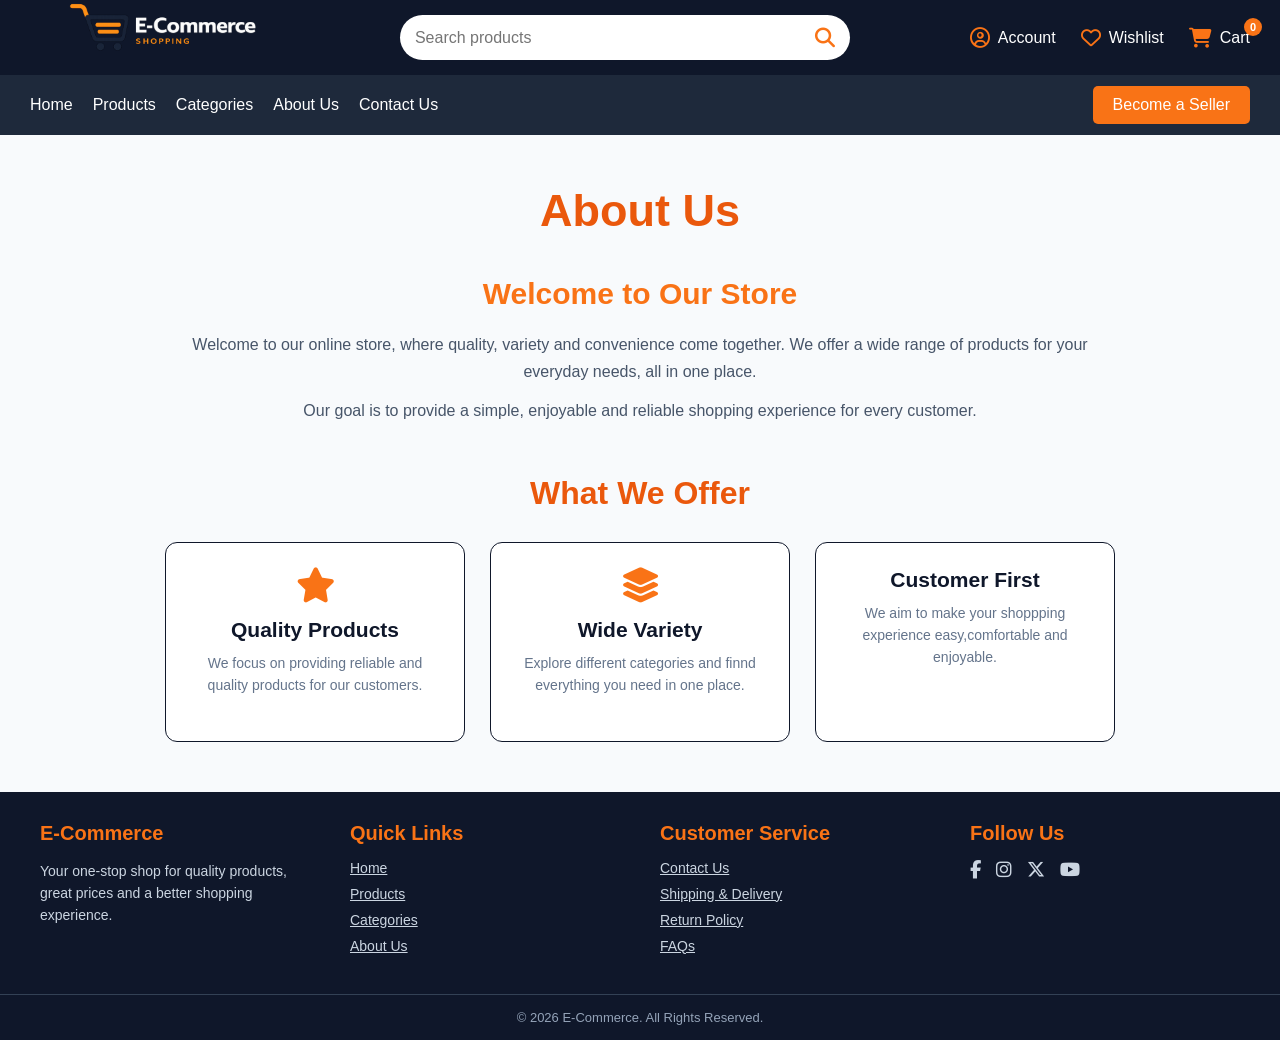
<file: about.html>
<!DOCTYPE html>
<html lang="en">
<head>
    <meta charset="UTF-8">
    <meta name="viewport" content="width=device-width, initial-scale=1.0">
    <title>About Us</title>
    <link rel="stylesheet" href="style.css">
    <link rel="stylesheet" href="https://cdnjs.cloudflare.com/ajax/libs/font-awesome/6.7.2/css/all.min.css">
</head>
<body>
     <header class="header">
        <div class="logo">
<a href="index.html">
                <img src="logo.png" alt="Logo">
            </a>
        </div>

        <div class="search-box">
            <input type="text" placeholder="Search products">
            <i class="fa-solid fa-magnifying-glass search-icon"></i>
        </div>

        <div class="header-icons">
            <a href= "account.html" class="account">
                <i class="fa-regular fa-circle-user"></i>
                <span>Account</span>
            </a>
              <a href="wishlist.html" class="wishlist">
                <i class="fa-regular fa-heart"></i>
                <span>Wishlist</span>
            </a>
           <a href="cart.html" class="cart">
                <i class="fa-solid fa-cart-shopping"></i>
                 <span>Cart</span>
                  <span class="cart-count">0</span>
             </a>
        </div>
    </header>

    <nav class="navbar">
        <ul class="nav-links">
             <li><a href="index.html">Home</a></li>
            <li><a href="products.html">Products</a></li>
            <li><a href="category.html">Categories</a></li>
            <li><a href="about.html">About Us</a></li>
            <li><a href="contact.html">Contact Us</a></li>
        </ul>
         <button class="menu-btn">
            <i class="fa-solid fa-bars"></i>
        </button>

     <button class="seller-btn" onclick="window.location.href='seller.html'">
    Become a Seller
</button>
    </nav>
       <div class="side-menu">

    <button class="close-btn">
        <i class="fa-solid fa-xmark"></i>
    </button>

    <ul>
        <li><a href="index.html">Home</a></li>
        <li><a href="products.html">Products</a></li>
        <li><a href="category.html">Categories</a></li>
        <li><a href="about.html">About Us</a></li>
        <li><a href="contact.html">Contact Us</a></li>
    </ul>

</div>
    <main class="about-page">
        <h1>About Us</h1>
        <section class="about-intro">
            <h2>Welcome to Our Store</h2>
            <p>
                Welcome to our online store, where quality, variety and convenience come together.
            We offer a wide range of products for your everyday needs, all in one place.
            </p>
            <p>
                 Our goal is to provide a simple, enjoyable and reliable shopping experience for
                every customer.
            </p>
        </section>
        <section class="about-features">
            <h2>What We Offer</h2>
            <div class="about-container">
                <div class="about-card">
                    <i class="fa-solid fa-star"></i>
                    <h3>Quality Products</h3>
                    <p> 
                        We focus on providing reliable and quality products for our customers.
                    </p>
                </div>
                <div class="about-card">
                    <i class="fa-solid fa-layer-group"></i>
                    <h3>Wide Variety</h3>
                    <p>
                        Explore different categories and finnd everything you need in one place.
                    </p>
                </div>
                <div class="about-card">
                    <h3>Customer First</h3>
                    <p>
                        We aim to make your shoppping experience easy,comfortable and enjoyable.
                    </p>
                </div>
            </div>
        </section>
    </main>
<footer class="footer">
    <div class=" footer-container">
        <div class="footer-section">
            <h3>E-Commerce</h3>
            <p>Your one-stop shop for quality products,
                great prices and a better shopping experience.</p>
 </div>
 <div class="footer-section">
       <h3>Quick Links</h3>
            <a href="index.html">Home</a>
            <a href="products.html">Products</a>
            <a href="category.html">Categories</a>
            <a href="about.html">About Us</a>
 </div>
 <div class=" footer-section">
     <h3>Customer Service</h3>
            <a href="contact.html">Contact Us</a>
            <a href="shipping.html">Shipping & Delivery</a>
            <a href="return-policy.html">Return Policy</a>
            <a href="faqs.html">FAQs</a>
 </div>
 <div class=" footer-section">
     <h3>Follow Us</h3>

            <div class="social-icons">
                <a href="#"><i class="fa-brands fa-facebook-f"></i></a>
                <a href="#"><i class="fa-brands fa-instagram"></i></a>
                <a href="#"><i class="fa-brands fa-x-twitter"></i></a>
                <a href="#"><i class="fa-brands fa-youtube"></i></a>
 </div>
    </div>
    </div>
    <div class="footer-bottom">
        <p>© 2026 E-Commerce. All Rights Reserved.</p>
    </div>

  </footer>
  <script src="script.js"></script>
</body>
</html>
</file>
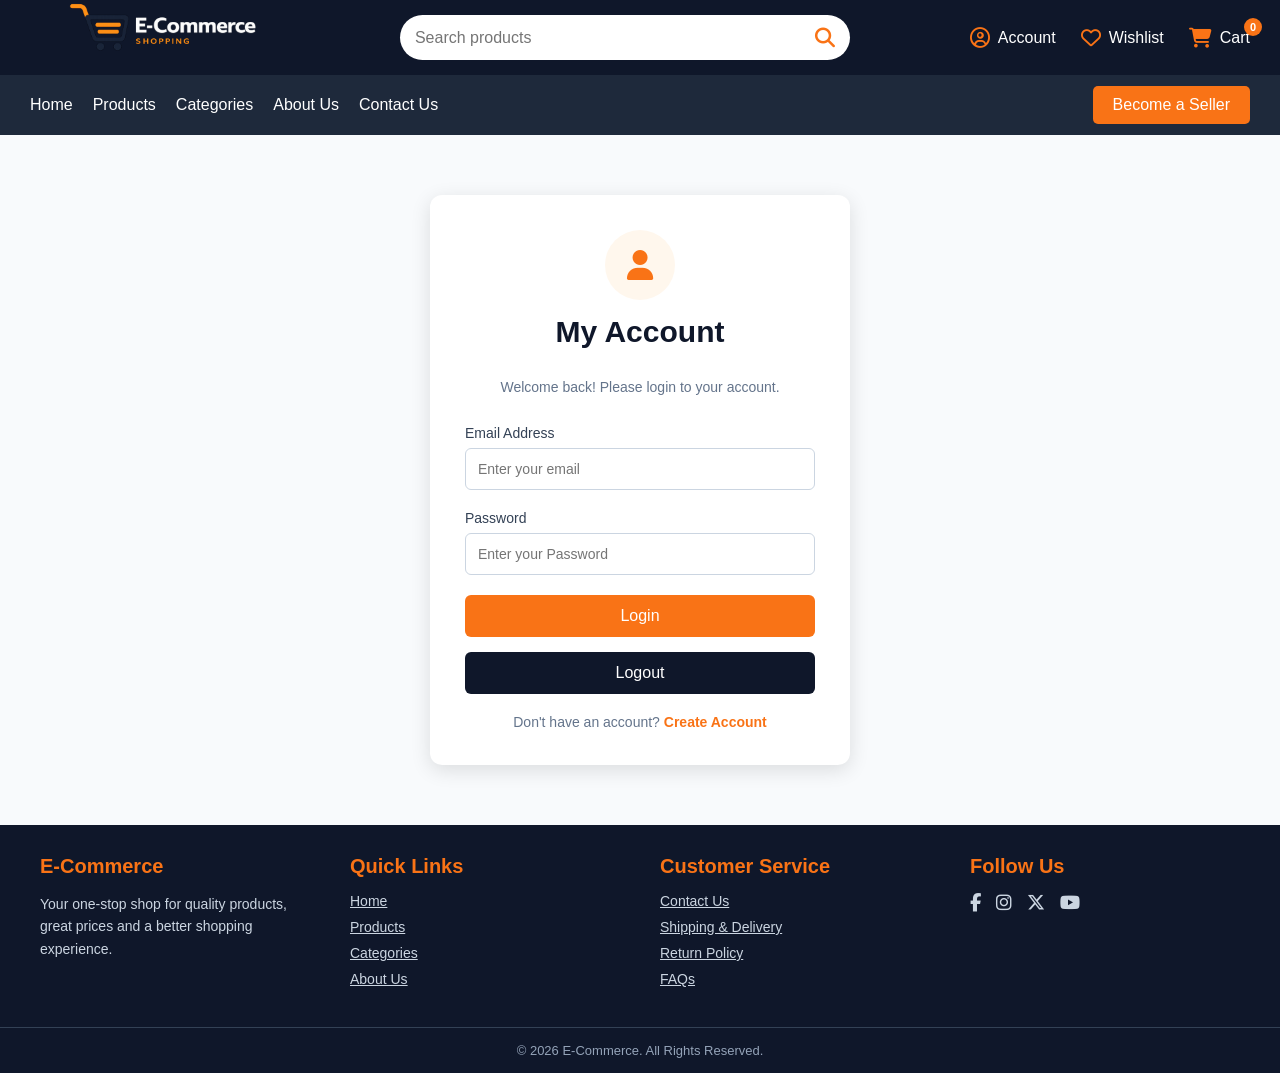
<file: account.html>
<!DOCTYPE html>
<html lang="en">
<head>
    <meta charset="UTF-8">
    <meta name="viewport" content="width=device-width, initial-scale=1.0">
    <title>My Account</title>
     <link rel="stylesheet" href="style.css">
    <link rel="stylesheet" href="https://cdnjs.cloudflare.com/ajax/libs/font-awesome/6.7.2/css/all.min.css">
</head>
<body>
     <header class="header">
        <div class="logo">
<a href="index.html">
                <img src="logo.png" alt="Logo">
            </a>
        </div>

        <div class="search-box">
            <input type="text" placeholder="Search products">
            <i class="fa-solid fa-magnifying-glass search-icon"></i>
        </div>

        <div class="header-icons">
            <a href="account.html" class="account">
                <i class="fa-regular fa-circle-user"></i>
                <span>Account</span>
            </a>
            <a href="wishlist.html" class="wishlist">
                <i class="fa-regular fa-heart"></i>
                <span>Wishlist</span>
            </a>
           <a href="cart.html" class="cart">
                <i class="fa-solid fa-cart-shopping"></i>
                 <span>Cart</span>
                  <span class="cart-count">0</span>
             </a>
        </div>
    </header>

    <nav class="navbar">
        <ul class="nav-links">
             <li><a href="index.html">Home</a></li>
            <li><a href="products.html">Products</a></li>
            <li><a href="category.html">Categories</a></li>
            <li><a href="about.html">About Us</a></li>
            <li><a href="contact.html">Contact Us</a></li>
        </ul>
         <button class="menu-btn">
            <i class="fa-solid fa-bars"></i>
        </button>

      <button class="seller-btn" onclick="window.location.href='seller.html'">
    Become a Seller
</button>
    </nav>
       <div class="side-menu">

    <button class="close-btn">
        <i class="fa-solid fa-xmark"></i>
    </button>

    <ul>
        <li><a href="index.html">Home</a></li>
        <li><a href="products.html">Products</a></li>
        <li><a href="category.html">Categories</a></li>
        <li><a href="about.html">About Us</a></li>
        <li><a href="contact.html">Contact Us</a></li>
    </ul>

</div>
<main class="account-page">

    <div class="account-box">

        <div class="account-icon">

            <i class="fa-solid fa-user"></i>

        </div>

        <h1>My Account</h1>

        <p class="account-welcome">

             Welcome back! Please login to your account. 

            </p>

            <form class="account-form">

                <label for="email">Email Address</label>

                <input
                 type="email" 
                 id="email"
                  placeholder="Enter your email"
                   required >

                   <label for="password">Password</label>

                   <input
                   type="password"
                   id="password"
                   placeholder="Enter your Password"
                   required>

                   <button type="submit" class="login-btn">

                    Login

                   </button>
                 <button type="button" class="logout-btn" id="logoutBtn">

                     Logout
    
</button>
            </form>

            <p class="create-account">

                 Don't have an account?

                  <a href="create-account.html">Create Account</a>

                 </p>
    </div>
    
</main>

    <footer class="footer">

        <div class="footer-container">

            <div class="footer-section">

                <h3>E-Commerce</h3>

                <p>
                    Your one-stop shop for quality products,
                    great prices and a better shopping experience.
                </p>

            </div>


            <div class="footer-section">

                <h3>Quick Links</h3>

                <a href="index.html">Home</a>

                <a href="products.html">Products</a>

                <a href="category.html">Categories</a>

                <a href="about.html">About Us</a>

            </div>


            <div class="footer-section">

                <h3>Customer Service</h3>

                <a href="contact.html">Contact Us</a>

                <a href="shipping.html">Shipping & Delivery</a>

                <a href="return-policy.html">Return Policy</a>

                <a href="faqs.html">FAQs</a>

            </div>


            <div class="footer-section">

                <h3>Follow Us</h3>

                <div class="social-icons">

                    <a href="#">
                        <i class="fa-brands fa-facebook-f"></i>
                    </a>

                    <a href="#">
                        <i class="fa-brands fa-instagram"></i>
                    </a>

                    <a href="#">
                        <i class="fa-brands fa-x-twitter"></i>
                    </a>

                    <a href="#">
                        <i class="fa-brands fa-youtube"></i>
                    </a>

                </div>

            </div>

        </div>


        <div class="footer-bottom">

            <p>© 2026 E-Commerce. All Rights Reserved.</p>

        </div>

    </footer>


    <script src="script.js"></script>

</body>

</html>
</file>
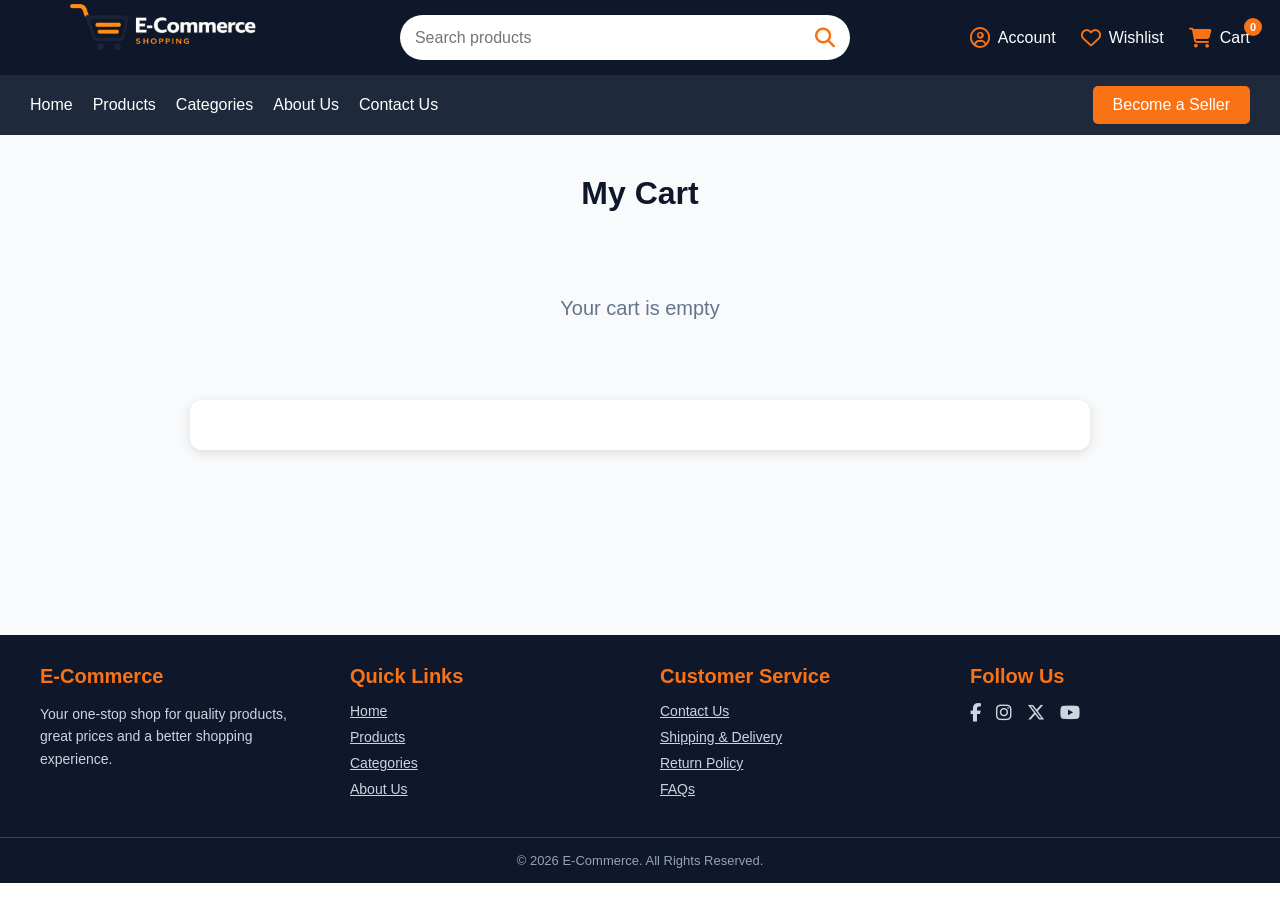
<file: cart.html>
<!DOCTYPE html>
<html lang="en">
<head>
    <meta charset="UTF-8">
    <meta name="viewport" content="width=device-width, initial-scale=1.0">
    <title>My Cart</title>
     <link rel="stylesheet" href="style.css">
    <link rel="stylesheet" href="https://cdnjs.cloudflare.com/ajax/libs/font-awesome/6.7.2/css/all.min.css">
</head>
<body>
     <header class="header">
        <div class="logo">
<a href="index.html">
                <img src="logo.png" alt="Logo">
            </a>
        </div>

        <div class="search-box">
            <input type="text" placeholder="Search products">
            <i class="fa-solid fa-magnifying-glass search-icon"></i>
        </div>

        <div class="header-icons">
            <a href="account.html" class="account">
                <i class="fa-regular fa-circle-user"></i>
                <span>Account</span>
            </a>
            <a href="wishlist.html" class="wishlist">
                <i class="fa-regular fa-heart"></i>
                <span>Wishlist</span>
            </a>
             <a href="cart.html" class="cart">
                <i class="fa-solid fa-cart-shopping"></i>
                 <span>Cart</span>
                  <span class="cart-count">0</span>
             </a>
        </div>
    </header>

    <nav class="navbar">
        <ul class="nav-links">
             <li><a href="index.html">Home</a></li>
            <li><a href="products.html">Products</a></li>
            <li><a href="category.html">Categories</a></li>
            <li><a href="about.html">About Us</a></li>
            <li><a href="contact.html">Contact Us</a></li>
        </ul>
         <button class="menu-btn">
            <i class="fa-solid fa-bars"></i>
        </button>

    <button class="seller-btn" onclick="window.location.href='seller.html'">
    Become a Seller
</button>
    </nav>
       <div class="side-menu">

    <button class="close-btn">
        <i class="fa-solid fa-xmark"></i>
    </button>

    <ul>
        <li><a href="index.html">Home</a></li>
        <li><a href="products.html">Products</a></li>
        <li><a href="category.html">Categories</a></li>
        <li><a href="about.html">About Us</a></li>
        <li><a href="contact.html">Contact Us</a></li>
    </ul>

</div>
<main class="cart-page">

    <h1>My Cart</h1>

    <div class="cart-container" id="cartContainer">

    </div>

    <div class="cart-summary" id="cartSummary">

    </div>

</main>

<footer class="footer">

        <div class="footer-container">

            <div class="footer-section">

                <h3>E-Commerce</h3>

                <p>
                    Your one-stop shop for quality products,
                    great prices and a better shopping experience.
                </p>

            </div>


            <div class="footer-section">

                <h3>Quick Links</h3>

                <a href="index.html">Home</a>

                <a href="products.html">Products</a>

                <a href="category.html">Categories</a>

                <a href="about.html">About Us</a>

            </div>


            <div class="footer-section">

                <h3>Customer Service</h3>

                <a href="contact.html">Contact Us</a>

                <a href="shipping.html">Shipping & Delivery</a>

                <a href="return-policy.html">Return Policy</a>

                <a href="faqs.html">FAQs</a>

            </div>


            <div class="footer-section">

                <h3>Follow Us</h3>

                <div class="social-icons">

                    <a href="#">
                        <i class="fa-brands fa-facebook-f"></i>
                    </a>

                    <a href="#">
                        <i class="fa-brands fa-instagram"></i>
                    </a>

                    <a href="#">
                        <i class="fa-brands fa-x-twitter"></i>
                    </a>

                    <a href="#">
                        <i class="fa-brands fa-youtube"></i>
                    </a>

                </div>

            </div>

        </div>


        <div class="footer-bottom">

            <p>© 2026 E-Commerce. All Rights Reserved.</p>

        </div>

    </footer>


    <script src="script.js"></script>

</body>

</html>
</file>
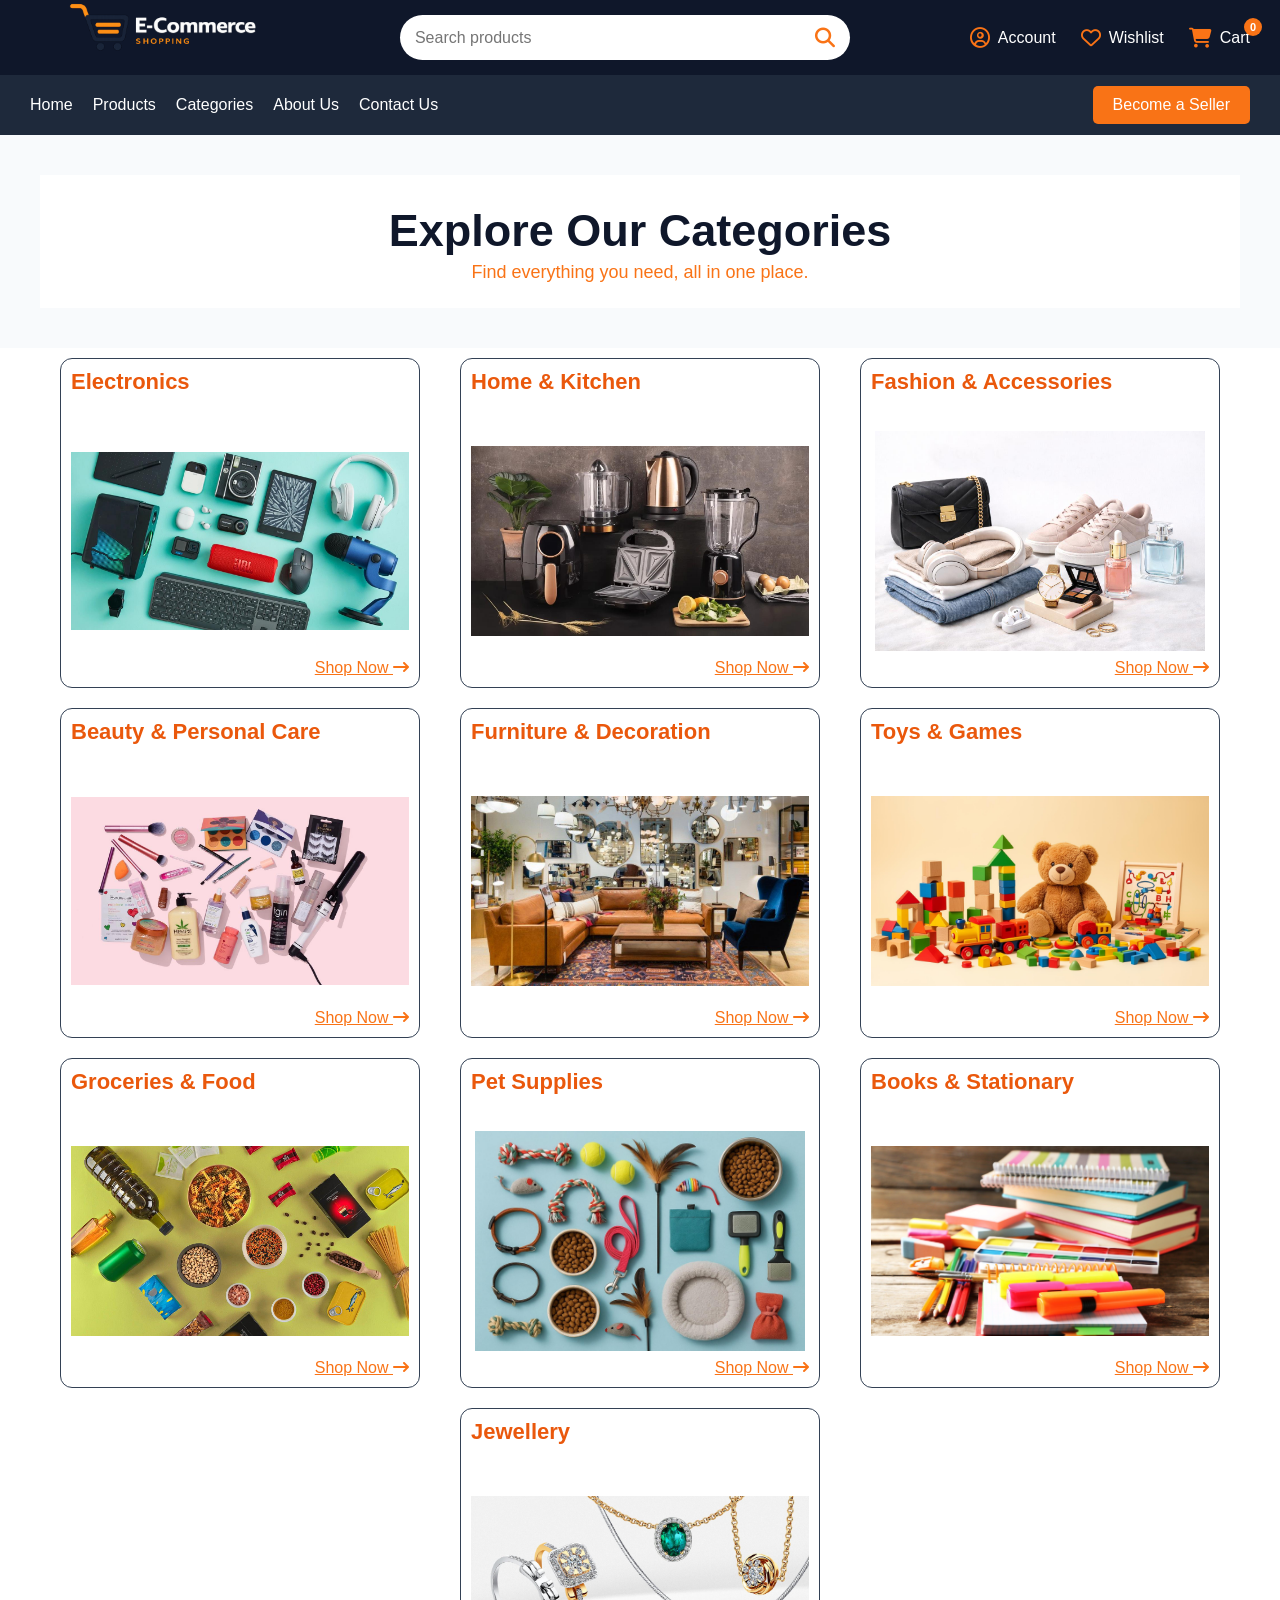
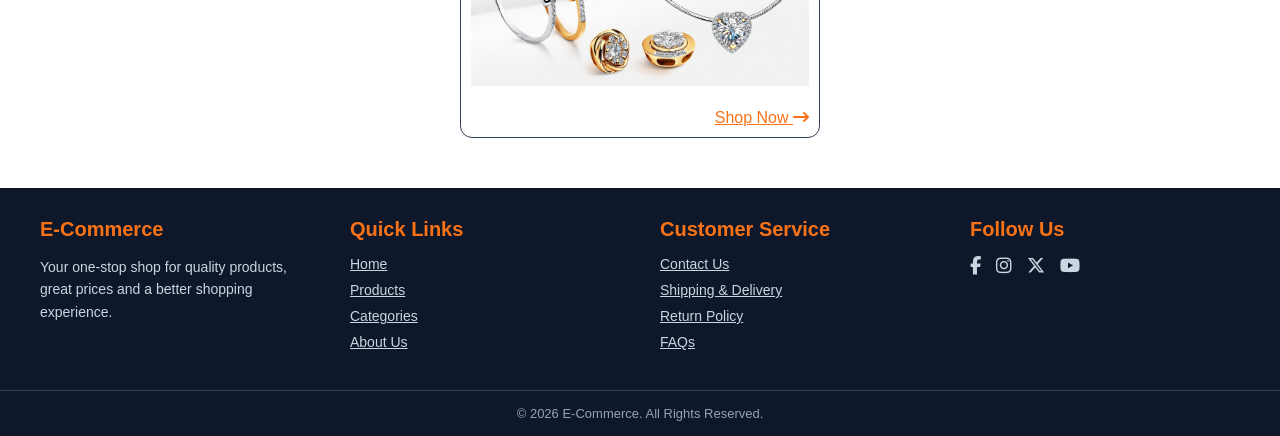
<file: category.html>
<!DOCTYPE html>
<html lang="en">
<head>
    <meta charset="UTF-8">
    <meta name="viewport" content="width=device-width, initial-scale=1.0">
    <title>Category</title>
    <link rel="stylesheet" href="style.css">
    <link rel="stylesheet" href="https://cdnjs.cloudflare.com/ajax/libs/font-awesome/6.7.2/css/all.min.css">
</head>
<body>
    <header class="header">
        <div class="logo">
<a href="index.html">
                <img src="logo.png" alt="Logo">
            </a>
        </div>

        <div class="search-box">
            <input type="text" placeholder="Search products">
            <i class="fa-solid fa-magnifying-glass search-icon"></i>
        </div>

        <div class="header-icons">
            <a href="account.html" class="account">
                <i class="fa-regular fa-circle-user"></i>
                <span>Account</span>
            </a>
             <a href="wishlist.html" class="wishlist">
                <i class="fa-regular fa-heart"></i>
                <span>Wishlist</span>
            </a>
            <a href="cart.html" class="cart">
                <i class="fa-solid fa-cart-shopping"></i>
                 <span>Cart</span>
                  <span class="cart-count">0</span>
             </a>
        </div>
    </header>

    <nav class="navbar">
        <ul class="nav-links">
             <li><a href="index.html">Home</a></li>
            <li><a href="products.html">Products</a></li>
            <li><a href="category.html">Categories</a></li>
            <li><a href="about.html">About Us</a></li>
            <li><a href="contact.html">Contact Us</a></li>
        </ul>
         <button class="menu-btn">
            <i class="fa-solid fa-bars"></i>
        </button>

       <button class="seller-btn" onclick="window.location.href='seller.html'">
    Become a Seller
</button>
    </nav>
       <div class="side-menu">

    <button class="close-btn">
        <i class="fa-solid fa-xmark"></i>
    </button>

    <ul>
        <li><a href="index.html">Home</a></li>
        <li><a href="products.html">Products</a></li>
        <li><a href="category.html">Categories</a></li>
        <li><a href="about.html">About Us</a></li>
        <li><a href="contact.html">Contact Us</a></li>
    </ul>

</div>

    <main class="categories-page">
    <section class="category-intro">
        <h1>Explore Our Categories</h1>
        <p>
            Find everything you need, all in one place.
        </p>
    </section>
</main>

<section class="categories-section">

    <div class="category-page-container">

        <div class="category-page-box">
            <h3>Electronics</h3>
            <img src="electronic.png" alt="Electronics">
            <a href="products.html#Electronics">Shop Now <i class="fa-solid fa-arrow-right-long"></i></a>
        </div>

        <div class="category-page-box">
            <h3>Home & Kitchen</h3>
            <img src="kitchen.png" alt="Home & Kitchen">
            <a href="products.html#Home & Kitchen">Shop Now <i class="fa-solid fa-arrow-right-long"></i></a>
        </div>

        <div class="category-page-box">
            <h3>Fashion & Accessories</h3>
            <img src="accessories.png" alt="Fashion & Accessories">
            <a href="products.html#Fashion & Accessories">Shop Now <i class="fa-solid fa-arrow-right-long"></i></a>
        </div>
        <div class="category-page-box">
            <h3>Beauty & Personal Care</h3>
            <img src="Personal_care.png" alt="Beauty & Personal Care">
            <a href="products.html#Beauty & Personal Care">Shop Now <i class="fa-solid fa-arrow-right-long"></i></a>
        </div>
        <div class="category-page-box">
            <h3>Furniture & Decoration</h3>
            <img src="decoration.png" alt="Furniture & Decoration">
            <a href="products.html#Furniture & Decoration">Shop Now <i class="fa-solid fa-arrow-right-long"></i></a>
        </div>
        <div class="category-page-box">
            <h3>Toys & Games</h3>
            <img src="game.png" alt="Toys & Games">
            <a href="products.html#Toys & Games">Shop Now <i class="fa-solid fa-arrow-right-long"></i></a>
        </div>
        <div class="category-page-box">
            <h3>Groceries & Food</h3>
            <img src="food.png" alt="Groceries & Food">
            <a href="products.html#Groceries & Food">Shop Now <i class="fa-solid fa-arrow-right-long"></i></a>
        </div>
        <div class="category-page-box">
            <h3>Pet Supplies</h3>
            <img src="pet.png" alt="Pet Supplies">
            <a href="products.html#Pet Supplies">Shop Now <i class="fa-solid fa-arrow-right-long"></i></a>
        </div>
        <div class="category-page-box">
            <h3>Books & Stationary</h3>
            <img src="book.png" alt="Books & Stationary">
            <a href="products.html#Books & Stationary">Shop Now <i class="fa-solid fa-arrow-right-long"></i></a>
        </div>
        <div class="category-page-box">
            <h3>Jewellery</h3>
            <img src="Jewelry.png" alt="Jewellery">
            <a href="products.html#jewellery">Shop Now <i class="fa-solid fa-arrow-right-long"></i></a>
        </div>
    </div>

</section>

<footer class="footer">
    <div class=" footer-container">
        <div class="footer-section">
            <h3>E-Commerce</h3>
            <p>Your one-stop shop for quality products,
                great prices and a better shopping experience.</p>
 </div>
 <div class="footer-section">
       <h3>Quick Links</h3>
            <a href="index.html">Home</a>

            <a href="products.html">Products</a>

            <a href="category.html">Categories</a>

            <a href="about.html">About Us</a>
 </div>

 <div class=" footer-section">

     <h3>Customer Service</h3>
            <a href="contact.html">Contact Us</a>

            <a href="shipping.html">Shipping & Delivery</a>

            <a href="return-policy.html">Return Policy</a>

            <a href="faqs.html">FAQs</a>
 </div>

 <div class=" footer-section">
    
     <h3>Follow Us</h3>

            <div class="social-icons">
                <a href="#"><i class="fa-brands fa-facebook-f"></i></a>

                <a href="#"><i class="fa-brands fa-instagram"></i></a>

                <a href="#"><i class="fa-brands fa-x-twitter"></i></a>

                <a href="#"><i class="fa-brands fa-youtube"></i></a>
 </div>
    </div>
    </div>
    <div class="footer-bottom">
        <p>© 2026 E-Commerce. All Rights Reserved.</p>
    </div>

  </footer>
  <script src="script.js"></script>
</body>
</html>
</file>
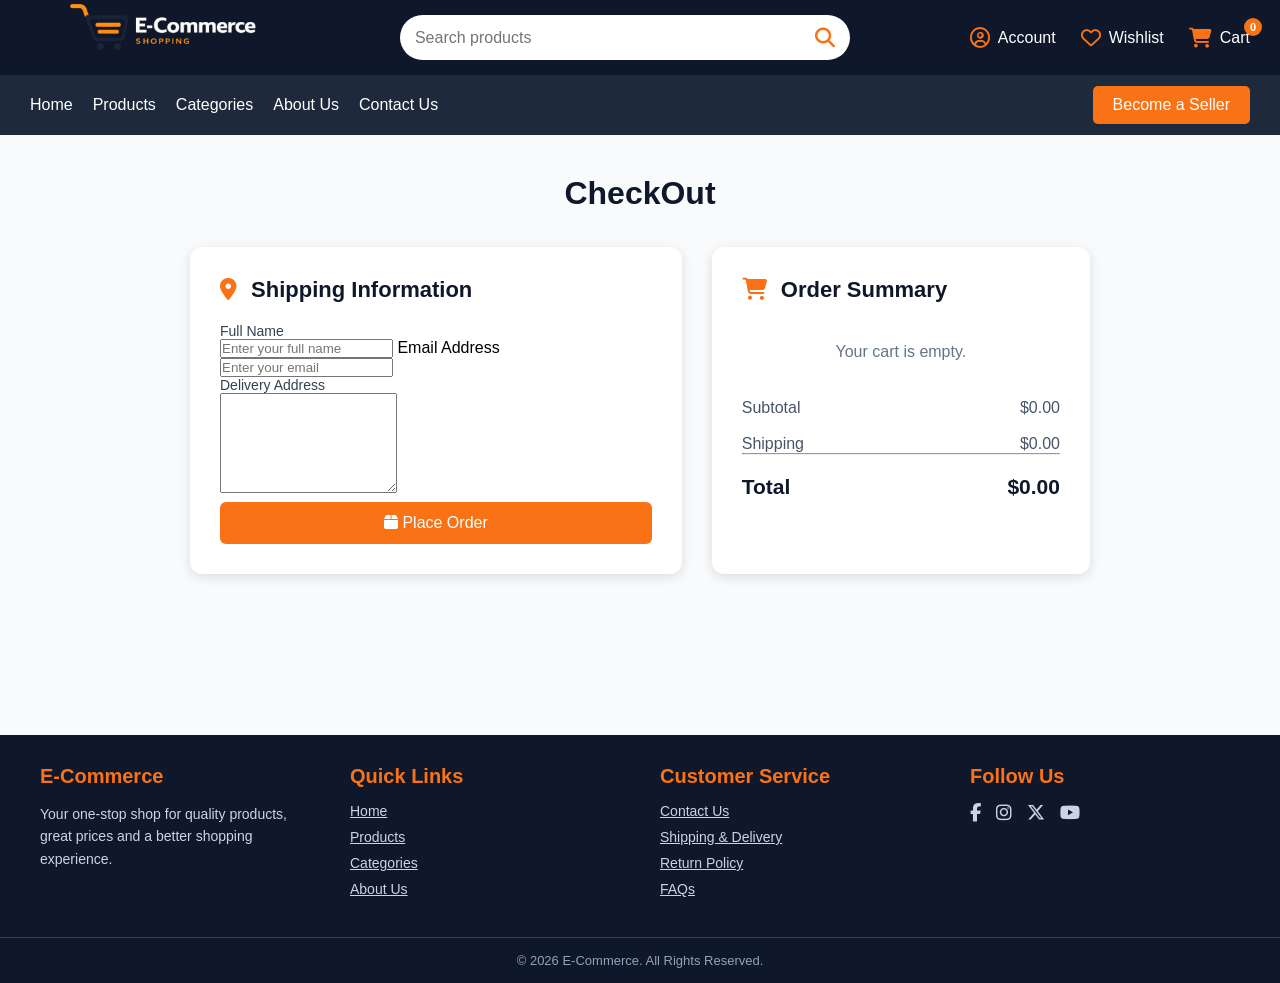
<file: checkout.html>
<!DOCTYPE html>
<html lang="en">
<head>
    <meta charset="UTF-8">
    <meta name="viewport" content="width=device-width, initial-scale=1.0">
    <title>Checkout</title>
     <link rel="stylesheet" href="style.css">
    <link rel="stylesheet" href="https://cdnjs.cloudflare.com/ajax/libs/font-awesome/6.7.2/css/all.min.css">
</head>
<body>
     <header class="header">
        <div class="logo">
<a href="index.html">
                <img src="logo.png" alt="Logo">
            </a>
        </div>

        <div class="search-box">
            <input type="text" placeholder="Search products">
            <i class="fa-solid fa-magnifying-glass search-icon"></i>
        </div>

        <div class="header-icons">
            <a href="account.html" class="account">
                <i class="fa-regular fa-circle-user"></i>
                <span>Account</span>
            </a>
            <a href="wishlist.html" class="wishlist">
                <i class="fa-regular fa-heart"></i>
                <span>Wishlist</span>
            </a>
          <a href="cart.html" class="cart">
                <i class="fa-solid fa-cart-shopping"></i>
                 <span>Cart</span>
                  <span class="cart-count">0</span>
             </a>
        </div>
    </header>

    <nav class="navbar">
        <ul class="nav-links">
             <li><a href="index.html">Home</a></li>
            <li><a href="products.html">Products</a></li>
            <li><a href="category.html">Categories</a></li>
            <li><a href="about.html">About Us</a></li>
            <li><a href="contact.html">Contact Us</a></li>
        </ul>
         <button class="menu-btn">
            <i class="fa-solid fa-bars"></i>
        </button>

       <button class="seller-btn" onclick="window.location.href='seller.html'">
    Become a Seller
</button>
    </nav>
       <div class="side-menu">

    <button class="close-btn">
        <i class="fa-solid fa-xmark"></i>
    </button>

    <ul>
        <li><a href="index.html">Home</a></li>
        <li><a href="products.html">Products</a></li>
        <li><a href="category.html">Categories</a></li>
        <li><a href="about.html">About Us</a></li>
        <li><a href="contact.html">Contact Us</a></li>
    </ul>

</div>

<main class="checkout-page">
    <h1>CheckOut</h1>
    <div class="checkout-container">
        <div class="checkout-box">
            <h2>
                <i class="fa-solid fa-location-dot"></i>
                 Shipping Information
            </h2>
 <form id="checkoutForm">
     <label for="checkoutName"> Full Name </label>
         <input type="text" 
            id="checkoutName"
             placeholder="Enter your full name"
                 required >

 <form id="checkoutEmail">
    Email Address
        <input type="email"
         id="checkoutEmail"
        placeholder="Enter your email"
        required>

            <label for="checkoutAddress"> 
                    Delivery Address 
            </label>
     <textarea id="checkoutAddress"
        placeholder="Enter your complete address"
             required >

             </textarea>
                    <button type="submit" class="place-order-btn">
                      <i class="fa-solid fa-box"></i>
                       Place Order </button>
                   </form>
        </div>
       
 <div class="checkout-box order-summary">
    <h2>
     <i class="fa-solid fa-cart-shopping"></i>
         Order Summary
     </h2>

    <div id="checkoutItems"> 

     </div>
           
     <div class="summary-line">
         <span>Subtotal</span>
            <span id="checkoutSubtotal">$0.00</span>
             </div>
    <div class="summary-line">
            <span>Shipping</span>
                <span id="checkoutShipping">$5.00</span>
         </div>
             <hr>
         <div class="summary-total">
                 <span>Total</span>
                    <span id="checkoutTotal">$0.00</span>
                </div>
        </div>

    </div>
</main>
<script src="script.js"></script>
<footer class="footer">
    <div class=" footer-container">
        <div class="footer-section">
            <h3>E-Commerce</h3>
            <p>Your one-stop shop for quality products,
                great prices and a better shopping experience.</p>
 </div>
 <div class="footer-section">
       <h3>Quick Links</h3>
            <a href="index.html">Home</a>
            <a href="products.html">Products</a>
            <a href="category.html">Categories</a>
            <a href="about.html">About Us</a>
 </div>
 <div class=" footer-section">
     <h3>Customer Service</h3>
            <a href="contact.html">Contact Us</a>
            <a href="shipping.html">Shipping & Delivery</a>
            <a href="return-policy.html">Return Policy</a>
            <a href="faqs.html">FAQs</a>
 </div>
 <div class=" footer-section">
     <h3>Follow Us</h3>

            <div class="social-icons">
                <a href="#"><i class="fa-brands fa-facebook-f"></i></a>
                <a href="#"><i class="fa-brands fa-instagram"></i></a>
                <a href="#"><i class="fa-brands fa-x-twitter"></i></a>
                <a href="#"><i class="fa-brands fa-youtube"></i></a>
 </div>
    </div>
    </div>
    <div class="footer-bottom">
        <p>© 2026 E-Commerce. All Rights Reserved.</p>
    </div>

  </footer>
  <script src="script.js"></script>
</body>
</html>
</file>
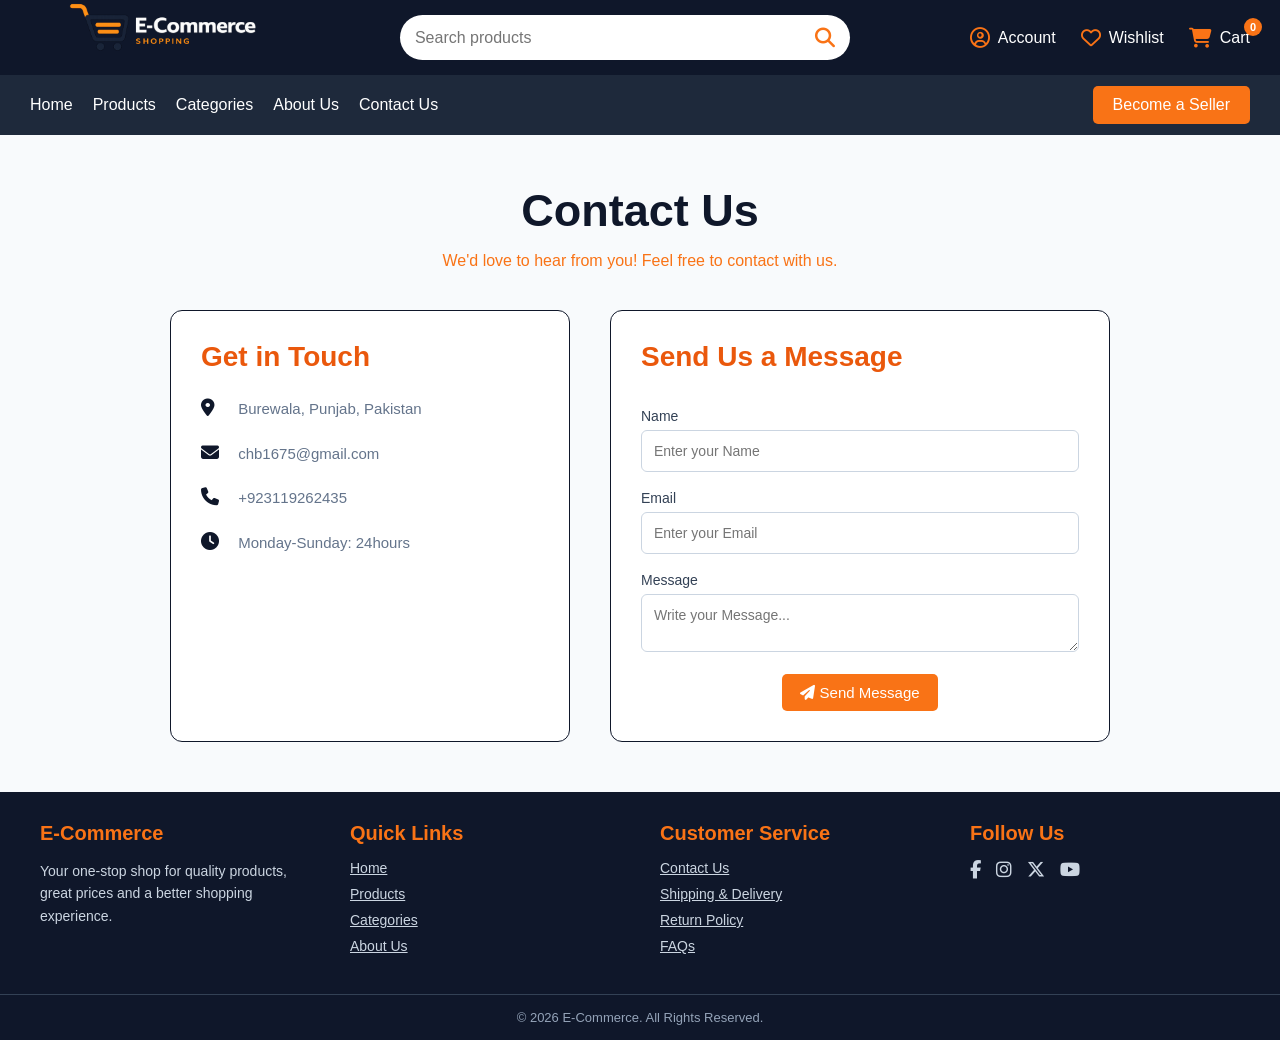
<file: contact.html>
<!DOCTYPE html>
<html lang="en">
<head>
    <meta charset="UTF-8">
    <meta name="viewport" content="width=device-width, initial-scale=1.0">
    <title>Contact Us</title>
     <link rel="stylesheet" href="style.css">
    <link rel="stylesheet" href="https://cdnjs.cloudflare.com/ajax/libs/font-awesome/6.7.2/css/all.min.css">
</head>
<body>
     <header class="header">
        <div class="logo">
<a href="index.html">
                <img src="logo.png" alt="Logo">
            </a>
        </div>

        <div class="search-box">
            <input type="text" placeholder="Search products">
            <i class="fa-solid fa-magnifying-glass search-icon"></i>
        </div>

        <div class="header-icons">
            <a href="account.html" class="account">
                <i class="fa-regular fa-circle-user"></i>
                <span>Account</span>
            </a>
            <a href="wishlist.html" class="wishlist">
                <i class="fa-regular fa-heart"></i>
                <span>Wishlist</span>
            </a>
            <a href="cart.html" class="cart">
                <i class="fa-solid fa-cart-shopping"></i>
                 <span>Cart</span>
                  <span class="cart-count">0</span>
             </a>
        </div>
    </header>

    <nav class="navbar">
        <ul class="nav-links">
             <li><a href="index.html">Home</a></li>
            <li><a href="products.html">Products</a></li>
            <li><a href="category.html">Categories</a></li>
            <li><a href="about.html">About Us</a></li>
            <li><a href="contact.html">Contact Us</a></li>
        </ul>
         <button class="menu-btn">
            <i class="fa-solid fa-bars"></i>
        </button>

       <button class="seller-btn" onclick="window.location.href='seller.html'">
    Become a Seller
</button>
    </nav>
       <div class="side-menu">

    <button class="close-btn">
        <i class="fa-solid fa-xmark"></i>
    </button>

    <ul>
        <li><a href="index.html">Home</a></li>
        <li><a href="products.html">Products</a></li>
        <li><a href="category.html">Categories</a></li>
        <li><a href="about.html">About Us</a></li>
        <li><a href="contact.html">Contact Us</a></li>
    </ul>

</div>

    <main class="contact-page">
<h1> Contact Us</h1>
<p class="contact-intro">
    We'd love to hear from you!
    Feel free to contact with us.
</p>
<div class="contact-container">
    <div class="contact-info">
        <h2>Get in Touch</h2>
        <p>
            <i class="fa-solid fa-location-dot"></i>
            Burewala, Punjab, Pakistan
        </p>
        <p>
            <i class="fa-solid fa-envelope"></i>
            chb1675@gmail.com
          </p>
        <p>
            <i class="fa-solid fa-phone"></i>
        +923119262435
            </p>
            <p>
                <i class="fa-solid fa-clock"></i>
                Monday-Sunday: 24hours
            </p>
    </div>
    <div class="contact-form">
        <h2>Send Us a Message</h2>
        <form>
            <label for="name">Name</label>
            <input 
            type="text"
            id="name"
            placeholder="Enter your Name"
           required>
<label for="email">Email</label>
             <input 
            type="email"
            id="email"
            placeholder="Enter your Email"
            required>
<label for="message">Message</label>
           <textarea
           id="message"
           row="7"
           placeholder="Write your Message..."
           required></textarea>
           <button type="submit">
            <i class="fa-solid fa-paper-plane"></i>
            Send Message
           </button>
        </form>
    </div>
</div>
    </main>
<footer class="footer">
    <div class=" footer-container">
        <div class="footer-section">
            <h3>E-Commerce</h3>
            <p>Your one-stop shop for quality products,
                great prices and a better shopping experience.</p>
 </div>
 <div class="footer-section"> 
    <h3>Quick Links</h3>
            <a href="index.html">Home</a>
            <a href="products.html">Products</a>
            <a href="category.html">Categories</a>
            <a href="about.html">About Us</a>
 </div>
 <div class=" footer-section">
     <h3>Customer Service</h3>
            <a href="contact.html">Contact Us</a>
            <a href="shipping.html">Shipping & Delivery</a>
            <a href="return-policy.html">Return Policy</a>
            <a href="faqs.html">FAQs</a>
 </div>
 <div class=" footer-section">
     <h3>Follow Us</h3>

            <div class="social-icons">
                <a href="#"><i class="fa-brands fa-facebook-f"></i></a>
                <a href="#"><i class="fa-brands fa-instagram"></i></a>
                <a href="#"><i class="fa-brands fa-x-twitter"></i></a>
                <a href="#"><i class="fa-brands fa-youtube"></i></a>
 </div>
    </div>
    </div>
    <div class="footer-bottom">
        <p>© 2026 E-Commerce. All Rights Reserved.</p>
    </div>

  </footer>
  <script src="script.js"></script>
</body>
</html>
</file>
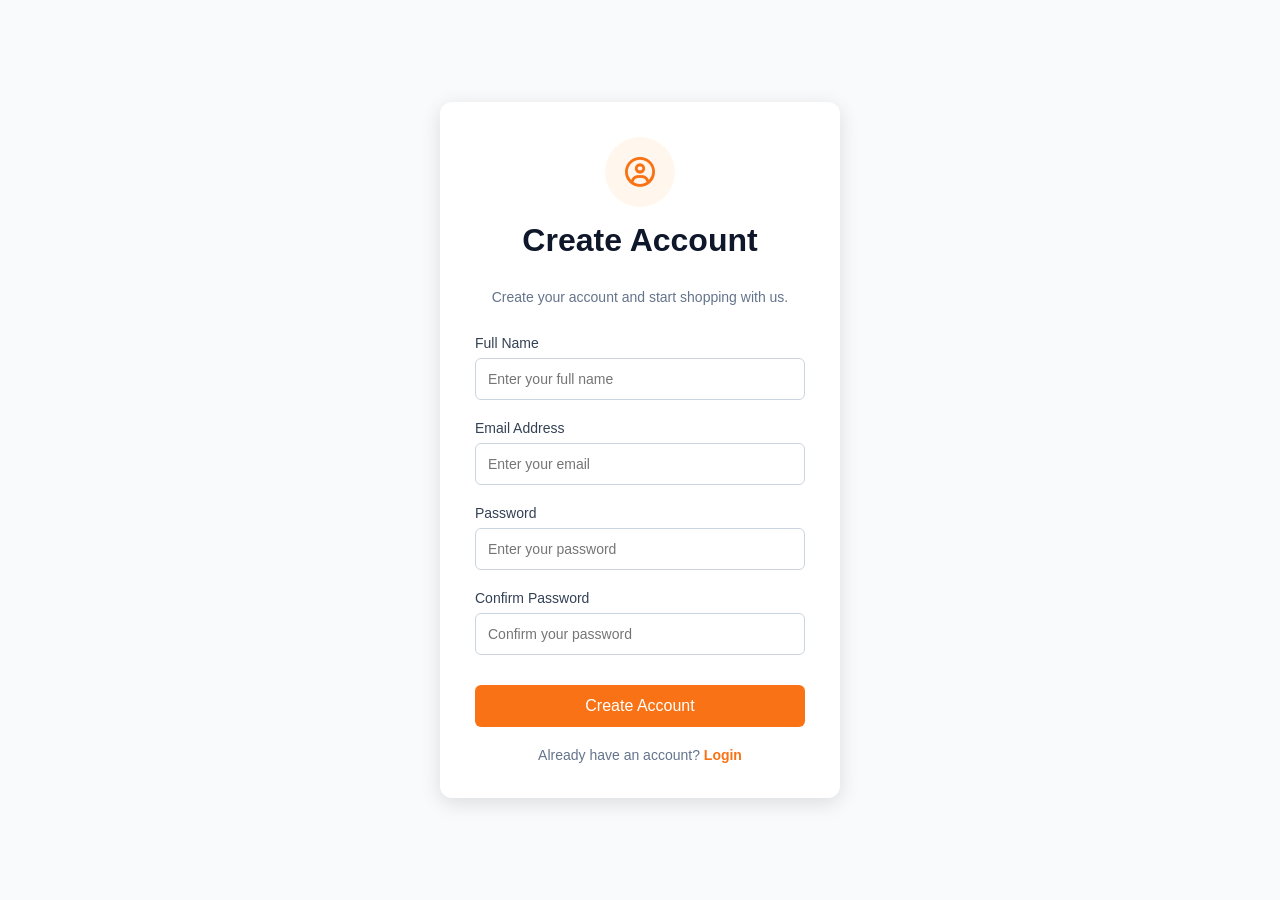
<file: create-account.html>
<!DOCTYPE html>
<html lang="en">
<head>
    <meta charset="UTF-8">
    <meta name="viewport" content="width=device-width, initial-scale=1.0">
    <title>Create Account</title>
    <link rel="stylesheet" href="style.css">
    <link rel="stylesheet" href="https://cdnjs.cloudflare.com/ajax/libs/font-awesome/6.7.2/css/all.min.css">
</head>
<body>
    <main class="create-account-page">
        <div class="create-account-box">
            <div class="account-icon">
                <i class="fa-regular fa-circle-user"></i>

            </div>
<h1>Create Account</h1>
<p class="account-welcome">
     Create your account and start shopping with us.
     </p>
     <form class="create-account-form">

        <label for="name">Full Name</label>
        <input type="text"
         id="name"
          placeholder="Enter your full name"
           required>


        <label for="email">Email Address</label>
        <input type="email"
         id="createEmail"
          placeholder="Enter your email"
           required>

        <label for="createPassword">Password</label>
        <input type="password"
         id="createPassword"
          placeholder="Enter your password"
           required>

           <label for="confirmPassword">Confirm Password</label>
           <input type="password"
            id="confirmPassword"
             placeholder="Confirm your password"
              required>

        <button type="submit" class="create-account-btn">
            Create Account
        </button>
     </form>
     <p class="account-login">
        Already have an account?
        <a href="account.html">Login</a>
     </p>
        </div>
    </main>

    <script src="script.js"></script>
    
</body>
</html>
</file>
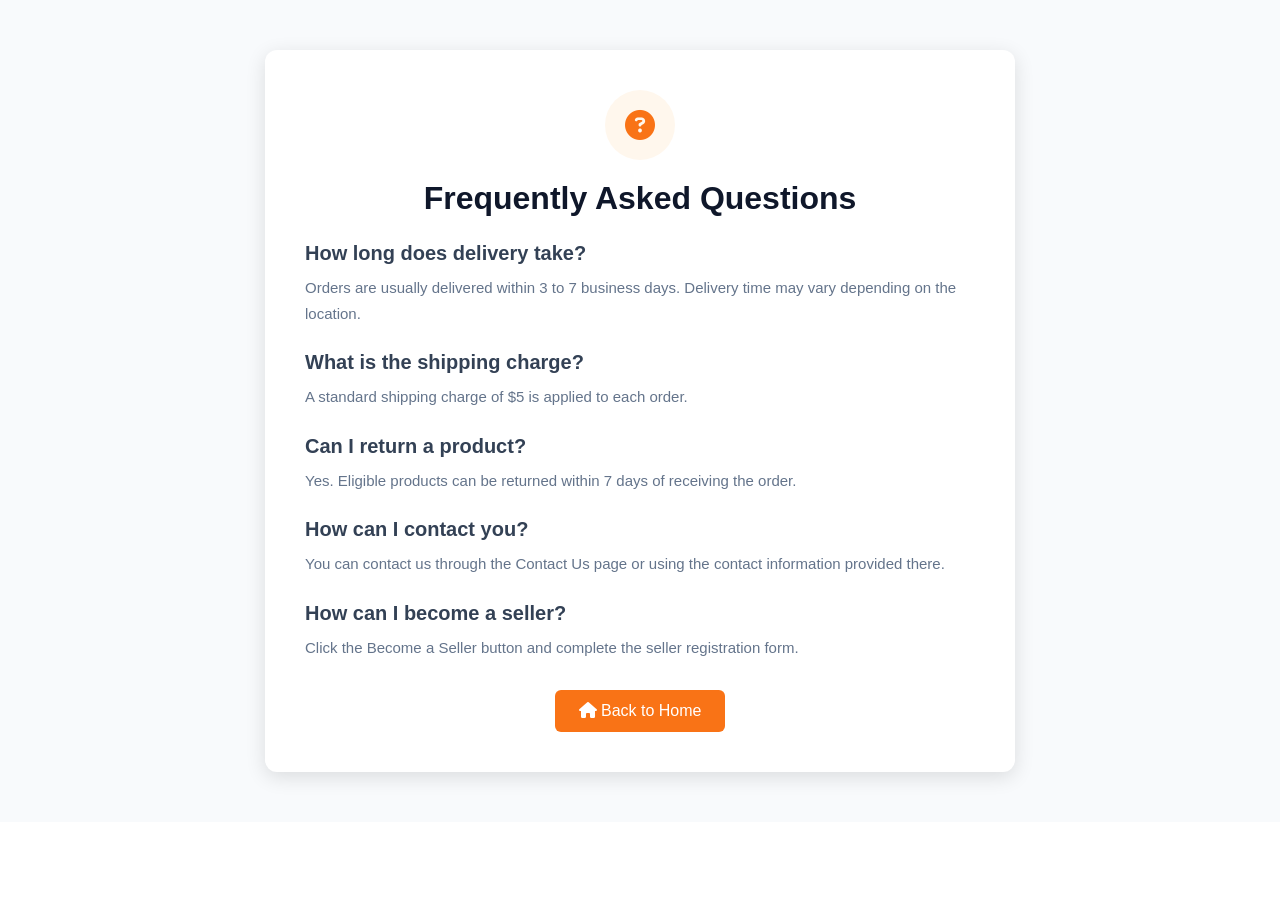
<file: faqs.html>
<!DOCTYPE html>
<html lang="en">
<head>
    <meta charset="UTF-8">
    <meta name="viewport" content="width=device-width, initial-scale=1.0">

    <title>FAQs</title>

    <link rel="stylesheet" href="style.css">

    <link rel="stylesheet"
        href="https://cdnjs.cloudflare.com/ajax/libs/font-awesome/6.7.2/css/all.min.css">
</head>

<body>

    <main class="policy-page">

        <div class="policy-box">

            <div class="policy-icon">
                <i class="fa-solid fa-circle-question"></i>
            </div>

            <h1>Frequently Asked Questions</h1>

            <h2>How long does delivery take?</h2>

            <p>
                Orders are usually delivered within 3 to 7 business days.
                Delivery time may vary depending on the location.
            </p>

            <h2>What is the shipping charge?</h2>

            <p>
                A standard shipping charge of $5 is applied to each order.
            </p>

            <h2>Can I return a product?</h2>

            <p>
                Yes. Eligible products can be returned within 7 days
                of receiving the order.
            </p>

            <h2>How can I contact you?</h2>

            <p>
                You can contact us through the Contact Us page or
                using the contact information provided there.
            </p>

            <h2>How can I become a seller?</h2>

            <p>
                Click the Become a Seller button and complete the
                seller registration form.
            </p>

            <button class="policy-home-btn"
                onclick="window.location.href='index.html'">

                <i class="fa-solid fa-house"></i>
                Back to Home

            </button>

        </div>

    </main>

    <script src="script.js"></script>

</body>
</html>
</file>
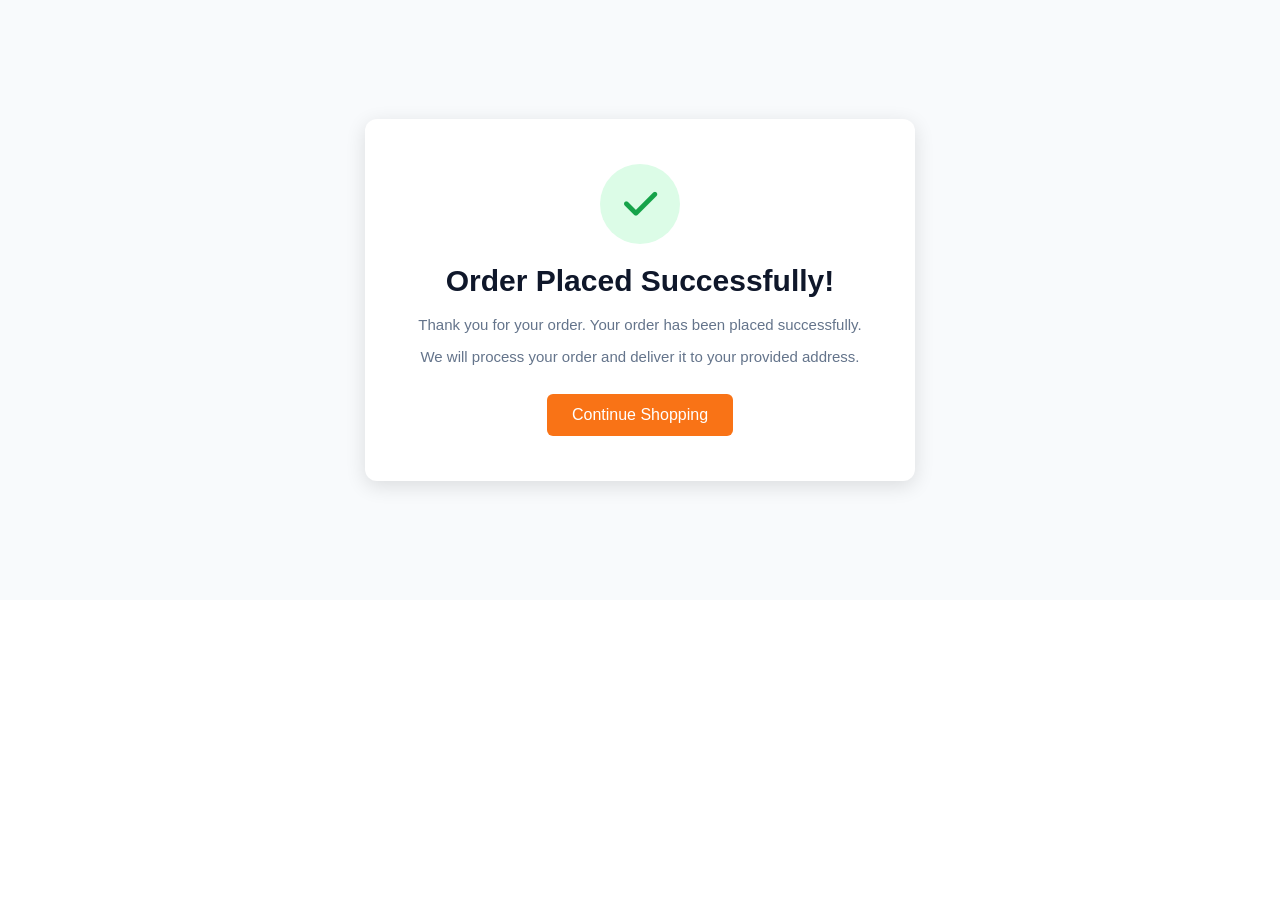
<file: order-success.html>
<!DOCTYPE html>
<html lang="en">
<head>
  <meta charset="UTF-8">
  <meta name="viewport" content="width=device-width, initial-scale=1.0">
  <title>Order Successful</title>

  <link rel="stylesheet" href="style.css">

  <link rel="stylesheet"
    href="https://cdnjs.cloudflare.com/ajax/libs/font-awesome/6.7.2/css/all.min.css">
</head>

<body>

  <main class="order-success-page">

    <div class="order-success-box">

      <div class="success-icon">
        <i class="fa-solid fa-check"></i>
      </div>

      <h1>Order Placed Successfully!</h1>

      <p>
        Thank you for your order. Your order has been placed successfully.
      </p>

      <p class="order-message">
        We will process your order and deliver it to your provided address.
      </p>

      <button class="continue-shopping-btn">
        Continue Shopping
      </button>

    </div>

  </main>

  <script src="script.js"></script>

</body>
</html>
</file>
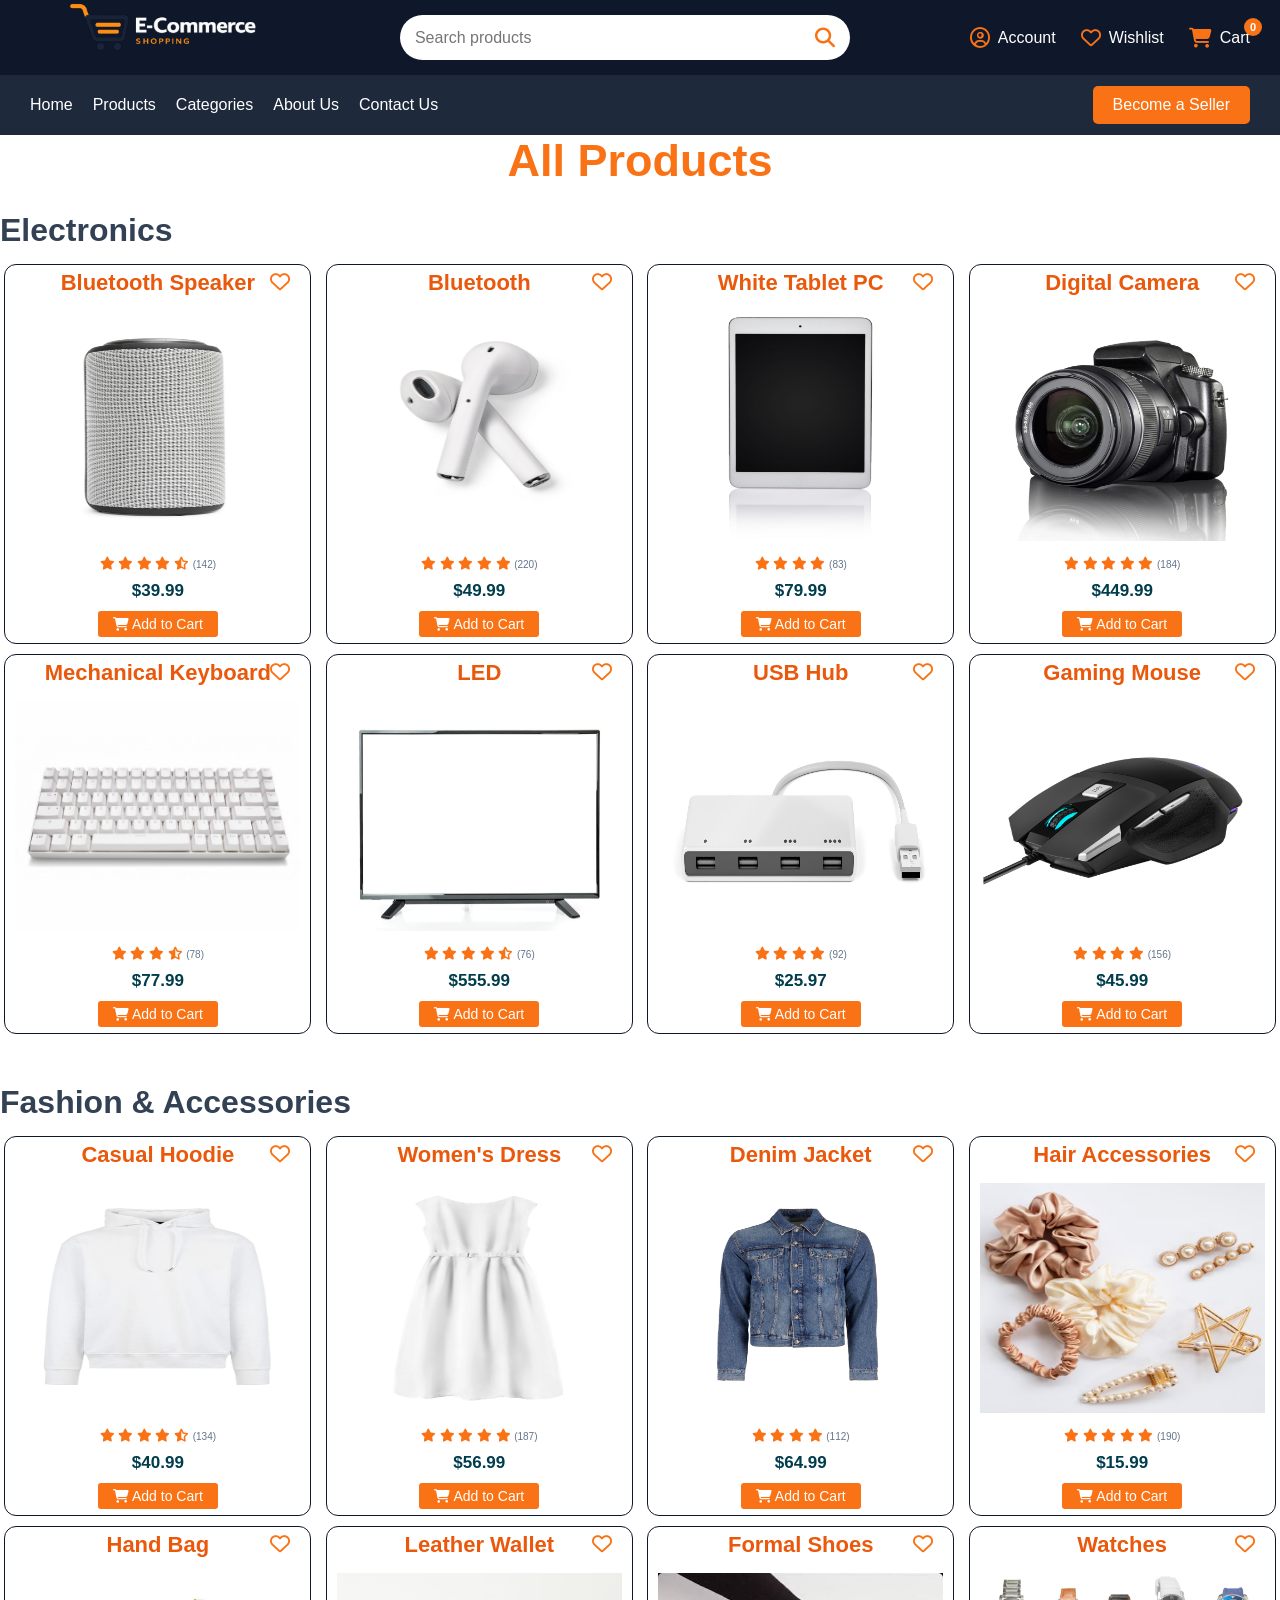
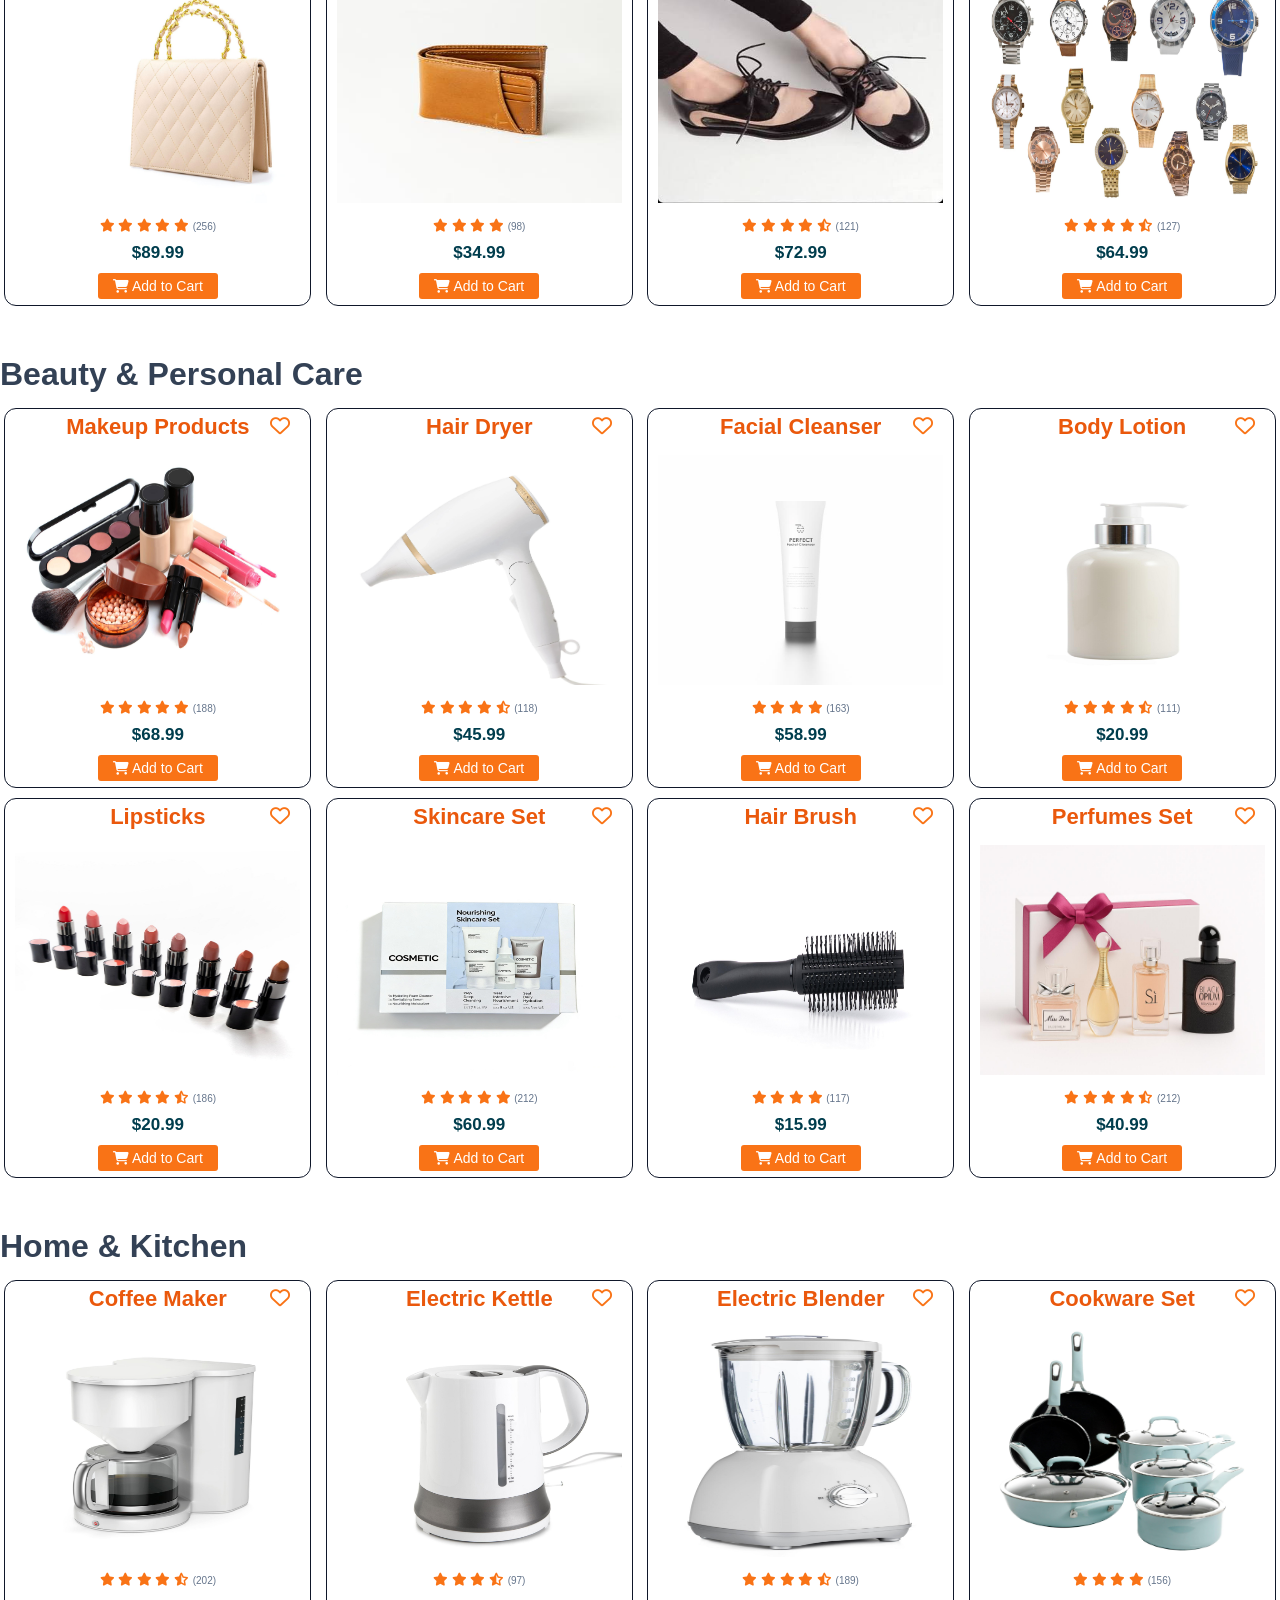
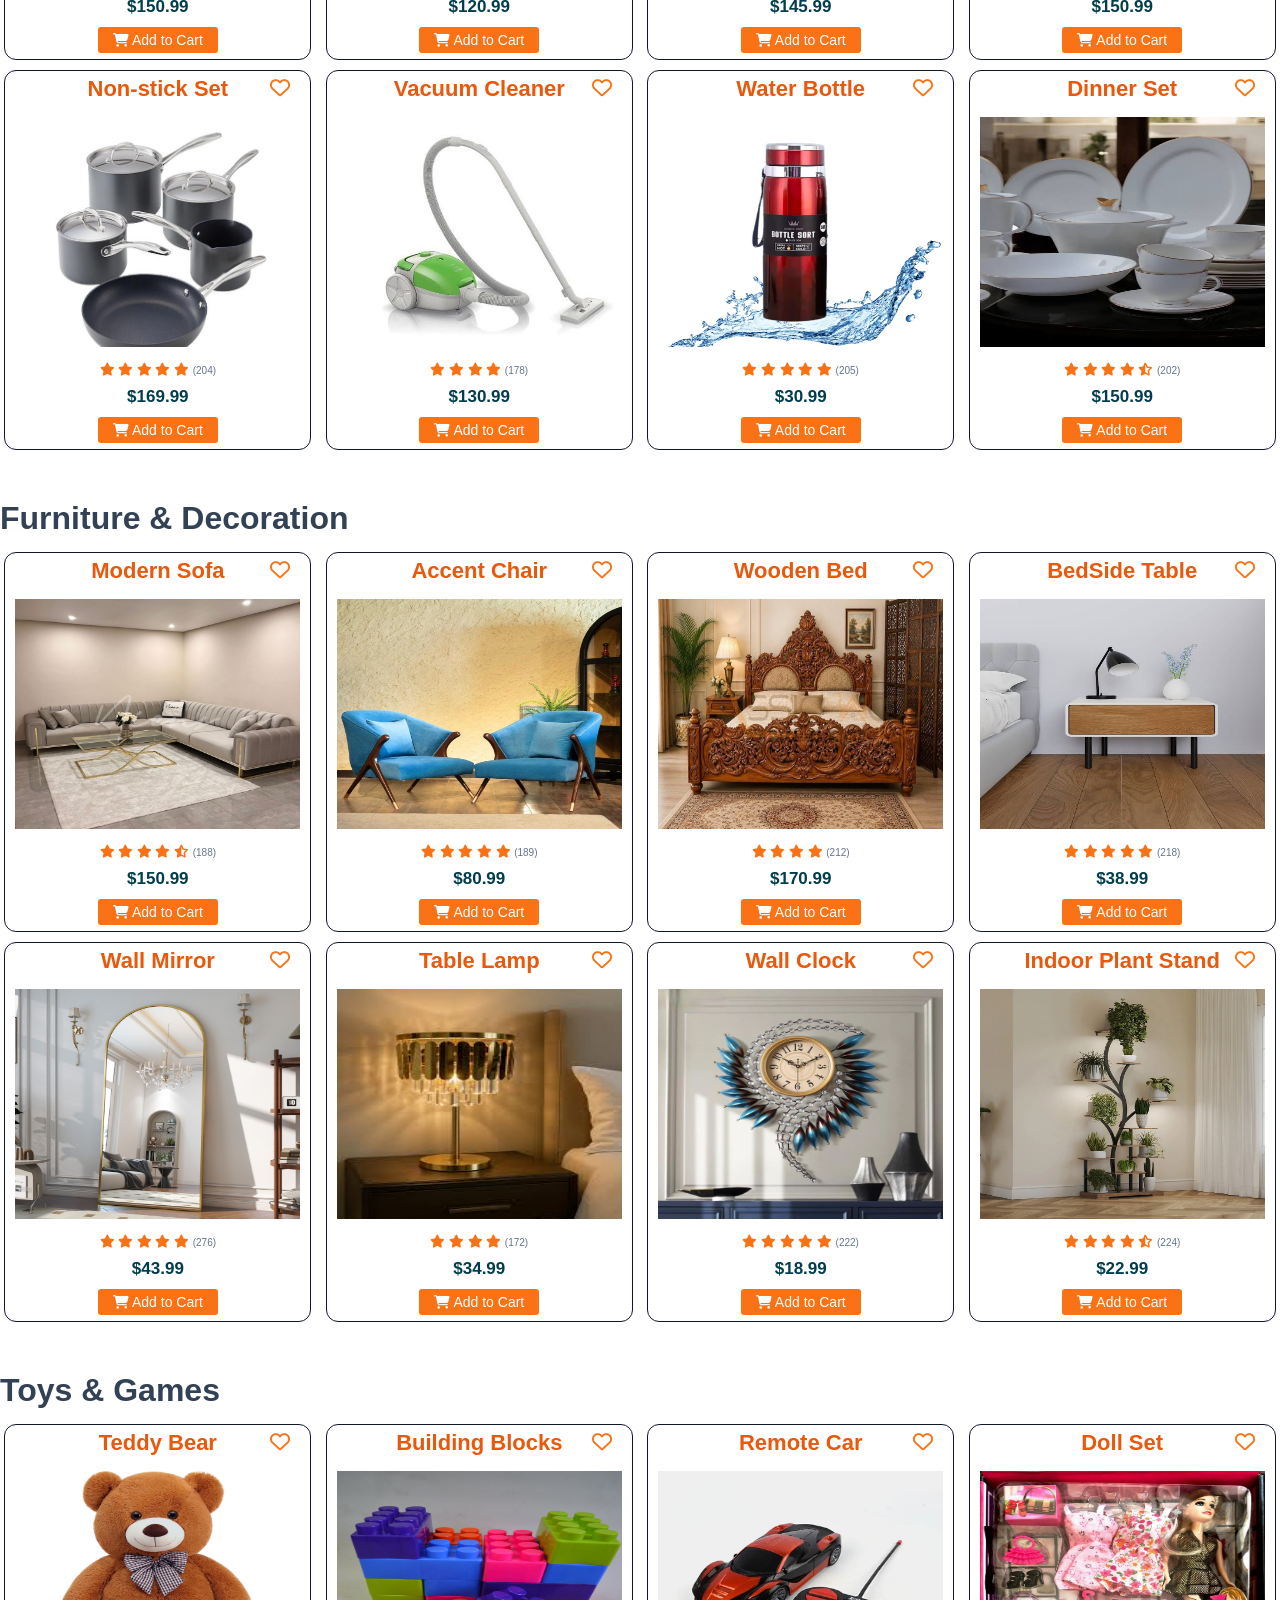
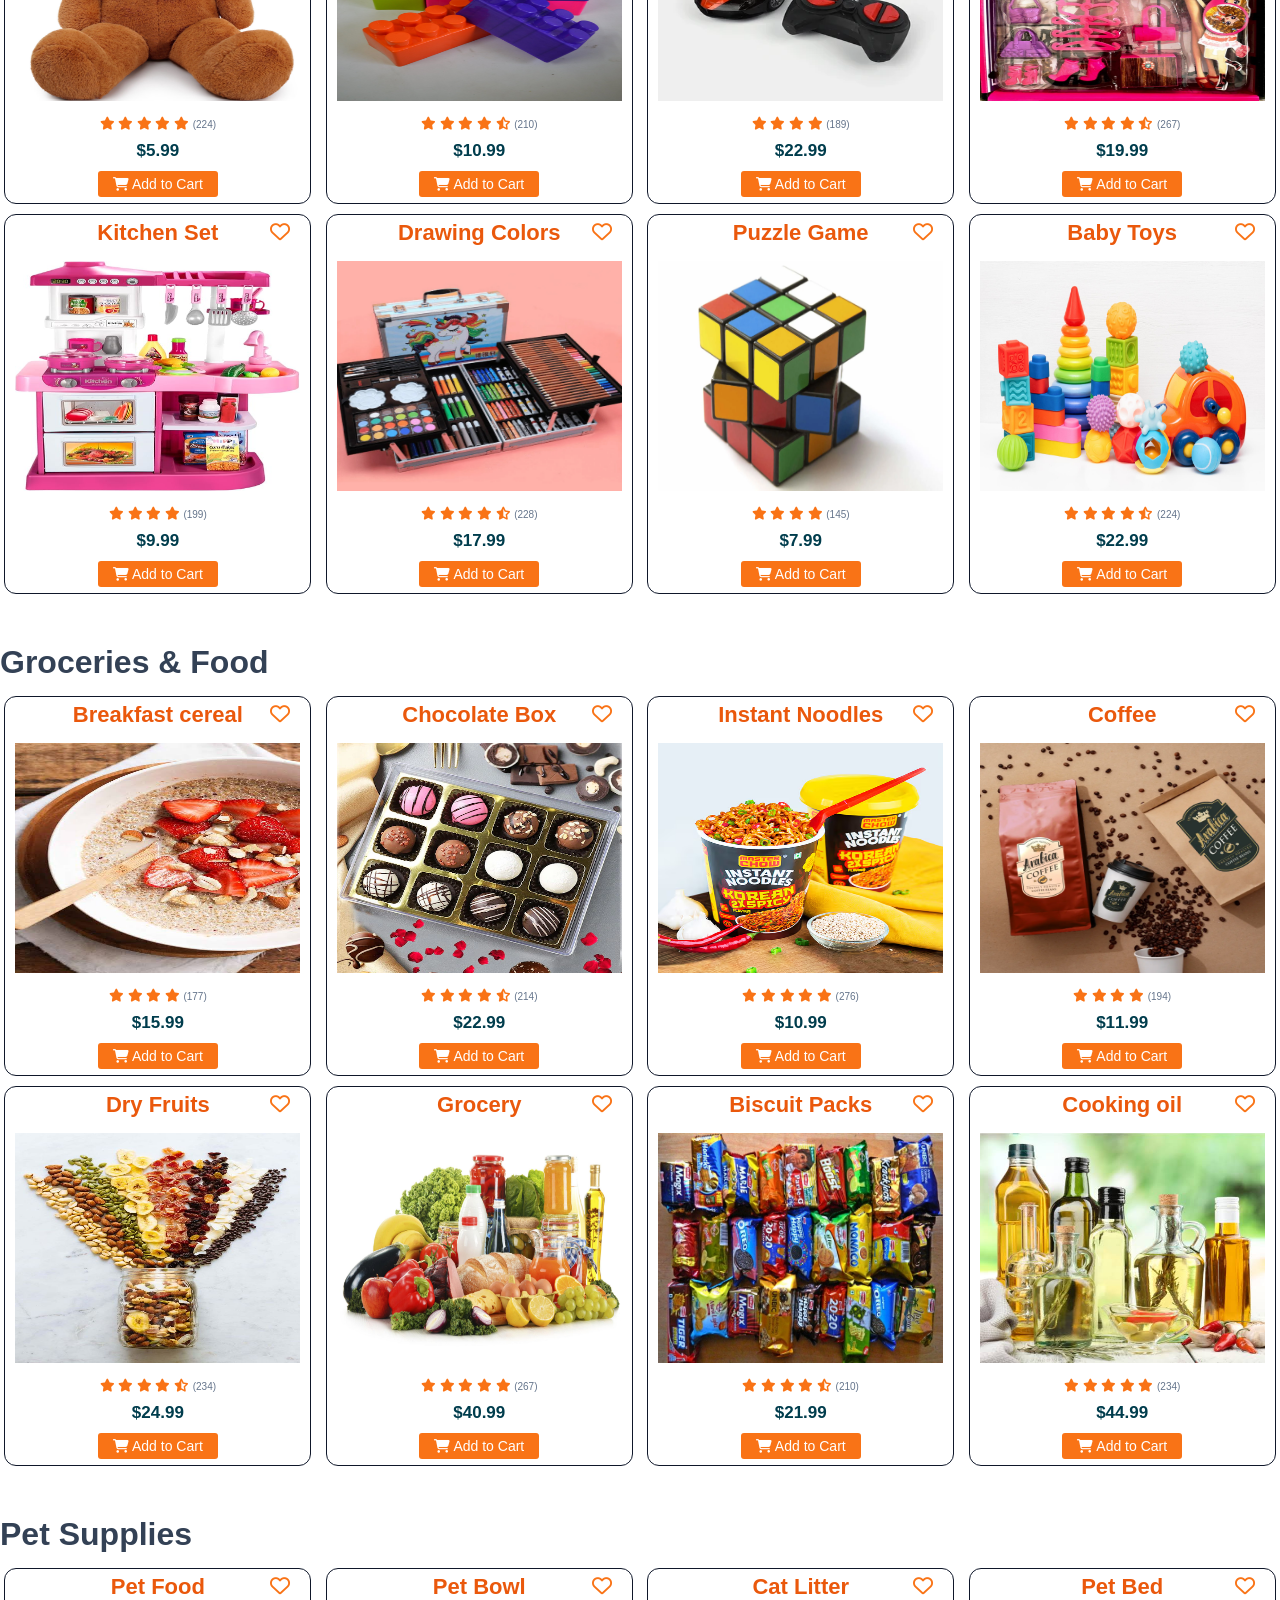
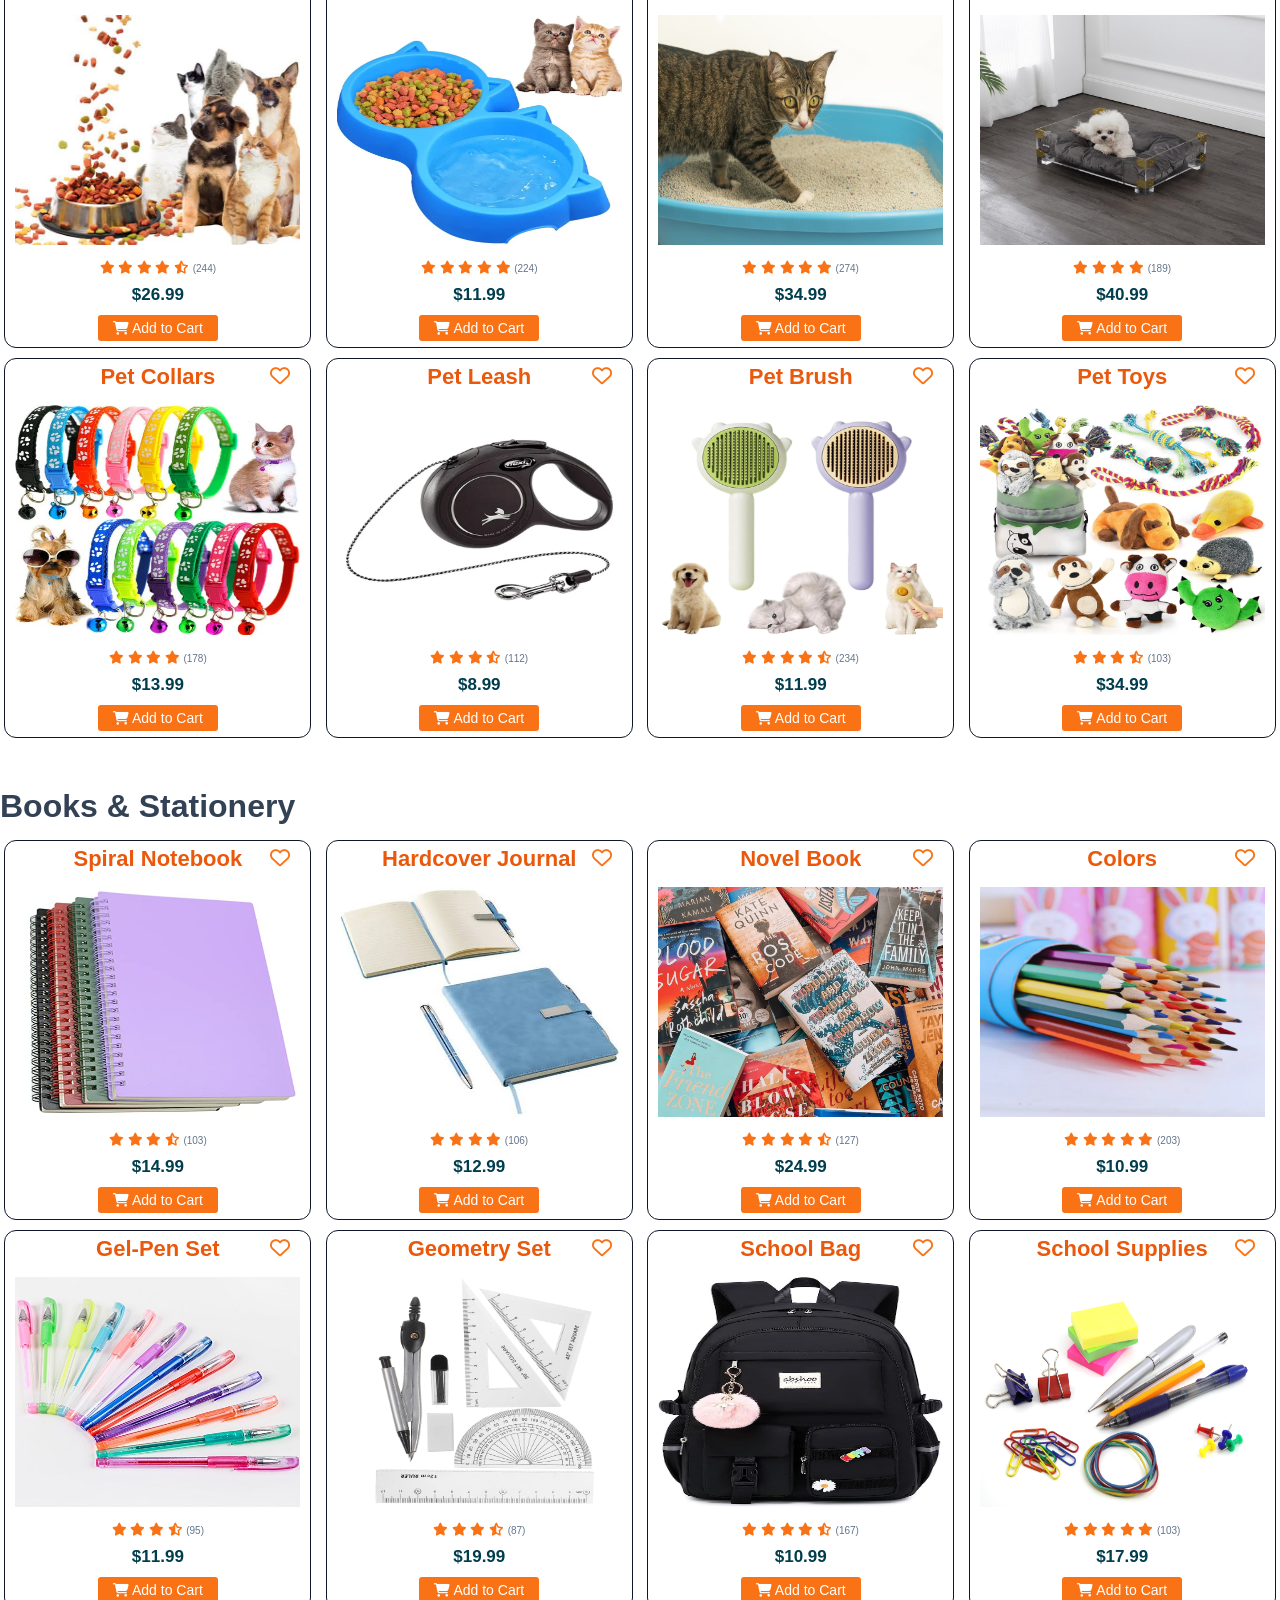
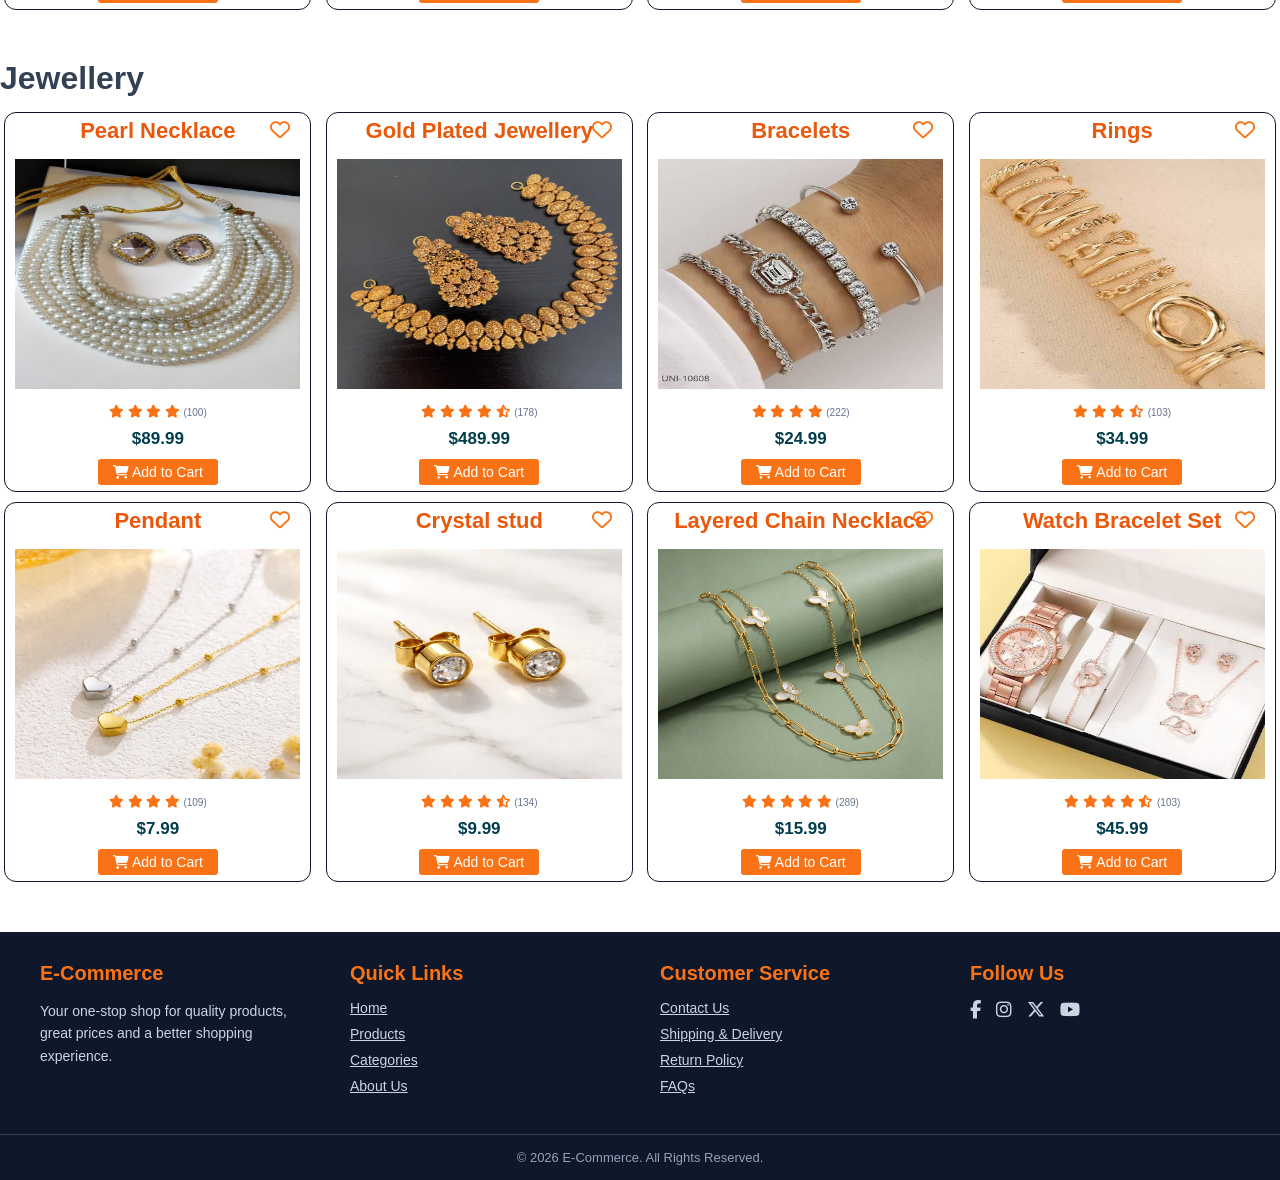
<file: products.html>
<!DOCTYPE html>
<html lang="en">
<head>
    <meta charset="UTF-8">
    <meta name="viewport" content="width=device-width, initial-scale=1.0">
    <title>Products</title>
    <link rel="stylesheet" href="style.css">
    <link rel="stylesheet" href="https://cdnjs.cloudflare.com/ajax/libs/font-awesome/6.7.2/css/all.min.css">
</head>
<body>
    <header class="header">
        <div class="logo">
<a href="index.html">
                <img src="logo.png" alt="Logo">
            </a>
        </div>

        <div class="search-box">
            <input type="text" placeholder="Search products">
            <i class="fa-solid fa-magnifying-glass search-icon"></i>
        </div>

        <div class="header-icons">
            <a href="account.html" class="account">
                <i class="fa-regular fa-circle-user"></i>
                <span>Account</span>
            </a>
            <a href="wishlist.html" class="wishlist">
                <i class="fa-regular fa-heart"></i>
                <span>Wishlist</span>
            </a>
            <a href="cart.html" class="cart">
                <i class="fa-solid fa-cart-shopping"></i>
                 <span>Cart</span>
                  <span class="cart-count">0</span>
             </a>
        </div>
    </header>


    <nav class="navbar">
        <ul class="nav-links">

            <li><a href="index.html">Home</a></li>
            <li><a href="products.html">Products</a></li>
            <li><a href="category.html">Categories</a></li>
            <li><a href="about.html">About Us</a></li>
            <li><a href="contact.html">Contact Us</a></li>

        </ul>

        <button class="menu-btn">
            <i class="fa-solid fa-bars"></i>
        </button>

       <button class="seller-btn" onclick="window.location.href='seller.html'">
    Become a Seller
</button>

    </nav>
       <div class="side-menu">

    <button class="close-btn">
        <i class="fa-solid fa-xmark"></i>
    </button>

    <ul>
        <li><a href="index.html">Home</a></li>
        <li><a href="products.html">Products</a></li>
        <li><a href="category.html">Categories</a></li>
        <li><a href="about.html">About Us</a></li>
        <li><a href="contact.html">Contact Us</a></li>
    </ul>

</div>
<main class="products-page">

    <h1>All Products</h1>
    <section class="product-category" id="Electronics">
        <h2>Electronics</h2>
        <div class="product-container">

         <div class="product-card">

         <h3>Bluetooth Speaker</h3>
     <button class="wishlist-btn">
         <i class="fa-regular fa-heart"></i>
         </button>
     <img src="bluetooth_speaker.png" alt="Bluetooth Speaker">
 <p class="rating">
        <i class="fa-solid fa-star"></i>
        <i class="fa-solid fa-star"></i>
        <i class="fa-solid fa-star"></i>
        <i class="fa-solid fa-star"></i>
        <i class="fa-solid fa-star-half-stroke"></i>
            <span>(142)</span>
 </p>
 <p class="price">$39.99</p>
        <button class="cart-btn">
        <i class="fa-solid fa-cart-shopping"></i>
        Add to Cart
        </button>
</div>

<div class="product-card">

    <h3>Bluetooth</h3>
     <button class="wishlist-btn">
<i class="fa-regular fa-heart"></i>
     </button>
 <img src="bluetooth.png" alt="Bluetooth">
    <p class="rating">
                <i class="fa-solid fa-star"></i>
                <i class="fa-solid fa-star"></i>
                <i class="fa-solid fa-star"></i>
                <i class="fa-solid fa-star"></i>
                <i class="fa-solid fa-star"></i>
                    <span>(220)</span>
     </p>

    <p class="price">$49.99</p>

     <button class="cart-btn">
     <i class="fa-solid fa-cart-shopping"></i>
                Add to Cart
            </button>
        </div>
        <div class="product-card">

            <h3>White Tablet PC</h3>
            <button class="wishlist-btn">
                <i class="fa-regular fa-heart"></i>
            </button>
            <img src="white_tablet_pc.png" alt="White Tablet PC">
              <p class="rating">
                <i class="fa-solid fa-star"></i>
                <i class="fa-solid fa-star"></i>
                <i class="fa-solid fa-star"></i>
                <i class="fa-solid fa-star"></i>
                <span>(83)</span>
              </p>
            <p class="price"> $79.99</p>
             
            <button class="cart-btn">
                <i class="fa-solid fa-cart-shopping"></i>
                Add to Cart
            </button>
        </div>
        <div class="product-card">

            <h3>Digital Camera</h3>
            <button class="wishlist-btn">
                <i class="fa-regular fa-heart"></i>
            </button>
            <img src="digital_camera.png" alt="Digital Camera">
            <p class="rating">
                 <i class="fa-solid fa-star"></i>
                <i class="fa-solid fa-star"></i>
                <i class="fa-solid fa-star"></i>
                <i class="fa-solid fa-star"></i>
                <i class="fa-solid fa-star"></i>
                <span>(184)</span>
            </p>
                <p class="price">$449.99</p>
             <button class="cart-btn">
                <i class="fa-solid fa-cart-shopping"></i>
                Add to Cart
            </button>
        </div>
        <div class="product-card">
            <h3>Mechanical Keyboard</h3>
            <button class="wishlist-btn">
                <i class="fa-regular fa-heart"></i>
            </button>
            <img src="mechanical_keyboard.png" alt="Mechanical Keyboard">
            <p class="rating">
                 <i class="fa-solid fa-star"></i>
                <i class="fa-solid fa-star"></i>
                <i class="fa-solid fa-star"></i>
                <i class="fa-solid fa-star-half-stroke"></i>
                <span>(78)</span>
            </p>
                <p class="price">$77.99</p>
                 <button class="cart-btn">
                <i class="fa-solid fa-cart-shopping"></i>
                Add to Cart
            </button>
        </div>
<div class="product-card">
    <h3>LED</h3>
    <button class="wishlist-btn">
        <i class="fa-regular fa-heart"></i>
    </button>
    <img src="LED.png" alt="LED">
     <p class="rating">
                 <i class="fa-solid fa-star"></i>
                <i class="fa-solid fa-star"></i>
                <i class="fa-solid fa-star"></i>
                <i class="fa-solid fa-star"></i>
                <i class="fa-solid fa-star-half-stroke"></i>
                <span>(76)</span>
            </p>
                <p class="price">$555.99</p>
                 <button class="cart-btn">
                <i class="fa-solid fa-cart-shopping"></i>
                Add to Cart
            </button>
</div>
<div class="product-card">
    <h3>USB Hub</h3>
    <button class="wishlist-btn">
        <i class="fa-regular fa-heart"></i>
    </button>
    <img src="USB_hub.png" alt="USB Hub">
     <p class="rating">
                 <i class="fa-solid fa-star"></i>
                <i class="fa-solid fa-star"></i>
                <i class="fa-solid fa-star"></i>
                <i class="fa-solid fa-star"></i>
                <span>(92)</span>
            </p>
                <p class="price">$25.97</p>
                 <button class="cart-btn">
                <i class="fa-solid fa-cart-shopping"></i>
                Add to Cart
            </button>
</div>
<div class="product-card">
    <h3>Gaming Mouse</h3>
    <button class="wishlist-btn">
        <i class="fa-regular fa-heart"></i>
    </button>
    <img src="gaming_mouse.png" alt="Gaming Mouse">
     <p class="rating">
                 <i class="fa-solid fa-star"></i>
                <i class="fa-solid fa-star"></i>
                <i class="fa-solid fa-star"></i>
                <i class="fa-solid fa-star"></i>
                <span>(156)</span>
            </p>
                <p class="price">$45.99</p>
                 <button class="cart-btn">
                <i class="fa-solid fa-cart-shopping"></i>
                Add to Cart
            </button>
</div>
        </div>
    </section>
</main>

<section class="product-category" id="Fashion & Accessories">
    <h2>Fashion & Accessories</h2>

<div class="product-container">
<div class="product-card">
    <h3>Casual Hoodie</h3>

     <button class="wishlist-btn">
        <i class="fa-regular fa-heart"></i>
    </button>
    <img src="hoodie.png" alt="Casual Hoodie">
     <p class="rating">
                 <i class="fa-solid fa-star"></i>
                <i class="fa-solid fa-star"></i>
                <i class="fa-solid fa-star"></i>
                <i class="fa-solid fa-star"></i>
                <i class="fa-solid fa-star-half-stroke"></i>
                <span>(134)</span>
            </p>
                <p class="price">$40.99</p>
                 <button class="cart-btn">
                <i class="fa-solid fa-cart-shopping"></i>
                Add to Cart
            </button>
</div>
<div class="product-card">
    <h3>Women's Dress</h3>
     <button class="wishlist-btn">
        <i class="fa-regular fa-heart"></i>
    </button>
    <img src="dress.png" alt="Dress">
     <p class="rating">
                 <i class="fa-solid fa-star"></i>
                <i class="fa-solid fa-star"></i>
                <i class="fa-solid fa-star"></i>
                <i class="fa-solid fa-star"></i>
                <i class="fa-solid fa-star"></i>
                <span>(187)</span>
            </p>
                <p class="price">$56.99</p>
                 <button class="cart-btn">
                <i class="fa-solid fa-cart-shopping"></i>
                Add to Cart
            </button>
</div>
<div class="product-card">
    <h3>Denim Jacket</h3>
     <button class="wishlist-btn">
        <i class="fa-regular fa-heart"></i>
    </button>
    <img src="jacket.png" alt="Jacket">
     <p class="rating">
                 <i class="fa-solid fa-star"></i>
                <i class="fa-solid fa-star"></i>
                <i class="fa-solid fa-star"></i>
                <i class="fa-solid fa-star"></i>
                <span>(112)</span>
            </p>
                <p class="price">$64.99</p>
                 <button class="cart-btn">
                <i class="fa-solid fa-cart-shopping"></i>
                Add to Cart
            </button>
</div>
<div class="product-card">
    <h3>Hair Accessories</h3>
     <button class="wishlist-btn">
        <i class="fa-regular fa-heart"></i>
    </button>
    <img src="Hair_Accessories.png" alt="Hair Accessories">
     <p class="rating">
                 <i class="fa-solid fa-star"></i>
                <i class="fa-solid fa-star"></i>
                <i class="fa-solid fa-star"></i>
                <i class="fa-solid fa-star"></i>
                <i class="fa-solid fa-star"></i>
                <span>(190)</span>
            </p>
                <p class="price">$15.99</p>
                 <button class="cart-btn">
                <i class="fa-solid fa-cart-shopping"></i>
                Add to Cart
            </button>
</div>
<div class="product-card">
    <h3> Hand Bag</h3>
     <button class="wishlist-btn">
        <i class="fa-regular fa-heart"></i>
    </button>
    <img src="handbag.png" alt="Hand Bag">
     <p class="rating">
                 <i class="fa-solid fa-star"></i>
                <i class="fa-solid fa-star"></i>
                <i class="fa-solid fa-star"></i>
                <i class="fa-solid fa-star"></i>
                <i class="fa-solid fa-star"></i>
                <span>(256)</span>
            </p>
                <p class="price">$89.99</p>
                 <button class="cart-btn">
                <i class="fa-solid fa-cart-shopping"></i>
                Add to Cart
            </button>
</div> 
<div class="product-card">
<h3>Leather Wallet</h3>
 <button class="wishlist-btn">
        <i class="fa-regular fa-heart"></i>
    </button>
    <img src="Leather_Wallet.png" alt="Leather Wallet">
     <p class="rating">
                 <i class="fa-solid fa-star"></i>
                <i class="fa-solid fa-star"></i>
                <i class="fa-solid fa-star"></i>
                <i class="fa-solid fa-star"></i>
                <span>(98)</span>
            </p>
                <p class="price">$34.99</p>
                 <button class="cart-btn">
                <i class="fa-solid fa-cart-shopping"></i>
                Add to Cart
            </button>
     </div>
     <div class="product-card">
        <h3>Formal Shoes</h3>
         <button class="wishlist-btn">
        <i class="fa-regular fa-heart"></i>
    </button>
    <img src="formal_shoes.png" alt="Formal Shoes">
     <p class="rating">
                 <i class="fa-solid fa-star"></i>
                <i class="fa-solid fa-star"></i>
                <i class="fa-solid fa-star"></i>
                <i class="fa-solid fa-star"></i>
                <i class="fa-solid fa-star-half-stroke"></i>
                <span>(121)</span>
            </p>
                <p class="price">$72.99</p>
                 <button class="cart-btn">
                <i class="fa-solid fa-cart-shopping"></i>
                Add to Cart
            </button>
     </div>
     <div class="product-card">
        <h3>Watches</h3>
         <button class="wishlist-btn">
        <i class="fa-regular fa-heart"></i>
    </button>
    <img src="Watches.png" alt="Watches">
     <p class="rating">
                 <i class="fa-solid fa-star"></i>
                <i class="fa-solid fa-star"></i>
                <i class="fa-solid fa-star"></i>
                <i class="fa-solid fa-star"></i>
                <i class="fa-solid fa-star-half-stroke"></i>
                <span>(127)</span>
            </p>
                <p class="price">$64.99</p>
                 <button class="cart-btn">
                <i class="fa-solid fa-cart-shopping"></i>
                Add to Cart
            </button>
     </div>

   </div>
</section>

<section class="product-category" id="Beauty & Personal Care">
    <h2>Beauty & Personal Care</h2>

<div class="product-container">
     <div class="product-card">
        <h3>Makeup Products</h3>
         <button class="wishlist-btn">
        <i class="fa-regular fa-heart"></i>
    </button>
    <img src="Makeup.png" alt="Makeup Products">
     <p class="rating">
                 <i class="fa-solid fa-star"></i>
                <i class="fa-solid fa-star"></i>
                <i class="fa-solid fa-star"></i>
                <i class="fa-solid fa-star"></i>
                <i class="fa-solid fa-star"></i>
                <span>(188)</span>
            </p>
                <p class="price">$68.99</p>
                 <button class="cart-btn">
                <i class="fa-solid fa-cart-shopping"></i>
                Add to Cart
            </button>
     </div>
     <div class="product-card">
        <h3>Hair Dryer</h3>
         <button class="wishlist-btn">
        <i class="fa-regular fa-heart"></i>
    </button>
    <img src="Hair_Dryer.png" alt="Hair Dryer">
     <p class="rating">
                 <i class="fa-solid fa-star"></i>
                <i class="fa-solid fa-star"></i>
                <i class="fa-solid fa-star"></i>
                <i class="fa-solid fa-star"></i>
                <i class="fa-solid fa-star-half-stroke"></i>
                <span>(118)</span>
            </p>
                <p class="price">$45.99</p>
                 <button class="cart-btn">
                <i class="fa-solid fa-cart-shopping"></i>
                Add to Cart
            </button>
     </div>
     <div class="product-card">
        <h3>Facial Cleanser</h3>
         <button class="wishlist-btn">
        <i class="fa-regular fa-heart"></i>
    </button>
    <img src="Facial_Cleanser.png" alt="Facial Cleanser">
     <p class="rating">
                 <i class="fa-solid fa-star"></i>
                <i class="fa-solid fa-star"></i>
                <i class="fa-solid fa-star"></i>
                <i class="fa-solid fa-star"></i>
                <span>(163)</span>
            </p>
                <p class="price">$58.99</p>
                 <button class="cart-btn">
                <i class="fa-solid fa-cart-shopping"></i>
                Add to Cart
            </button>
     </div>
     <div class="product-card">
        <h3>Body Lotion</h3>
         <button class="wishlist-btn">
        <i class="fa-regular fa-heart"></i>
    </button>
    <img src="Body_Lotion.png" alt="Body Lotion">
     <p class="rating">
                 <i class="fa-solid fa-star"></i>
                <i class="fa-solid fa-star"></i>
                <i class="fa-solid fa-star"></i>
                <i class="fa-solid fa-star"></i>
                <i class="fa-solid fa-star-half-stroke"></i>
                <span>(111)</span>
            </p>
                <p class="price">$20.99</p>
                 <button class="cart-btn">
                <i class="fa-solid fa-cart-shopping"></i>
                Add to Cart
            </button>
     </div>
    <div class="product-card">
        <h3>Lipsticks</h3>
        <button class="wishlist-btn">
            <i class="fa-regular fa-heart"></i>
        </button>
<img src="lipsticks.png" alt="Lipsticks">
<p class="rating">
                <i class="fa-solid fa-star"></i>
                <i class="fa-solid fa-star"></i>
                <i class="fa-solid fa-star"></i>
                <i class="fa-solid fa-star"></i>
                <i class="fa-solid fa-star-half-stroke"></i>
                <span>(186)</span> 
</p>
    <p class="price">$20.99</p>
         <button class="cart-btn">
            <i class="fa-solid fa-cart-shopping"></i>
                Add to Cart
            </button>
    </div>
    <div class="product-card">
        <h3>Skincare Set</h3>
        <button class="wishlist-btn">
            <i class="fa-regular fa-heart"></i>
        </button>
    <img src="skincare.png" alt="Skincare Set">
    <p class="rating">
                <i class="fa-solid fa-star"></i>
                <i class="fa-solid fa-star"></i>
                <i class="fa-solid fa-star"></i>
                <i class="fa-solid fa-star"></i>
                <i class="fa-solid fa-star"></i>
                      <span>(212)</span>
    </p>
             <p class="price"> $60.99</p>
        <button class="cart-btn">
            <i class="fa-solid fa-cart-shopping"></i>
            Add to Cart
        </button>
    </div>
    <div class="product-card">
        <h3>Hair Brush</h3>
        <button class="wishlist-btn">
            <i class="fa-regular fa-heart"></i>
        </button>
    <img src="hair_brush.png" alt="Hair Brush">
    <p class="rating">
                <i class="fa-solid fa-star"></i>
                <i class="fa-solid fa-star"></i>
                <i class="fa-solid fa-star"></i>
                <i class="fa-solid fa-star"></i>
                    <span>(117)</span>
    </p>
             <p class="price">$15.99</p>
    <button class="cart-btn">
        <i class="fa-solid fa-cart-shopping"></i>
        Add to Cart
    </button>
    </div>
    <div class="product-card">
        <h3>Perfumes Set</h3>
        <button class="wishlist-btn">
            <i class="fa-regular fa-heart"></i>
        </button>
    <img src="perfumes.png" alt="Perfumes Set">
    <p class="rating">
        <i class="fa-solid fa-star"></i>
            <i class="fa-solid fa-star"></i>
            <i class="fa-solid fa-star"></i>
            <i class="fa-solid fa-star"></i>
            <i class="fa-solid fa-star-half-stroke"></i>
               <span>(212)</span>   
    </p>
    <p class="price">$40.99</p>
    <button class="cart-btn">
        <i class="fa-solid fa-cart-shopping"></i>
        Add to Cart
    </button>
    </div>
  </div>
</section>


<section class="product-category" id="Home & Kitchen">
    <h2>Home & Kitchen</h2>

<div class="product-container">
     <div class="product-card">
        <h3>Coffee Maker</h3>
        <button class="wishlist-btn">
            <i class="fa-regular fa-heart"></i>
        </button>
    <img src="coffee_maker.png" alt="Coffee Maker">
     <p class="rating">
            <i class="fa-solid fa-star"></i>
            <i class="fa-solid fa-star"></i>
            <i class="fa-solid fa-star"></i>
            <i class="fa-solid fa-star"></i>
            <i class="fa-solid fa-star-half-stroke"></i>
               <span>(202)</span>   
    </p>
    <p class="price">$150.99</p>
    <button class="cart-btn">
        <i class="fa-solid fa-cart-shopping"></i>
        Add to Cart
    </button>
    </div>
    <div class="product-card">
        <h3>Electric Kettle</h3>
        <button class="wishlist-btn">
            <i class="fa-regular fa-heart"></i>
        </button>
    <img src="kettle.png" alt="Electric Kettle">
    <p class="rating">
            <i class="fa-solid fa-star"></i>
            <i class="fa-solid fa-star"></i>
            <i class="fa-solid fa-star"></i>
            <i class="fa-solid fa-star-half-stroke"></i>
               <span>(97)</span>   
    </p>
    <p class="price">$120.99</p>
    <button class="cart-btn">
        <i class="fa-solid fa-cart-shopping"></i>
        Add to Cart
    </button>
    </div>
    <div class="product-card">
        <h3>Electric Blender</h3>
        <button class="wishlist-btn">
            <i class="fa-regular fa-heart"></i>
        </button>
    <img src="electric_blender.jpg" alt="Electric Blender">
     <p class="rating">
            <i class="fa-solid fa-star"></i>
            <i class="fa-solid fa-star"></i>
            <i class="fa-solid fa-star"></i>
            <i class="fa-solid fa-star"></i>
            <i class="fa-solid fa-star-half-stroke"></i>
               <span>(189)</span>   
    </p>
    <p class="price">$145.99</p>
    <button class="cart-btn">
        <i class="fa-solid fa-cart-shopping"></i>
        Add to Cart
    </button>
    </div>
<div class="product-card">
    <h3>Cookware Set</h3>
    <button class="wishlist-btn">
            <i class="fa-regular fa-heart"></i>
        </button>
    <img src="cookware.png" alt="Cookware Set">
     <p class="rating">
            <i class="fa-solid fa-star"></i>
            <i class="fa-solid fa-star"></i>
            <i class="fa-solid fa-star"></i>
            <i class="fa-solid fa-star"></i>
               <span>(156)</span>   
    </p>
    <p class="price">$150.99</p>
    <button class="cart-btn">
        <i class="fa-solid fa-cart-shopping"></i>
        Add to Cart
    </button>
    </div>
<div class="product-card">
    <h3>Non-stick Set</h3>
    <button class="wishlist-btn">
            <i class="fa-regular fa-heart"></i>
        </button>
    <img src="nonstick_pan.png" alt="Nonstick Set">
     <p class="rating">
            <i class="fa-solid fa-star"></i>
            <i class="fa-solid fa-star"></i>
            <i class="fa-solid fa-star"></i>
            <i class="fa-solid fa-star"></i>
            <i class="fa-solid fa-star"></i>
               <span>(204)</span>   
    </p>
    <p class="price">$169.99</p>
    <button class="cart-btn">
        <i class="fa-solid fa-cart-shopping"></i>
        Add to Cart
    </button>
    </div>
<div class="product-card">
    <h3>Vacuum Cleaner</h3>
    <button class="wishlist-btn">
            <i class="fa-regular fa-heart"></i>
        </button>
    <img src="vacuum_cleaner.png" alt="Vacuum Cleaner">
     <p class="rating">
            <i class="fa-solid fa-star"></i>
            <i class="fa-solid fa-star"></i>
            <i class="fa-solid fa-star"></i>
            <i class="fa-solid fa-star"></i>
               <span>(178)</span>   
    </p>
    <p class="price">$130.99</p>
    <button class="cart-btn">
        <i class="fa-solid fa-cart-shopping"></i>
        Add to Cart
    </button>
    </div>
<div class="product-card">
    <h3>Water Bottle</h3>
    <button class="wishlist-btn">
            <i class="fa-regular fa-heart"></i>
        </button>
    <img src="water_bottle.png" alt="Water Bottle">
     <p class="rating">
            <i class="fa-solid fa-star"></i>
            <i class="fa-solid fa-star"></i>
            <i class="fa-solid fa-star"></i>
            <i class="fa-solid fa-star"></i>
            <i class="fa-solid fa-star"></i>
               <span>(205)</span>   
    </p>
    <p class="price">$30.99</p>
    <button class="cart-btn">
        <i class="fa-solid fa-cart-shopping"></i>
        Add to Cart
    </button>
    </div>

<div class="product-card">
    <h3>Dinner Set</h3>
    <button class="wishlist-btn">
            <i class="fa-regular fa-heart"></i>
        </button>
    <img src="dinner_set.jpg" alt="Dinner Set">
     <p class="rating">
            <i class="fa-solid fa-star"></i>
            <i class="fa-solid fa-star"></i>
            <i class="fa-solid fa-star"></i>
            <i class="fa-solid fa-star"></i>
            <i class="fa-solid fa-star-half-stroke"></i>
               <span>(202)</span>   
    </p>
    <p class="price">$150.99</p>
    <button class="cart-btn">
        <i class="fa-solid fa-cart-shopping"></i>
        Add to Cart
    </button>
    </div>
     </div> 
</section>  

<section class="product-category" id="Furniture & Decoration">
    <h2>Furniture & Decoration</h2>

<div class="product-container">
     <div class="product-card">
        <h3>Modern Sofa</h3> 
        <button class="wishlist-btn">
            <i class="fa-regular fa-heart"></i>
        </button>
    <img src="modern_sofa.png" alt="Modern Sofa">
     <p class="rating">
            <i class="fa-solid fa-star"></i>
            <i class="fa-solid fa-star"></i>
            <i class="fa-solid fa-star"></i>
            <i class="fa-solid fa-star"></i>
            <i class="fa-solid fa-star-half-stroke"></i>
               <span>(188)</span>   
    </p>
    <p class="price">$150.99</p>
    <button class="cart-btn">
        <i class="fa-solid fa-cart-shopping"></i>
        Add to Cart
    </button>
    </div> 
    <div class="product-card">
        <h3>Accent Chair</h3>
        <button class="wishlist-btn">
            <i class="fa-regular fa-heart"></i>
        </button>
    <img src="accent_chair.png" alt="Accent Chair">
     <p class="rating">
            <i class="fa-solid fa-star"></i>
            <i class="fa-solid fa-star"></i>
            <i class="fa-solid fa-star"></i>
            <i class="fa-solid fa-star"></i>
            <i class="fa-solid fa-star"></i>
               <span>(189)</span>   
    </p>
    <p class="price">$80.99</p>
    <button class="cart-btn">
        <i class="fa-solid fa-cart-shopping"></i>
        Add to Cart
    </button>
    </div>
    <div class="product-card">
        <h3>Wooden Bed</h3>
        <button class="wishlist-btn">
            <i class="fa-regular fa-heart"></i>
        </button>
    <img src="wooden_bed.png" alt="Wooden Bed">
     <p class="rating">
            <i class="fa-solid fa-star"></i>
            <i class="fa-solid fa-star"></i>
            <i class="fa-solid fa-star"></i>
            <i class="fa-solid fa-star"></i>
               <span>(212)</span>   
    </p>
    <p class="price">$170.99</p>
    <button class="cart-btn">
        <i class="fa-solid fa-cart-shopping"></i>
        Add to Cart
    </button>
    </div>
    <div class="product-card">
        <h3>BedSide Table</h3>
        <button class="wishlist-btn">
            <i class="fa-regular fa-heart"></i>
        </button>
    <img src="bedside_table.png" alt="BedSide Table">
     <p class="rating">
            <i class="fa-solid fa-star"></i>
            <i class="fa-solid fa-star"></i>
            <i class="fa-solid fa-star"></i>
            <i class="fa-solid fa-star"></i>
            <i class="fa-solid fa-star"></i>
               <span>(218)</span>   
    </p>
    <p class="price">$38.99</p>
    <button class="cart-btn">
        <i class="fa-solid fa-cart-shopping"></i>
        Add to Cart
    </button>
    </div>

    <div class="product-card">
        <h3>Wall Mirror</h3>
        <button class="wishlist-btn">
            <i class="fa-regular fa-heart"></i>
        </button>
    <img src="wall_mirror.png" alt="Wall Mirror">
     <p class="rating">
            <i class="fa-solid fa-star"></i>
            <i class="fa-solid fa-star"></i>
            <i class="fa-solid fa-star"></i>
            <i class="fa-solid fa-star"></i>
            <i class="fa-solid fa-star"></i>
               <span>(276)</span>   
    </p>
    <p class="price">$43.99</p>
    <button class="cart-btn">
        <i class="fa-solid fa-cart-shopping"></i>
        Add to Cart
    </button>
    </div>
    <div class="product-card">
        <h3>Table Lamp</h3>
        <button class="wishlist-btn">
            <i class="fa-regular fa-heart"></i>
        </button>
    <img src="lamp.png" alt="Table Lamp">
     <p class="rating">
            <i class="fa-solid fa-star"></i>
            <i class="fa-solid fa-star"></i>
            <i class="fa-solid fa-star"></i>
            <i class="fa-solid fa-star"></i>
               <span>(172)</span>   
    </p>
    <p class="price">$34.99</p>
    <button class="cart-btn">
        <i class="fa-solid fa-cart-shopping"></i>
        Add to Cart
    </button>
    </div>
    <div class="product-card">
        <h3>Wall Clock</h3>
        <button class="wishlist-btn">
            <i class="fa-regular fa-heart"></i>
        </button>
    <img src="wall_clock.png" alt="Wall Clock">
     <p class="rating">
            <i class="fa-solid fa-star"></i>
            <i class="fa-solid fa-star"></i>
            <i class="fa-solid fa-star"></i>
            <i class="fa-solid fa-star"></i>
            <i class="fa-solid fa-star"></i>
               <span>(222)</span>   
    </p>
    <p class="price">$18.99</p>
    <button class="cart-btn">
        <i class="fa-solid fa-cart-shopping"></i>
        Add to Cart
    </button>
    </div>
    <div class="product-card">
        <h3>Indoor Plant Stand</h3>
        <button class="wishlist-btn">
            <i class="fa-regular fa-heart"></i>
        </button>
    <img src="indoor_plant_stand.png" alt="Plant">
     <p class="rating">
            <i class="fa-solid fa-star"></i>
            <i class="fa-solid fa-star"></i>
            <i class="fa-solid fa-star"></i>
            <i class="fa-solid fa-star"></i>
            <i class="fa-solid fa-star-half-stroke"></i>
               <span>(224)</span>   
    </p>
    <p class="price">$22.99</p>
    <button class="cart-btn">
        <i class="fa-solid fa-cart-shopping"></i>
        Add to Cart
    </button>
    </div>
</div>
</section>
<section class="product-category" id="Toys & Games">
    <h2>Toys & Games</h2>
    <div class="product-container">
        <div class="product-card">
            <h3>Teddy Bear</h3>
                 <button class="wishlist-btn">
            <i class="fa-regular fa-heart"></i>
        </button>
    <img src="teddy_bear.png" alt="Teddy Bear">
     <p class="rating">
            <i class="fa-solid fa-star"></i>
            <i class="fa-solid fa-star"></i>
            <i class="fa-solid fa-star"></i>
            <i class="fa-solid fa-star"></i>
            <i class="fa-solid fa-star"></i>
               <span>(224)</span>   
    </p>
    <p class="price">$5.99</p>
    <button class="cart-btn">
        <i class="fa-solid fa-cart-shopping"></i>
        Add to Cart
    </button>
        </div>
        <div class="product-card">
            <h3>Building Blocks</h3>
                 <button class="wishlist-btn">
            <i class="fa-regular fa-heart"></i>
        </button>
    <img src="building_blocks.png" alt="Blocks">
     <p class="rating">
            <i class="fa-solid fa-star"></i>
            <i class="fa-solid fa-star"></i>
            <i class="fa-solid fa-star"></i>
            <i class="fa-solid fa-star"></i>
            <i class="fa-solid fa-star-half-stroke"></i>
               <span>(210)</span>   
    </p>
    <p class="price">$10.99</p>
    <button class="cart-btn">
        <i class="fa-solid fa-cart-shopping"></i>
        Add to Cart
    </button>
    </div>

    <div class="product-card">
        <h3>Remote Car</h3>
             <button class="wishlist-btn">
            <i class="fa-regular fa-heart"></i>
        </button>
    <img src="car.png" alt="Remote Car">
     <p class="rating">
            <i class="fa-solid fa-star"></i>
            <i class="fa-solid fa-star"></i>
            <i class="fa-solid fa-star"></i>
            <i class="fa-solid fa-star"></i>
               <span>(189)</span>   
    </p>
    <p class="price">$22.99</p>
    <button class="cart-btn">
        <i class="fa-solid fa-cart-shopping"></i>
        Add to Cart
    </button>
    </div>
    <div class="product-card">
        <h3>Doll Set</h3>
             <button class="wishlist-btn">
            <i class="fa-regular fa-heart"></i>
        </button>
    <img src="doll_set.png" alt="Doll Set">
     <p class="rating">
            <i class="fa-solid fa-star"></i>
            <i class="fa-solid fa-star"></i>
            <i class="fa-solid fa-star"></i>
            <i class="fa-solid fa-star"></i>
            <i class="fa-solid fa-star-half-stroke"></i>
               <span>(267)</span>   
    </p>
    <p class="price">$19.99</p>
    <button class="cart-btn">
        <i class="fa-solid fa-cart-shopping"></i>
        Add to Cart
    </button>
    </div>
    
    <div class="product-card">
        <h3>Kitchen Set</h3>
                 <button class="wishlist-btn">
            <i class="fa-regular fa-heart"></i>
        </button>
    <img src="toy_kitchen_set.png" alt="Kitchen set">
     <p class="rating">
            <i class="fa-solid fa-star"></i>
            <i class="fa-solid fa-star"></i>
            <i class="fa-solid fa-star"></i>
            <i class="fa-solid fa-star"></i>
               <span>(199)</span>   
    </p>
    <p class="price">$9.99</p>
    <button class="cart-btn">
        <i class="fa-solid fa-cart-shopping"></i>
        Add to Cart
    </button>
    </div>

    <div class="product-card">
        <h3>Drawing Colors</h3>
             <button class="wishlist-btn">
            <i class="fa-regular fa-heart"></i>
        </button>
    <img src="Colors_kit.png" alt="Colors">
     <p class="rating">
            <i class="fa-solid fa-star"></i>
            <i class="fa-solid fa-star"></i>
            <i class="fa-solid fa-star"></i>
            <i class="fa-solid fa-star"></i>
            <i class="fa-solid fa-star-half-stroke"></i>
               <span>(228)</span>   
    </p>
    <p class="price">$17.99</p>
    <button class="cart-btn">
        <i class="fa-solid fa-cart-shopping"></i>
        Add to Cart
    </button>
    </div>
    <div class="product-card">
        <h3>Puzzle Game</h3>
             <button class="wishlist-btn">
            <i class="fa-regular fa-heart"></i>
        </button>
    <img src="puzzle_game.png" alt="Puzzle Game">
     <p class="rating">
            <i class="fa-solid fa-star"></i>
            <i class="fa-solid fa-star"></i>
            <i class="fa-solid fa-star"></i>
            <i class="fa-solid fa-star"></i>
               <span>(145)</span>   
    </p>
    <p class="price">$7.99</p>
    <button class="cart-btn">
        <i class="fa-solid fa-cart-shopping"></i>
        Add to Cart
    </button>
    </div>
    <div class="product-card">
        <h3>Baby Toys</h3>
             <button class="wishlist-btn">
            <i class="fa-regular fa-heart"></i>
        </button>
    <img src="Toys.png" alt="Toys">
     <p class="rating">
            <i class="fa-solid fa-star"></i>
            <i class="fa-solid fa-star"></i>
            <i class="fa-solid fa-star"></i>
            <i class="fa-solid fa-star"></i>
            <i class="fa-solid fa-star-half-stroke"></i>
               <span>(224)</span>   
    </p>
    <p class="price">$22.99</p>
    <button class="cart-btn">
        <i class="fa-solid fa-cart-shopping"></i>
        Add to Cart
    </button>
    </div>
    </div>
</section>


<section class="product-category" id="Groceries & Food">
    <h2>Groceries & Food</h2>
    <div class="product-container">
        <div class="product-card">
            <h3>Breakfast cereal</h3>
            <button class="wishlist-btn">
            <i class="fa-regular fa-heart"></i>
        </button>
    <img src="breakfast_cereal.png" alt="Breakfast cereal">
     <p class="rating">
            <i class="fa-solid fa-star"></i>
            <i class="fa-solid fa-star"></i>
            <i class="fa-solid fa-star"></i>
            <i class="fa-solid fa-star"></i>
               <span>(177)</span>   
    </p>
    <p class="price">$15.99</p>
    <button class="cart-btn">
        <i class="fa-solid fa-cart-shopping"></i>
        Add to Cart
    </button>
        </div>
        <div class="product-card">
            <h3>Chocolate Box</h3>
            <button class="wishlist-btn">
            <i class="fa-regular fa-heart"></i>
        </button>
    <img src="chocolate_box.png" alt="Chocolate Box">
     <p class="rating">
            <i class="fa-solid fa-star"></i>
            <i class="fa-solid fa-star"></i>
            <i class="fa-solid fa-star"></i>
            <i class="fa-solid fa-star"></i>
            <i class="fa-solid fa-star-half-stroke"></i>
               <span>(214)</span>   
    </p>
    <p class="price">$22.99</p>
    <button class="cart-btn">
        <i class="fa-solid fa-cart-shopping"></i>
        Add to Cart
    </button>
        </div>
        <div class="product-card">
            <h3>Instant Noodles</h3>
            <button class="wishlist-btn">
            <i class="fa-regular fa-heart"></i>
        </button>
    <img src="instant_noodles.png" alt="Instant Noodles">
     <p class="rating">
            <i class="fa-solid fa-star"></i>
            <i class="fa-solid fa-star"></i>
            <i class="fa-solid fa-star"></i>
            <i class="fa-solid fa-star"></i>
            <i class="fa-solid fa-star"></i>
               <span>(276)</span>   
    </p>
    <p class="price">$10.99</p>
    <button class="cart-btn">
        <i class="fa-solid fa-cart-shopping"></i>
        Add to Cart
    </button>
        </div>
        <div class="product-card">
            <h3>Coffee</h3>
            <button class="wishlist-btn">
            <i class="fa-regular fa-heart"></i>
        </button>
    <img src="coffee_pack.png" alt="Coffee">
     <p class="rating">
            <i class="fa-solid fa-star"></i>
            <i class="fa-solid fa-star"></i>
            <i class="fa-solid fa-star"></i>
            <i class="fa-solid fa-star"></i>
               <span>(194)</span>   
    </p>
    <p class="price">$11.99</p>
    <button class="cart-btn">
        <i class="fa-solid fa-cart-shopping"></i>
        Add to Cart
    </button>
        </div>
        <div class="product-card">
            <h3>Dry Fruits</h3>
            <button class="wishlist-btn">
            <i class="fa-regular fa-heart"></i>
        </button>
    <img src="dry_fruit.png" alt="Dry Fruits">
     <p class="rating">
            <i class="fa-solid fa-star"></i>
            <i class="fa-solid fa-star"></i>
            <i class="fa-solid fa-star"></i>
            <i class="fa-solid fa-star"></i>
            <i class="fa-solid fa-star-half-stroke"></i>
               <span>(234)</span>   
    </p>
    <p class="price">$24.99</p>
    <button class="cart-btn">
        <i class="fa-solid fa-cart-shopping"></i>
        Add to Cart
    </button>
        </div>
        <div class="product-card">
            <h3>Grocery</h3>
            <button class="wishlist-btn">
            <i class="fa-regular fa-heart"></i>
        </button>
    <img src="Grocery.png" alt="Grocery">
     <p class="rating">
            <i class="fa-solid fa-star"></i>
            <i class="fa-solid fa-star"></i>
            <i class="fa-solid fa-star"></i>
            <i class="fa-solid fa-star"></i>
            <i class="fa-solid fa-star"></i>
               <span>(267)</span>   
    </p>
    <p class="price">$40.99</p>
    <button class="cart-btn">
        <i class="fa-solid fa-cart-shopping"></i>
        Add to Cart
    </button>
        </div>
    <div class="product-card">
        <h3>Biscuit Packs</h3>
        <button class="wishlist-btn">
            <i class="fa-regular fa-heart"></i>
        </button>
    <img src="biscuits_pack.png" alt="Biscuit packs">
     <p class="rating">
            <i class="fa-solid fa-star"></i>
            <i class="fa-solid fa-star"></i>
            <i class="fa-solid fa-star"></i>
            <i class="fa-solid fa-star"></i>
            <i class="fa-solid fa-star-half-stroke"></i>
               <span>(210)</span>   
    </p>
    <p class="price">$21.99</p>
    <button class="cart-btn">
        <i class="fa-solid fa-cart-shopping"></i>
        Add to Cart
    </button>
    </div>
    <div class="product-card">
        <h3>Cooking oil</h3>
        <button class="wishlist-btn">
            <i class="fa-regular fa-heart"></i>
        </button>
    <img src="cooking_oil.png" alt="Cooking Oil">
     <p class="rating">
            <i class="fa-solid fa-star"></i>
            <i class="fa-solid fa-star"></i>
            <i class="fa-solid fa-star"></i>
            <i class="fa-solid fa-star"></i>
            <i class="fa-solid fa-star"></i>
               <span>(234)</span>   
    </p>
    <p class="price">$44.99</p>
    <button class="cart-btn">
        <i class="fa-solid fa-cart-shopping"></i>
        Add to Cart
    </button>
    </div>
</div>
    </section>

    <section class="product-category" id="Pet Supplies">
        <h2>Pet Supplies</h2>
        <div class="product-container">
            <div class="product-card">
                <h3>Pet Food</h3>
                   <button class="wishlist-btn">
            <i class="fa-regular fa-heart"></i>
        </button>
    <img src="pet_food.png" alt="Pet Food">
     <p class="rating">
            <i class="fa-solid fa-star"></i>
            <i class="fa-solid fa-star"></i>
            <i class="fa-solid fa-star"></i>
            <i class="fa-solid fa-star"></i>
            <i class="fa-solid fa-star-half-stroke"></i>
               <span>(244)</span>   
    </p>
    <p class="price">$26.99</p>
    <button class="cart-btn">
        <i class="fa-solid fa-cart-shopping"></i>
        Add to Cart
    </button>
            </div>
            <div class="product-card">
                <h3>Pet Bowl</h3>
                   <button class="wishlist-btn">
            <i class="fa-regular fa-heart"></i>
        </button>
    <img src="Bowl.png" alt="Bowl">
     <p class="rating">
            <i class="fa-solid fa-star"></i>
            <i class="fa-solid fa-star"></i>
            <i class="fa-solid fa-star"></i>
            <i class="fa-solid fa-star"></i>
            <i class="fa-solid fa-star"></i>
               <span>(224)</span>   
    </p>
    <p class="price">$11.99</p>
    <button class="cart-btn">
        <i class="fa-solid fa-cart-shopping"></i>
        Add to Cart
    </button>
            </div>
            <div class="product-card">
                <h3>Cat Litter</h3>
                   <button class="wishlist-btn">
            <i class="fa-regular fa-heart"></i>
        </button>
    <img src="cat_litter.png" alt="Cat Litter">
     <p class="rating">
            <i class="fa-solid fa-star"></i>
            <i class="fa-solid fa-star"></i>
            <i class="fa-solid fa-star"></i>
            <i class="fa-solid fa-star"></i>
            <i class="fa-solid fa-star"></i>
               <span>(274)</span>   
    </p>
    <p class="price">$34.99</p>
    <button class="cart-btn">
        <i class="fa-solid fa-cart-shopping"></i>
        Add to Cart
    </button>
            </div>
            <div class="product-card">
                <h3>Pet Bed</h3>
                   <button class="wishlist-btn">
            <i class="fa-regular fa-heart"></i>
        </button>
    <img src="pet_bed.png" alt="Pet Bed">
     <p class="rating">
            <i class="fa-solid fa-star"></i>
            <i class="fa-solid fa-star"></i>
            <i class="fa-solid fa-star"></i>
            <i class="fa-solid fa-star"></i>
               <span>(189)</span>   
    </p>
    <p class="price">$40.99</p>
    <button class="cart-btn">
        <i class="fa-solid fa-cart-shopping"></i>
        Add to Cart
    </button>
            </div>
            <div class="product-card">
                <h3>Pet Collars</h3>
                   <button class="wishlist-btn">
            <i class="fa-regular fa-heart"></i>
        </button>
    <img src="collars.png" alt="Pet Collar">
     <p class="rating">
            <i class="fa-solid fa-star"></i>
            <i class="fa-solid fa-star"></i>
            <i class="fa-solid fa-star"></i>
            <i class="fa-solid fa-star"></i>
               <span>(178)</span>   
    </p>
    <p class="price">$13.99</p>
    <button class="cart-btn">
        <i class="fa-solid fa-cart-shopping"></i>
        Add to Cart
    </button>
            </div>
            <div class="product-card">
                <h3>Pet Leash</h3>
                   <button class="wishlist-btn">
            <i class="fa-regular fa-heart"></i>
        </button>
    <img src="pet_leash.png" alt="Pet Leash">
     <p class="rating">
            <i class="fa-solid fa-star"></i>
            <i class="fa-solid fa-star"></i>
            <i class="fa-solid fa-star"></i>
            <i class="fa-solid fa-star-half-stroke"></i>
               <span>(112)</span>   
    </p>
    <p class="price">$8.99</p>
    <button class="cart-btn">
        <i class="fa-solid fa-cart-shopping"></i>
        Add to Cart
    </button>
            </div>
            <div class="product-card">
                <h3>Pet Brush</h3>
                   <button class="wishlist-btn">
            <i class="fa-regular fa-heart"></i>
        </button>
    <img src="pet_brush.png" alt="Pet Brush">
     <p class="rating">
            <i class="fa-solid fa-star"></i>
            <i class="fa-solid fa-star"></i>
            <i class="fa-solid fa-star"></i>
            <i class="fa-solid fa-star"></i>
            <i class="fa-solid fa-star-half-stroke"></i>
               <span>(234)</span>   
    </p>
    <p class="price">$11.99</p>
    <button class="cart-btn">
        <i class="fa-solid fa-cart-shopping"></i>
        Add to Cart
    </button>
            </div>
            <div class="product-card">
                <h3>Pet Toys</h3>
                   <button class="wishlist-btn">
            <i class="fa-regular fa-heart"></i>
        </button>
    <img src="pet_toys.png" alt="Pet Toys">
     <p class="rating">
            <i class="fa-solid fa-star"></i>
            <i class="fa-solid fa-star"></i>
            <i class="fa-solid fa-star"></i>
            <i class="fa-solid fa-star-half-stroke"></i>
               <span>(103)</span>   
    </p>
    <p class="price">$34.99</p>
    <button class="cart-btn">
        <i class="fa-solid fa-cart-shopping"></i>
        Add to Cart
    </button>
            </div>
        </div>
    </section>

    <section class="product-category" id="Books & Stationary">
        <h2>Books & Stationery</h2>
        <div class="product-container">
            <div class="product-card">
                <h3>Spiral Notebook</h3>
                <button class="wishlist-btn">
            <i class="fa-regular fa-heart"></i>
        </button>
    <img src="spiral_notebook.png" alt="Spiral Notebook">
     <p class="rating">
            <i class="fa-solid fa-star"></i>
            <i class="fa-solid fa-star"></i>
            <i class="fa-solid fa-star"></i>
            <i class="fa-solid fa-star-half-stroke"></i>
               <span>(103)</span>   
    </p>
    <p class="price">$14.99</p>
    <button class="cart-btn">
        <i class="fa-solid fa-cart-shopping"></i>
        Add to Cart
    </button>
            </div>

            <div class="product-card">
                <h3>Hardcover Journal</h3>
                <button class="wishlist-btn">
            <i class="fa-regular fa-heart"></i>
        </button>
    <img src="hardcover_journal.png" alt="Hardcover Journal">
     <p class="rating">
            <i class="fa-solid fa-star"></i>
            <i class="fa-solid fa-star"></i>
            <i class="fa-solid fa-star"></i>
            <i class="fa-solid fa-star"></i>
               <span>(106)</span>   
    </p>
    <p class="price">$12.99</p>
    <button class="cart-btn">
        <i class="fa-solid fa-cart-shopping"></i>
        Add to Cart
    </button>
            </div>
            <div class="product-card">
                <h3>Novel Book</h3>
                <button class="wishlist-btn">
            <i class="fa-regular fa-heart"></i>
        </button>
    <img src="novel_books.png" alt="Novel Book">
     <p class="rating">
            <i class="fa-solid fa-star"></i>
            <i class="fa-solid fa-star"></i>
            <i class="fa-solid fa-star"></i>
            <i class="fa-solid fa-star"></i>
            <i class="fa-solid fa-star-half-stroke"></i>
               <span>(127)</span>   
    </p>
    <p class="price">$24.99</p>
    <button class="cart-btn">
        <i class="fa-solid fa-cart-shopping"></i>
        Add to Cart
    </button>
            </div>
            <div class="product-card">
                <h3>Colors</h3>
                <button class="wishlist-btn">
            <i class="fa-regular fa-heart"></i>
        </button>
    <img src="colors.png" alt="Colors">
     <p class="rating">
            <i class="fa-solid fa-star"></i>
            <i class="fa-solid fa-star"></i>
            <i class="fa-solid fa-star"></i>
            <i class="fa-solid fa-star"></i>
            <i class="fa-solid fa-star"></i>
               <span>(203)</span>   
    </p>
    <p class="price">$10.99</p>
    <button class="cart-btn">
        <i class="fa-solid fa-cart-shopping"></i>
        Add to Cart
    </button>
            </div>
            <div class="product-card">
                <h3>Gel-Pen Set</h3>
                <button class="wishlist-btn">
            <i class="fa-regular fa-heart"></i>
        </button>
    <img src="gel_pen_set.png" alt="Gel-Pen Set">
     <p class="rating">
            <i class="fa-solid fa-star"></i>
            <i class="fa-solid fa-star"></i>
            <i class="fa-solid fa-star"></i>
            <i class="fa-solid fa-star-half-stroke"></i>
               <span>(95)</span>   
    </p>
    <p class="price">$11.99</p>
    <button class="cart-btn">
        <i class="fa-solid fa-cart-shopping"></i>
        Add to Cart
    </button>
            </div>
            <div class="product-card">
                <h3>Geometry Set</h3>
                <button class="wishlist-btn">
            <i class="fa-regular fa-heart"></i>
        </button>
    <img src="geometry.png" alt="Geometry Set">
     <p class="rating">
            <i class="fa-solid fa-star"></i>
            <i class="fa-solid fa-star"></i>
            <i class="fa-solid fa-star"></i>
            <i class="fa-solid fa-star-half-stroke"></i>
               <span>(87)</span>   
    </p>
    <p class="price">$19.99</p>
    <button class="cart-btn">
        <i class="fa-solid fa-cart-shopping"></i>
        Add to Cart
    </button>
            </div>
            <div class="product-card">
                <h3>School Bag</h3>
                <button class="wishlist-btn">
            <i class="fa-regular fa-heart"></i>
        </button>
    <img src="bag.png" alt="Bag">
     <p class="rating">
            <i class="fa-solid fa-star"></i>
            <i class="fa-solid fa-star"></i>
            <i class="fa-solid fa-star"></i>
            <i class="fa-solid fa-star"></i>
            <i class="fa-solid fa-star-half-stroke"></i>
               <span>(167)</span>   
    </p>
    <p class="price">$10.99</p>
    <button class="cart-btn">
        <i class="fa-solid fa-cart-shopping"></i>
        Add to Cart
    </button>
            </div>
            <div class="product-card">
                <h3>School Supplies</h3>
                <button class="wishlist-btn">
            <i class="fa-regular fa-heart"></i>
        </button>
    <img src="Office_Supplies.png" alt="Stationary">
     <p class="rating">
            <i class="fa-solid fa-star"></i>
            <i class="fa-solid fa-star"></i>
            <i class="fa-solid fa-star"></i>
            <i class="fa-solid fa-star"></i>
            <i class="fa-solid fa-star"></i>
               <span>(103)</span>   
    </p>
    <p class="price">$17.99</p>
    <button class="cart-btn">
        <i class="fa-solid fa-cart-shopping"></i>
        Add to Cart
    </button>
            </div>
        </div>
    </section>

    <section class="product-category" id="jewellery">
        <h2>Jewellery</h2>
        <div class="product-container">
            <div class="product-card">
                <h3>Pearl Necklace</h3>
                <button class="wishlist-btn">
            <i class="fa-regular fa-heart"></i>
        </button>
    <img src="pearl_necklace.png" alt="Pet Toys">
     <p class="rating">
            <i class="fa-solid fa-star"></i>
            <i class="fa-solid fa-star"></i>
            <i class="fa-solid fa-star"></i>
            <i class="fa-solid fa-star"></i>
               <span>(100)</span>   
    </p>
        <p class="price">$89.99</p>
    <button class="cart-btn">
        <i class="fa-solid fa-cart-shopping"></i>
        Add to Cart
    </button>
            </div>
            <div class="product-card">
                <h3>Gold Plated Jewellery</h3>
                <button class="wishlist-btn">
            <i class="fa-regular fa-heart"></i>
        </button>
    <img src="gold_plated_jewellery.png" alt= "Jewellery">
     <p class="rating">
            <i class="fa-solid fa-star"></i>
            <i class="fa-solid fa-star"></i>
            <i class="fa-solid fa-star"></i>
            <i class="fa-solid fa-star"></i>
            <i class="fa-solid fa-star-half-stroke"></i>
               <span>(178)</span>   
    </p>
    <p class="price">$489.99</p>
    <button class="cart-btn">
        <i class="fa-solid fa-cart-shopping"></i>
        Add to Cart
    </button>
            </div>
            <div class="product-card">
                <h3>Bracelets</h3>
                <button class="wishlist-btn">
            <i class="fa-regular fa-heart"></i>
        </button>
    <img src="charm_bracelet.png" alt="Bracelet">
     <p class="rating">
            <i class="fa-solid fa-star"></i>
            <i class="fa-solid fa-star"></i>
            <i class="fa-solid fa-star"></i>
            <i class="fa-solid fa-star"></i>
               <span>(222)</span>   
    </p>
    <p class="price">$24.99</p>
    <button class="cart-btn">
        <i class="fa-solid fa-cart-shopping"></i>
        Add to Cart
    </button>
            </div>
            <div class="product-card">
                <h3>Rings</h3>
                <button class="wishlist-btn">
            <i class="fa-regular fa-heart"></i>
        </button>
    <img src="statement_ring.png" alt="Rings">
     <p class="rating">
            <i class="fa-solid fa-star"></i>
            <i class="fa-solid fa-star"></i>
            <i class="fa-solid fa-star"></i>
            <i class="fa-solid fa-star-half-stroke"></i>
               <span>(103)</span>   
    </p>
    <p class="price">$34.99</p>
    <button class="cart-btn">
        <i class="fa-solid fa-cart-shopping"></i>
        Add to Cart
    </button>
            </div>
            <div class="product-card">
                <h3>Pendant</h3>
                <button class="wishlist-btn">
            <i class="fa-regular fa-heart"></i>
        </button>
    <img src="pendant.png" alt="Pendant">
     <p class="rating">
            <i class="fa-solid fa-star"></i>
            <i class="fa-solid fa-star"></i>
            <i class="fa-solid fa-star"></i>
            <i class="fa-solid fa-star"></i>
               <span>(109)</span>   
    </p>
    <p class="price">$7.99</p>
    <button class="cart-btn">
        <i class="fa-solid fa-cart-shopping"></i>
        Add to Cart
    </button>
            </div>
            <div class="product-card">
                <h3>Crystal stud</h3>
                <button class="wishlist-btn">
            <i class="fa-regular fa-heart"></i>
        </button>
    <img src="crystal_stud.png" alt="Crystal Stud">
     <p class="rating">
            <i class="fa-solid fa-star"></i>
            <i class="fa-solid fa-star"></i>
            <i class="fa-solid fa-star"></i>
            <i class="fa-solid fa-star"></i>
            <i class="fa-solid fa-star-half-stroke"></i>
               <span>(134)</span>   
    </p>
    <p class="price">$9.99</p>
    <button class="cart-btn">
        <i class="fa-solid fa-cart-shopping"></i>
        Add to Cart
    </button>
            </div>
            <div class="product-card">
                <h3>Layered Chain Necklace</h3>
                <button class="wishlist-btn">
            <i class="fa-regular fa-heart"></i>
        </button>
    <img src="Layered_Chain.png" alt="Layered Chain Necklace">
     <p class="rating">
            <i class="fa-solid fa-star"></i>
            <i class="fa-solid fa-star"></i>
            <i class="fa-solid fa-star"></i>
            <i class="fa-solid fa-star"></i>
            <i class="fa-solid fa-star"></i>
               <span>(289)</span>   
    </p>
    <p class="price">$15.99</p>
    <button class="cart-btn">
        <i class="fa-solid fa-cart-shopping"></i>
        Add to Cart
    </button>
            </div>
            <div class="product-card">
                <h3>Watch Bracelet Set</h3>
                <button class="wishlist-btn">
            <i class="fa-regular fa-heart"></i>
        </button>
    <img src="watch_bracelet_set.png" alt="Watch Bracelet Set">
     <p class="rating">
            <i class="fa-solid fa-star"></i>
            <i class="fa-solid fa-star"></i>
            <i class="fa-solid fa-star"></i>
            <i class="fa-solid fa-star"></i>
            <i class="fa-solid fa-star-half-stroke"></i>
               <span>(103)</span>   
    </p>
    <p class="price">$45.99</p>
    <button class="cart-btn">
        <i class="fa-solid fa-cart-shopping"></i>
        Add to Cart
    </button>
            </div>
        </div>
    </section>
</main>
 <footer class="footer">
    <div class=" footer-container">
        <div class="footer-section">
            <h3>E-Commerce</h3>
            <p>Your one-stop shop for quality products,
                great prices and a better shopping experience.</p>
 </div>
 <div class="footer-section">
       <h3>Quick Links</h3>
            <a href="index.html">Home</a>
            <a href="products.html">Products</a>
            <a href="category.html">Categories</a>
            <a href="about.html">About Us</a>
 </div>
 <div class=" footer-section">
     <h3>Customer Service</h3>
            <a href="contact.html">Contact Us</a>
            <a href="shipping.html">Shipping & Delivery</a>
            <a href="return-policy.html">Return Policy</a>
            <a href="faqs.html">FAQs</a>
 </div>
 <div class=" footer-section">
     <h3>Follow Us</h3>

            <div class="social-icons">
                <a href="#"><i class="fa-brands fa-facebook-f"></i></a>
                <a href="#"><i class="fa-brands fa-instagram"></i></a>
                <a href="#"><i class="fa-brands fa-x-twitter"></i></a>
                <a href="#"><i class="fa-brands fa-youtube"></i></a>
 </div>
    </div>
    </div>
    <div class="footer-bottom">
        <p>© 2026 E-Commerce. All Rights Reserved.</p>
    </div>

  </footer>
  <script src="script.js"></script>
</body>
</html>
</file>
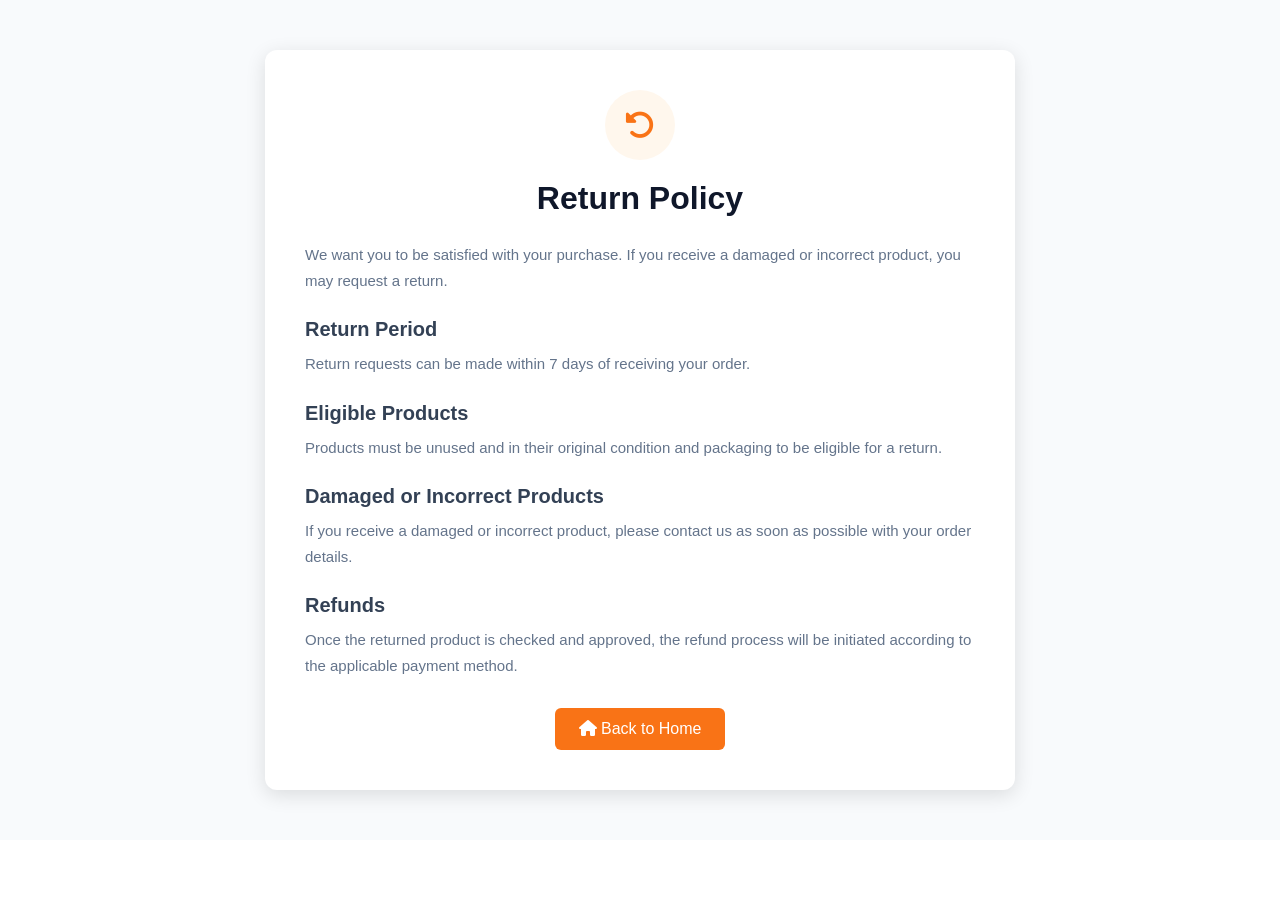
<file: return-policy.html>
<!DOCTYPE html>
<html lang="en">
<head>
    <meta charset="UTF-8">
    <meta name="viewport" content="width=device-width, initial-scale=1.0">

    <title>Return Policy</title>

    <link rel="stylesheet" href="style.css">

    <link rel="stylesheet"
        href="https://cdnjs.cloudflare.com/ajax/libs/font-awesome/6.7.2/css/all.min.css">
</head>

<body>

    <main class="policy-page">

        <div class="policy-box">

            <div class="policy-icon">
                <i class="fa-solid fa-rotate-left"></i>
            </div>

            <h1>Return Policy</h1>

            <p>
                We want you to be satisfied with your purchase.
                If you receive a damaged or incorrect product,
                you may request a return.
            </p>

            <h2>Return Period</h2>

            <p>
                Return requests can be made within 7 days of receiving
                your order.
            </p>

            <h2>Eligible Products</h2>

            <p>
                Products must be unused and in their original condition
                and packaging to be eligible for a return.
            </p>

            <h2>Damaged or Incorrect Products</h2>

            <p>
                If you receive a damaged or incorrect product,
                please contact us as soon as possible with your
                order details.
            </p>

            <h2>Refunds</h2>

            <p>
                Once the returned product is checked and approved,
                the refund process will be initiated according to
                the applicable payment method.
            </p>

            <button class="policy-home-btn"
                onclick="window.location.href='index.html'">

                <i class="fa-solid fa-house"></i>
                Back to Home

            </button>

        </div>

    </main>

    <script src="script.js"></script>

</body>
</html>
</file>
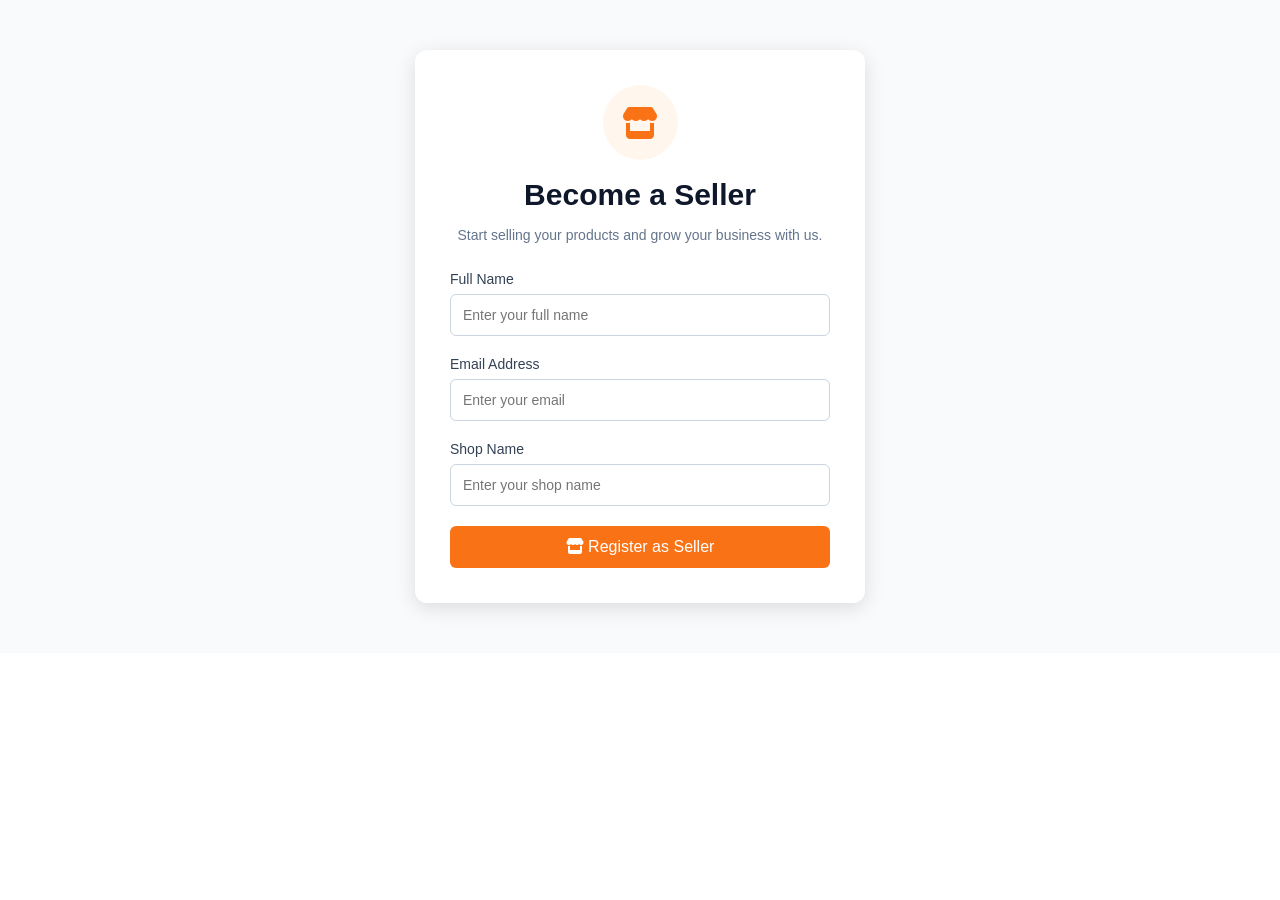
<file: seller.html>
<!DOCTYPE html>
<html lang="en">
<head>
    <meta charset="UTF-8">
    <meta name="viewport" content="width=device-width, initial-scale=1.0">

    <title>Become a Seller</title>

    <link rel="stylesheet" href="style.css">

    <link rel="stylesheet"
        href="https://cdnjs.cloudflare.com/ajax/libs/font-awesome/6.7.2/css/all.min.css">
</head>

<body>

    <main class="seller-page">

        <div class="seller-box">

            <div class="seller-icon">
                <i class="fa-solid fa-store"></i>
            </div>

            <h1>Become a Seller</h1>

            <p>
                Start selling your products and grow your business with us.
            </p>

            <form class="seller-form">

                <label for="sellerName">Full Name</label>
                <input
                    type="text"
                    id="sellerName"
                    placeholder="Enter your full name"
                    required>

                <label for="sellerEmail">Email Address</label>
                <input
                    type="email"
                    id="sellerEmail"
                    placeholder="Enter your email"
                    required>

                <label for="shopName">Shop Name</label>
                <input
                    type="text"
                    id="shopName"
                    placeholder="Enter your shop name"
                    required>

                <button type="submit" class="seller-submit-btn">
                    <i class="fa-solid fa-store"></i>
                    Register as Seller
                </button>

            </form>

        </div>

    </main>

    <script src="script.js"></script>

</body>
</html>
</file>
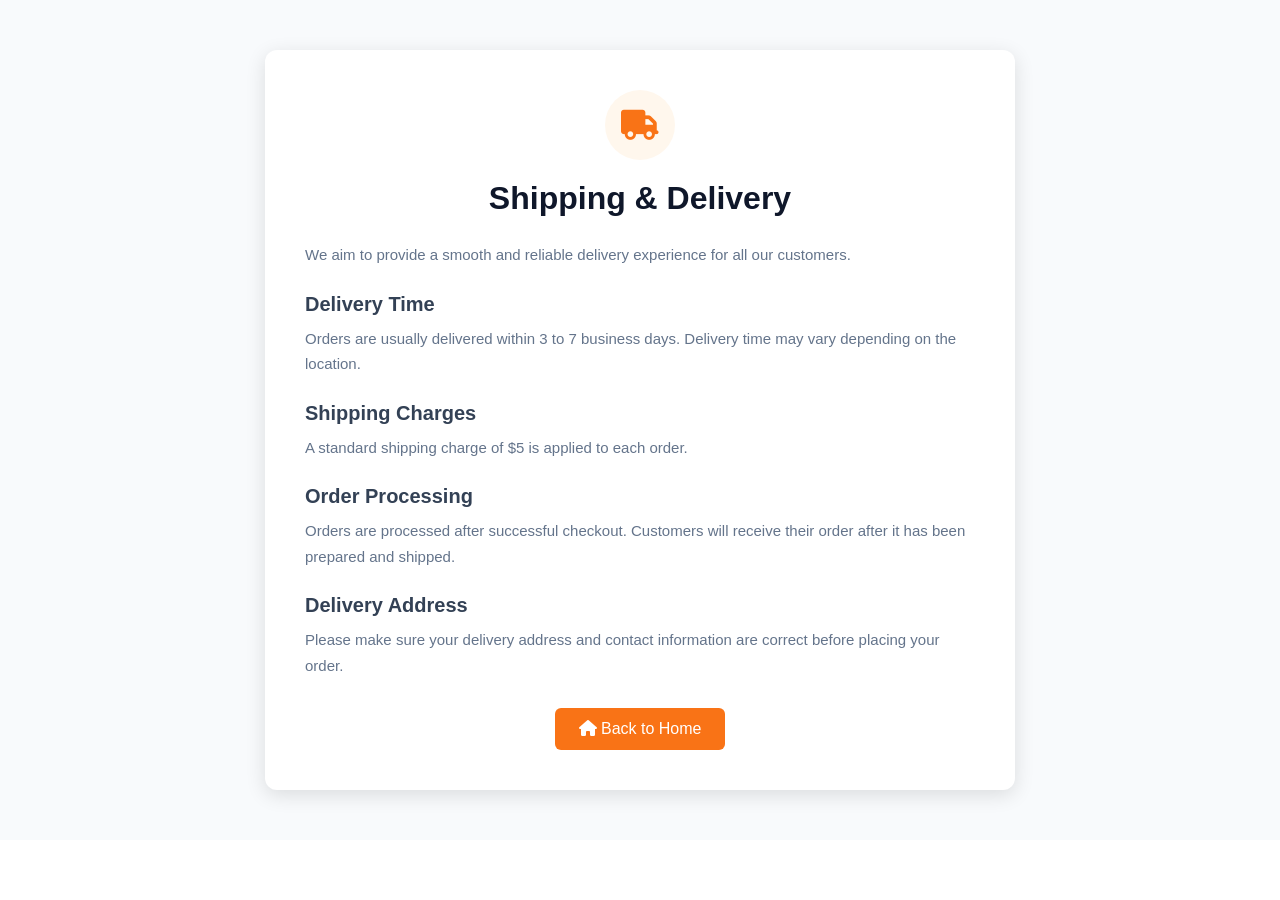
<file: shipping.html>
<!DOCTYPE html>
<html lang="en">
<head>
    <meta charset="UTF-8">
    <meta name="viewport" content="width=device-width, initial-scale=1.0">

    <title>Shipping & Delivery</title>

    <link rel="stylesheet" href="style.css">

    <link rel="stylesheet"
        href="https://cdnjs.cloudflare.com/ajax/libs/font-awesome/6.7.2/css/all.min.css">
</head>

<body>

    <main class="policy-page">

        <div class="policy-box">

            <div class="policy-icon">
                <i class="fa-solid fa-truck"></i>
            </div>

            <h1>Shipping & Delivery</h1>

            <p>
                We aim to provide a smooth and reliable delivery
                experience for all our customers.
            </p>

            <h2>Delivery Time</h2>

            <p>
                Orders are usually delivered within 3 to 7 business days.
                Delivery time may vary depending on the location.
            </p>

            <h2>Shipping Charges</h2>

            <p>
                A standard shipping charge of $5 is applied to each order.
            </p>

            <h2>Order Processing</h2>

            <p>
                Orders are processed after successful checkout.
                Customers will receive their order after it has been
                prepared and shipped.
            </p>

            <h2>Delivery Address</h2>

            <p>
                Please make sure your delivery address and contact
                information are correct before placing your order.
            </p>

            <button class="policy-home-btn"
                onclick="window.location.href='index.html'">
                <i class="fa-solid fa-house"></i>
                Back to Home
            </button>

        </div>

    </main>

    <script src="script.js"></script>

</body>
</html>
</file>
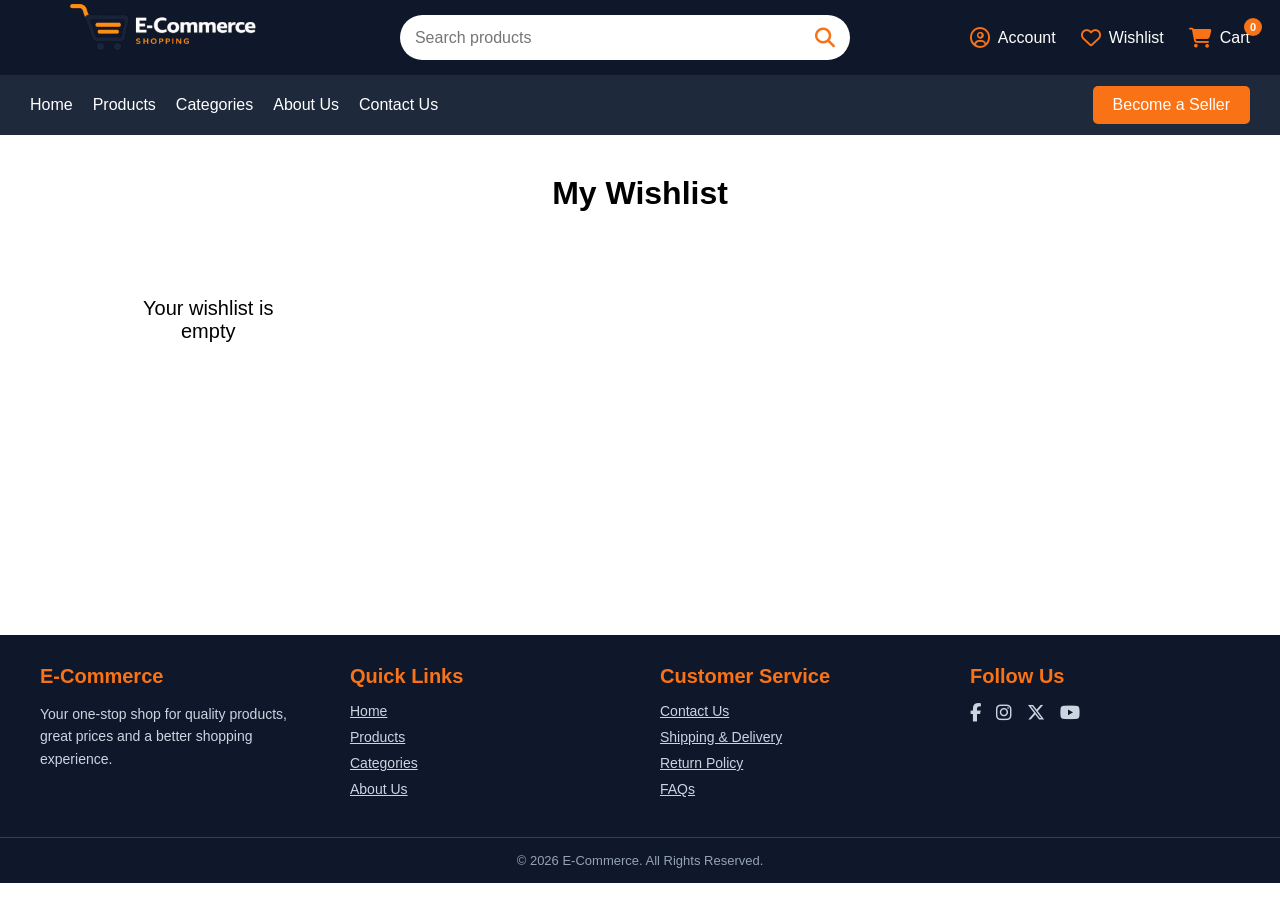
<file: wishlist.html>
<!DOCTYPE html>
<html lang="en">

<head>
    <meta charset="UTF-8">
    <meta name="viewport" content="width=device-width, initial-scale=1.0">

    <title>Wishlist</title>

    <link rel="stylesheet"
        href="https://cdnjs.cloudflare.com/ajax/libs/font-awesome/6.5.2/css/all.min.css">

    <link rel="stylesheet" href="style.css">
</head>

<body>

    <header class="header">

        <div class="logo">
            <a href="index.html">
                <img src="logo.png" alt="Logo">
            </a>
        </div>

        <div class="search-box">
            <input type="text" placeholder="Search products">
            <i class="fa-solid fa-magnifying-glass search-icon"></i>
        </div>

        <div class="header-icons">

            <a href="account.html" class="account">
                <i class="fa-regular fa-circle-user"></i>
                <span>Account</span>
            </a>

            <a href="wishlist.html" class="wishlist">
                <i class="fa-regular fa-heart"></i>
                <span>Wishlist</span>
            </a>

            <a href="cart.html" class="cart">
                <i class="fa-solid fa-cart-shopping"></i>
                 <span>Cart</span>
                  <span class="cart-count">0</span>
             </a>

        </div>

    </header>

    <nav class="navbar">

        <ul class="nav-links">

            <li><a href="index.html">Home</a></li>

            <li><a href="products.html">Products</a></li>

            <li><a href="category.html">Categories</a></li>

            <li><a href="about.html">About Us</a></li>

            <li><a href="contact.html">Contact Us</a></li>

        </ul>

        <button class="menu-btn">
            <i class="fa-solid fa-bars"></i>
        </button>

      <button class="seller-btn" onclick="window.location.href='seller.html'">
    Become a Seller
</button>

    </nav>

    <div class="side-menu">

        <button class="close-btn">
            <i class="fa-solid fa-xmark"></i>
        </button>

        <ul>

            <li><a href="index.html">Home</a></li>

            <li><a href="products.html">Products</a></li>

            <li><a href="category.html">Categories</a></li>

            <li><a href="about.html">About Us</a></li>

            <li><a href="contact.html">Contact Us</a></li>

        </ul>

    </div>

    <main class="wishlist-page">

        <h1>My Wishlist</h1>

        <div class="wishlist-container" id="wishlistContainer">

        </div>

    </main>


    <footer class="footer">

        <div class="footer-container">

            <div class="footer-section">

                <h3>E-Commerce</h3>

                <p>
                    Your one-stop shop for quality products,
                    great prices and a better shopping experience.
                </p>

            </div>


            <div class="footer-section">

                <h3>Quick Links</h3>

                <a href="index.html">Home</a>

                <a href="products.html">Products</a>

                <a href="category.html">Categories</a>

                <a href="about.html">About Us</a>

            </div>


            <div class="footer-section">

                <h3>Customer Service</h3>

                <a href="contact.html">Contact Us</a>

                <a href="shipping.html">Shipping & Delivery</a>

                <a href="return-policy.html">Return Policy</a>

                <a href="faqs.html">FAQs</a>

            </div>


            <div class="footer-section">

                <h3>Follow Us</h3>

                <div class="social-icons">

                    <a href="#">
                        <i class="fa-brands fa-facebook-f"></i>
                    </a>

                    <a href="#">
                        <i class="fa-brands fa-instagram"></i>
                    </a>

                    <a href="#">
                        <i class="fa-brands fa-x-twitter"></i>
                    </a>

                    <a href="#">
                        <i class="fa-brands fa-youtube"></i>
                    </a>

                </div>

            </div>

        </div>


        <div class="footer-bottom">

            <p>© 2026 E-Commerce. All Rights Reserved.</p>

        </div>

    </footer>


    <script src="script.js"></script>

</body>

</html>
</file>
<file: style.css>
*{
    margin: 0;
    padding: 0;
    font-family: Arial, sans-serif;
    box-sizing: border-box;
}

.header{
    width: 100%;
    height: 75px;
    background-color:#0f172a;
     display: flex;
    align-items: center;
    justify-content: space-between;
    padding: 0 30px;
}
.logo img{
    width: 250px;
    height: auto;
    
}
.search-box{
    width: 450px;
    height: 45px;
    background-color: white;
    border-radius:30px;
    display:flex;
    align-items: center;
    padding: 15px; 
}
.search-box input{
   flex: 1;
   border: none;
   outline: none;
   font-size: 16px;
   background-color: transparent;
   
}
.search-icon{
    color: #f97316;
    font-size: 20px;
    cursor: pointer;
}
.header-icons{
    display: flex;
    align-items: center;
    gap: 25px;
}
.account,.wishlist,.cart{
    display: flex;
    align-items: center;
    gap: 8px;
    color: white;
    cursor: pointer;
    font-size: 16px;
}
.account i,.wishlist i,.cart i{
    font-size: 20px;
    color: #f97316
}
.account:hover,.wishlist:hover,.cart:hover{
    color: #f97316;
}
.navbar{
    height: 50px;
    background-color: #1e293b;
    display: flex;
    align-items: center;
    justify-content: space-between;
    padding: 30px;
}
.nav-links{
    display: flex;
    list-style: none;
    gap: 20px;
}
.nav-links a{
    color: white;
    text-decoration: none;
    font-size: 16px;
}
.nav-links a:hover{
    color: #f97316;
}
.seller-btn{
    background-color:#f97316;
    color: white;
    border: none;
    padding: 10px 20px;
    border-radius: 5px;
    cursor: pointer;
    font-size: 16px;
}
.seller-btn:hover{
    background-color: #ea580c;
}
.hero img{
     width: 100%;
     height: 650px;
}
.categories{
    padding: 20px 40px 5px;
    background-color: rgba(245, 245, 245, 0.592);
}
.categories h2{
    text-align: center;
    font-size: 45px;
    color: #f97316;
    margin-bottom: 20px;
}
.category-container{
    display: flex;
    justify-content: space-evenly;
    flex-wrap: wrap;
    gap: 10px;
}
.category-card{
     width: 24%;
    height: 350px;
    background-color: white;
    border-radius: 12px;
    border: 1px solid #0f172a;
    transition: 0.3s;
}
.category-card:hover{
    transform: translateY(-5px);
    box-shadow: 0 8px 20px rgba(0, 0, 0, 0.15);
}
.category-card h3{
    text-align: center;
    font-size: 22px;
    color: #ea580c;
    padding: 5px 0px 5px;
}

.category-card img{
    width: 100%;
    height: 250px;
    padding: 10px;
    
}
.shop-now{
    display: block;
    padding: 10px;
    margin-left: 10px;
    margin-bottom: 10px;
    text-decoration: none;
    color: #f97316;
    font-size: 16px;
}

.shop-now:hover{
    color: #ea580c;
}
.sale-banner{
   width: 100%;
   
}
.sale-banner img{
    width: 100%;
    height: auto;
    display: block;
    margin-bottom: 20px; 
}
.featured-products{
    padding: 50px 40px 0;
    background-color: white;
}
.featured-products h2{
     text-align: center;
    font-size: 45px;
    color: #f97316;
    margin-bottom: 40px;
}
.product-container{
    display: flex;
    justify-content: space-evenly;
    flex-wrap: wrap;
    gap: 10px;
}
.product-card{
    width: 24%;
    height: 380px;
    background-color: white;
    border-radius: 12px;
    border: 1px solid #0f172a;
    position: relative;
    transition: 0.3s;
}
.product-card:hover{
    transform: translateY(-5px);
    box-shadow: 0 8px 20px rgba(0, 0, 0, 0.15);
}
.product-card img{
     width: 100%;
    height: 250px;
    padding: 10px;
}
.product-card h3{
    text-align: center;
    font-size: 22px;
    color: #ea580c;
    padding: 5px 0px 5px;
}
.rating{
    text-align: center;
    color: #f97316;
    font-size: 13px;
    margin: 1px 0;
}
.rating span{
    color: #64748b;
    font-size: 10px;
}
.price{
    text-align: center;
    color: #003D4D;
    font-size: 17px;
    font-weight: bold;
    margin: 10px 0;
}
.product-card button{
    display: block;
    margin: 0 auto;
    padding: 5px 15px;
    background-color: #f97316;
    color: white;
    border: none;
    border-radius: 3px;
    cursor: pointer;
    font-size: 14px;
    transition: 0.3;
}
.product-card button:hover{
    transform: translateY(-2px);
    background-color: #ea580c;
}
.product-card .wishlist-btn{
    position: absolute;
    top: 1px;
    right: 5px;
    background-color: transparent;
    color: #f97316;
    border: none;
    font-size: 20px;
    cursor: pointer;
}

.product-card .wishlist-btn:hover{
    background-color: transparent;
    color: #ea580c;
}
.menu-btn{
    display: none;
    background: transparent;
    border: none;
    color: white;
    font-size: 25px;
    cursor: pointer;
}
@media (max-width: 768px){

    .nav-links{
        display: none;
    }

    .menu-btn{
        display: block;
    }

}
.side-menu{
    position: fixed;
    top: 0;
    width: 280px;
    height: 100vh;
    background-color: #0f172a;
    padding: 25px;
    z-index: 1000;
    transition: 0.3s;
}

.close-btn{
    display: block;
    margin-left: auto;
    background: transparent;
    border: none;
    color: white;
    font-size: 25px;
    cursor: pointer;
}

.side-menu ul{
    list-style: none;
    margin-top: 40px;
}
.side-menu li{
    margin-bottom: 25px;
}

.side-menu a{
    color: white;
    text-decoration: none;
    font-size: 18px;
}

.side-menu a:hover{
    color: #f97316;
}
@media (max-width: 768px){

    .header{
        height: auto;
        padding: 12px 15px;
        display: flex;
        flex-wrap: wrap;
        gap: 12px;
    }
    .logo img{
        width: 140px;
    }
    .header-icons{
        gap: 12px;
        margin-left: auto;
    }
    .account span,
    .wishlist span,
    .cart span{
        display: none;
    }
    .account i,
    .wishlist i,
    .cart i{
        font-size: 20px;
    }
    .search-box{
        width: 100%;
        order: 3;
    }
    .navbar{
        height: 55px;
        padding: 0 15px;
    }
    .nav-links{
        display: none;
    }
    .menu-btn{
        display: block;
    }
    .hero img{
    width: 100%;
    height: auto;
    display: block;
    object-fit: cover;
}
.categories{
    padding: 20px 15px 10px;
}
.categories h2{
    font-size: 30px;
    margin-bottom: 20px;
}
.category-container{
    gap: 12px;
}
.category-card{
    width: calc(50% - 6px);
    height: 300px;
}
.category-card h3{
    font-size: 17px;
    padding: 8px 3px;
}
.category-card img{
    width: 100%;
    height: 210px;
    padding: 8px;
}
.shop-now{
    padding: 6px;
    margin-left: 6px;
    margin-bottom: 6px;
    font-size: 14px;
}
.sale-banner{
    width: 100%;
}
.sale-banner img{
    width: 100%;
    height: auto;
    display: block;
    margin-bottom: 10px;
}
.featured-products{
    padding: 30px 15px;
}
.featured-products h2{
    font-size: 30px;
    margin-bottom: 25px;
}
.product-container{
    gap: 12px;
}
.product-card{
    width: calc(50% - 6px);
    height: 350px;
}
.product-card img{
    width: 100%;
    height: 190px;
    padding: 8px;
    object-fit: contain;
}
.footer-container{
    flex-direction: column;
    padding: 35px 20px;
    gap: 30px;
}

.footer-section{
    width: 100%;
}

.footer-section h3{
    font-size: 18px;
}
.categories-page{
    padding: 30px 15px;
}
.categories-intro h1{
    font-size: 30px;
}
.category-page-box{
    width: 100%;
}
.category-page-box img{
height: 230px;
}
.about-page{
    padding: 30px 15px;
}
.about-page > h1{
    font-size:32px;
    margin-bottom: 30px;
}
.about-intro h2{
    font-size: 25px;
}
.about-intro p{
    font-size: 14px;
}
.about-features h2{
    font-size: 25px;
}
.about-container{
    gap: 15px;
}
.about-card{
    width: 100%;
}

}
.footer{
    background-color: #0f172a;
    color: white;
    margin-top: 0;
}
.footer-container{
    display: flex;
    justify-content: center;
    gap: 40px;
    padding: 30px 40px;
}
.footer-section{
    width: 30%;
}
.footer-section h3{
    color: #f97316;
    font-size: 20px;
    margin-bottom: 15px;
}
.footer-section p{
    color: #cbd5e1;
    font-size: 14px;
    line-height: 1.6;
}
.footer-section a{
    display: block;
    color: #cbd5e1;
    font-size: 14px;
    margin-bottom: 10px;
}
.footer-section a:hover{
     color: #f97316;
}
.social-icons{
    display: flex;
    gap: 15px;
}

.social-icons a{
    font-size: 18px;
    margin: 0;
}

.footer-bottom{
    border-top: 1px solid #334155;
    text-align: center;
    padding: 15px;
}

.footer-bottom p{
    color: #94a3b8;
    font-size: 13px;
}
.products-page h1{
    text-align: center;
    font-size: 45px;
    color: #f97316;
    margin-bottom: 25px;
}
.product-category{
    margin-bottom: 50px;
}

.product-category h2{
    text-align: left;
    font-size: 32px;
    color: #334155;
    margin-bottom: 15px;
    margin-top: 10px;
}
.categories-page{
    padding:40px;
    background-color: #f8fafc;
}
.category-intro{
    text-align: center;
    padding: 30px 20px 25px;
    background-color:white;
}
.category-intro h1{
    font-size: 45px;
    color: #0f172a;
    margin-bottom: 5px;
}
.category-intro p{
    color: #f97316;
    font-size: 18px;
}
.categories-section{
    padding: 10px 40px 50px;
}
.category-page-container{
    display: flex;
    justify-content:space-evenly;
    flex-wrap: wrap;
    gap: 20px;
}
.category-page-box{
    width: 30%;
    background-color:white;
    border: 1px solid #334155;
    border-radius: 12px;
    padding: 10px;
    display: flex;
    flex-direction: column;
}
.category-page-box h3{
    text-align: left;
    color: #ea580c;
    font-size:22px;
    margin-bottom: 10px;
    min-height: 52px;
}

.category-page-box img{
    width: 100%;
    height: 220px;
    object-fit: contain;
}
.category-page-box a{
    display: block;
    text-align: right;
    color: #f97316;

    margin-top: 8px;
}
.category-page-box a:hover{
    color: #ea580c;
}
.about-page{
    padding: 50px 40px;
    background-color: #f8fafc
}
.about-page > h1{
text-align: center;
font-size: 45px;
color: #ea580c;
margin-bottom: 40px;
}
.about-intro{
    max-width: 900px;
    margin: 0 auto 50px;
    text-align: center;
}
.about-intro h2{
    font-size: 30px;
    color: #f97316;
    margin-bottom: 20px;
}
.about-intro p{
color: #475569;
font-size: 16px;
line-height: 1.7;
margin-bottom: 12px;
}

.about-features{
    text-align: center;
}
.about-features h2{
    font-size: 32px;
    color: #ea580c;
    margin-bottom: 30px;
}
.about-container{
    display: flex;
    justify-content: center;
    gap: 25px;
    flex-wrap: wrap;
}
.about-card{
    width: 300px;
    min-height: 200px;
    background-color: white;
    border: 1px solid #0f172a;
    border-radius: 12px;
    padding: 25px 20px;
    transition: 0.3s;
}
.about-card:hover{
    transform: translateY(-0.5);
    box-shadow: 0 8px 20px rgba(0, 0, 0, 0.15);
}
.about-card i{
font-size: 35px;
color: #f97316;
margin-bottom: 15px;
}
.about-card h3{
color: #0f172a;
font-size: 21px;
margin-bottom: 10px;
}
.about-card p{
    color: #64748b;
    font-size: 14px;
    line-height: 1.6;
}
.contact-page{
    padding: 50px 40px;
    background-color: #f8fafc;
    min-height: 600px;
}

.contact-page h1{
    text-align: center;
    font-size: 45px;
    color: #0f172a;
    margin-bottom: 15px;
}
.contact-intro{
    text-align: center;
    color: #f97316;
    font-size: 16px;
    margin-bottom: 40px;
}
.contact-container{
    display: flex;
    justify-content: center;
    gap: 40px;
    max-width: 1000px;
    margin: auto;
}
.contact-info{
    width: 40%;
    background-color: white;
    border: 1px solid #0f172a;
    border-radius: 12px;
    padding: 30px;
}
.contact-form{
    width: 50%;
    background-color: white;
    border: 1px solid #0f172a;
    border-radius: 12px;
    padding: 30px;
}

.contact-info h2{
    color: #ea580c;
    font-size: 28px;
    margin-bottom: 25px;
}

.contact-info p{
    color: #64748b;
    font-size: 15px;
    margin-bottom: 22px;
    line-height: 1.5;
}
.contact-info i{
    color: #0f172a;
    font-size: 18px;
    width: 25px;
    margin-right: 8px;
}

.contact-form h2{
    color: #ea580c;
    font-size: 28px;
    margin-bottom: 35px;
}

.contact-form label{
    display: block;
    color: #334155;
    font-size: 14px;
    margin-bottom: 6px;
}

.contact-form input,
.contact-form textarea{
    width: 100%;
    padding: 12px;
    margin-bottom: 18px;
    border: 1px solid #cbd5e1;
    border-radius: 6px;
    outline: none;
    font-family: Arial, sans-serif;
    font-size: 14px;
}

.contact-form input:focus,
.contact-form textarea:focus{
    border-color: #f97316;
}

.contact-form textarea{
    resize: vertical;
}

.contact-form button{
    display: block;
    padding: 10px 18px;
    background-color: #f97316;
    color: white;
    border: none;
    border-radius: 5px;
    cursor: pointer;
    font-size: 15px;
    margin: auto;
    transition: 0.3s;
}
.contact-form button:hover{
    background-color: #ea580c;
    transform: translateY(-2px);
}
.side-menu{
    position: fixed;
    top: 0;
    left: -280px;
    width: 280px;
    height: 100vh;
    background-color: #0f172a;
    padding: 25px;
    z-index: 1000;
    transition: 0.3s;
}

.close-btn{
    display: block;
    margin-left: auto;
    background: transparent;
    border: none;
    color: white;
    font-size: 25px;
    cursor: pointer;
}

.side-menu ul{
    list-style: none;
    margin-top: 40px;
}

.side-menu li{
    margin-bottom: 25px;
}

.side-menu a{
    color: white;
    text-decoration: none;
    font-size: 18px;
}

.side-menu a:hover{
    color: #f97316;
}
.wishlist{
    text-decoration: none;
    color: white;
}
.wishlist-page{ 
padding: 40px 6%;
 min-height: 500px; 
}
.wishlist-page h1{
text-align: center;
margin-bottom: 35px;
font-size: 32px;
}
.wishlist-container{
    display: grid;
    grid-template-columns: repeat(4, 1fr);
    gap: 25px;
}
.wishlist-card{
    position: relative;
    background-color: white;
    border-radius: 12px;
    padding: 20px;
    text-align: center;
    box-shadow: 0 3px 12px rgba(0, 0, 0, 0.12);
}
.wishlist-card img{
    width: 100%;
    height: 200px;
    object-fit: contain;
    margin-bottom: 15px;
}
.wishlist-card h3{
    font-size: 16px;
    margin-bottom: 10px;
}
.wishlist-card .wishlist-price{
    text-align: center;
    color: #003D4D;
    font-size: 17px;
    font-weight: bold;
    margin: 10px 0;
}
.remove-wishlist{
    border: none;
    background: none;
    cursor: pointer;
    font-size: 18px;
    position: absolute;
    top: 12px;
    right: 12px;
}
.wishlist-cart-btn{
    border: none;
    padding: 10px 18px;
    border-radius: 6px;
    cursor: pointer;
    font-size: 16px;
}
.empty-wishlist{
    text-align: center;
    font-size: 20px;
    padding: 50px;
}
@media (max-width: 1000px) {
    .wishlist-container {
     grid-template-columns: repeat(3, 1fr); 
    }
}
@media (max-width: 750px){
    .wishlist-container{
        grid-template-columns: repeat(2, 1fr);
    }
}
@media(max-width: 500px){
    .wishlist-container{
        grid-template-columns: 1fr;
    }
    .wishlist-page{
        padding: 30px 5%;
    }
}

.account{
    text-decoration: none;
}
.account-page{
    min-height: 600px;
    padding: 60px 20px;
    background-color: #f8fafc;
    display: flex;
    justify-content: center;
    align-items: center;
}
.account-box{
    width: 420px;
    background-color: white;
    border-radius: 12px;
    padding: 35px;
    box-shadow: 0 5px 20px rgba(0, 0, 0, 0.12);
    text-align: center;
}
.account-icon{
width: 70px;
 height: 70px; 
 margin: 0 auto 15px;
 border-radius: 50%;
background-color: #fff7ed;
display: flex;
justify-content: center; 
align-items: center;
}
.account-icon i{
font-size: 30px;
color: #f97316; 
}
.account-box h1{
    font-size: 30px;
    color: #0f172a;
    margin-bottom: 30px;
}
.account-welcome{
    color: #64748b;
    font-size: 14px;
    margin-bottom: 30px;
}
.account-form{
    text-align: left;
}
.account-form label{
    display: block;
    color: #334155;
    font-size: 14px;
    margin-bottom: 7px;
}
.account-form input{
    width: 100%;
    padding: 12px;
    margin-bottom: 20px;
    border: 1px solid #cbd5e1;
    border-radius: 6px;
    outline: none;
    font-size: 14px;
}
.account-form input:focus{
    border-color: #f97316;
}
.login-btn{
    width: 100%;
    padding: 12px;
    background-color: #f97316;
    color: white;
    border: none;
    border-radius: 6px;
    cursor: pointer;
    font-size: 16px;
    transition: 0.3s;
}
.login-btn:hover{
    background-color: #ea580c;
    transform: translateY(-2px);
}
.create-account{
    margin-top: 20px;
    color: #64748b;
    font-size: 14px;
}
.create-account a{
    color: #f97316;
    text-decoration: none;
    font-weight: bold;
}
.create-account a:hover{
    color: #ea580c;
}
@media(max-width: 500px){
    .account-page{
        padding: 40px 15px;
    }
    .account-box{
        width: 100%;
        padding: 25px 20px;
    }
    .account-box h1{
        font-size: 28px;
    }
}
.create-account-page{
    width: 100%;
    padding: 40px 20px;
    min-height: 100vh;
    background-color: #f8fafc;
    display: flex;
    justify-content: center;
    align-items: center;
}
.create-account-box{
    width: 100%;
    padding: 35px;
    max-width: 400px;
    margin: 0;
    background-color: white;
    border-radius: 12px;
    box-shadow: 0 5px 20px rgba(0, 0, 0, 0.12);
    text-align: center;
}
.create-account-box .create-account-icon{
    width: 70px;
    height: 70px;
    margin: 0 auto 15px;
    border-radius: 50%;
    background-color: #fff7ed;
    display: flex;
    justify-content: center;
    align-items: center;
}
.create-account-box .create-account-icon i{
    font-size: 28px;
}
.create-account-box h1{
    font-size: 32px;
    color: #0f172a;
    margin-bottom: 30px;
}
.create-account-welcome{
    color: #64748b;
    font-size: 14px;
    margin-bottom: 30px;
    line-height: 1.6;
}
.create-account-form{
    text-align: left;
}
.create-account-form label{
    display: block;
    color: #334155;
    font-size: 14px;
    margin-bottom: 7px;
}
.create-account-form input{
    width: 100%;
    padding: 12px;
    margin-bottom: 20px;
    border: 1px solid #cbd5e1;
    border-radius: 6px;
    outline: none;
    font-size: 14px;
}
.create-account-form input:focus{
    border-color: #f97316;
}
.create-account-btn{
    width: 100%;
    padding: 12px;
    background-color: #f97316;
    color: white;
    border: none;
    border-radius: 6px;
    cursor: pointer;
    font-size: 16px;
    margin-top: 10px;
}
.create-account-btn:hover{
    background-color: #ea580c;
    transform: translateY(-2px);
}
.account-login{
    margin-top: 20px;
    font-size: 14px;
    color: #64748b;
}
.account-login a{
    color: #f97316;
    text-decoration: none;
    font-weight: bold;
}
.account-login a:hover{
    color: #ea580c;
}
.logout-btn{
    width: 100%;
    padding: 12px;
    margin-top: 15px;
    background-color: #0f172a;
    color: white;
    border: none;
    border-radius: 6px;
    cursor: pointer;
    font-size: 16px;
}

.logout-btn:hover{
    background-color: #1e293b;
}
@media(max-width: 500px){
    .create-account{
        padding: 20px 15px;
    }
    .create-account-box{
        width: 100%;
        padding: 25px 20px;
    }
    .create-account-box h1{
        font-size: 28px;
    }
}

.cart{
    text-decoration: none;
    color: white;
}
.cart-page{
    padding: 40px 6%;
    min-height: 500px;
    background-color: #f8fafc;
}

.cart-page h1{
    text-align: center;
    font-size: 32px;
    margin-bottom: 35px;
    color: #0f172a;
}

.cart-container{
    display: flex;
    flex-direction: column;
    gap: 20px;
    max-width: 900px;
    margin: auto;
}

.cart-card{
    position: relative;
    background-color: white;
    border-radius: 12px;
    padding: 20px;
    display: flex;
    align-items: center;
    gap: 25px;
    box-shadow: 0 3px 12px rgba(0, 0, 0, 0.12);
}

.cart-card img{
    width: 130px;
    height: 130px;
    object-fit: contain;
}

.cart-details{
    flex: 1;
}

.cart-details h3{
    font-size: 18px;
    color: #334155;
    margin-bottom: 10px;
}

.cart-price{
    color: #003D4D;
    font-size: 17px;
    font-weight: bold;
    margin-bottom: 15px;
}

.quantity{
    display: flex;
    align-items: center;
    gap: 10px;
}

.quantity button{
    width: 30px;
    height: 30px;
    border: none;
    background-color: #f97316;
    color: white;
    border-radius: 5px;
    cursor: pointer;
    font-size: 18px;
}

.quantity span{
    font-size: 16px;
    font-weight: bold;
}

.remove-cart{
    position: absolute;
    top: 12px;
    right: 12px;
    border: none;
    background: none;
    color: #64748b;
    cursor: pointer;
    font-size: 18px;
}

.remove-cart:hover{
    color: #ea580c;
}

.cart-summary{
    max-width: 900px;
    margin: 30px auto 0;
    padding: 25px;
    background-color: white;
    border-radius: 12px;
    box-shadow: 0 3px 12px rgba(0, 0, 0, 0.12);
    text-align: right;
}

.cart-total{
    font-size: 22px;
    font-weight: bold;
    color: #0f172a;
    margin-bottom: 15px;
}

.checkout-btn{
    border: none;
    padding: 12px 25px;
    background-color: #f97316;
    color: white;
    border-radius: 6px;
    cursor: pointer;
    font-size: 16px;
}

.checkout-btn:hover{
    background-color: #ea580c;
}

.empty-cart{
    text-align: center;
    font-size: 20px;
    padding: 50px;
    color: #64748b;
}

@media(max-width: 600px){

    .cart-page{
        padding: 30px 5%;
    }

    .cart-card{
        padding: 15px;
        gap: 15px;
    }

    .cart-card img{
        width: 90px;
        height: 90px;
    }

    .cart-details h3{
        font-size: 15px;
    }

    .cart-price{
        font-size: 15px;
    }

    .cart-summary{
        text-align: center;
    }

}
.checkout-page{
    padding: 40px 6%;
    min-height: 600px;
    background-color: #f8fafc;
}
.checkout-page h1{
    text-align: center;
    font-size: 32px;
    color: #0f172a;
    margin-bottom: 35px;
}
.checkout-container{
    display: grid;
    max-width: 900px;
    margin: auto;
    gap: 30px;
    grid-template-columns: 1.3fr 1fr;
}
.checkout-box{
    background-color: white;
    border-radius: 12px;
    padding: 30px;
    box-shadow: 0 3px 12px rgba(0, 0, 0, 0.12);
}
.checkout-box h2{
    font-size: 22px;
    color: #0f172a;
    margin-bottom: 20px;
}
.checkout-box h2 i{
    color: #f97316;
    margin-right: 8px;
}
.checkout-box label{
    display: block;
    color: #334155;
    font-size: 14px;
}
.checkout-box input 
.checkout-box textarea{
    width: 100%;
    padding: 12px;
    margin-bottom: 18px;
    border: 1px solid #cbd5e1;
    border-radius: 6px;
    outline: none;
    font-size: 14px;
    box-sizing: border-box;
}
.checkout-box textarea{
    height: 100px;
    resize: vertical;
}
.checkout-box input:focus,
.checkout-box textarea:focus{
    border-color: #f97316;
}
.place-order-btn{
    width: 100%;
    padding: 12px;
    background-color: #f97316;
    color: white;
    border: none;
    border-radius: 6px;
    cursor: pointer;
    font-size: 16px;
    margin-top: 5px;
}
.place-order-btn:hover{
    background-color: #ea580c;
}
.checkout-item img{
    width: 60px;
    height: 60px;
    object-fit: contain;
}
.checkout-item-details{
    flex: 1;
}
.checkout-item-details h3{
    font-size: 14px;
    color: #334155;
    margin-bottom: 5px;
}
.checkout-item-details p{
    font-size: 13px;
    color: #64748b;
}
.summary-line{
    display: flex;
    justify-content: space-between;
    margin-top: 18px;
    color: #475569;
}
.summary-total{
    display: flex;
    justify-content: space-between;
    font-size: 21px;
    font-weight: bold;
    color: #0f172a;
    margin-top: 20px;
}
.checkout-empty{
    text-align: center;
    color: #64748b;
    padding: 20px 0;
}

@media(max-width: 750px){
    .checkout-page{
        padding: 35px 5%;
    }
    .checkout-container{
        grid-template-columns: 1fr;
    }
    .checkout-box{
        padding: 25px 20px;
    }
}
 .cart {
  position: relative;
  text-decoration: none;
  color: white;
}

.cart-count {
  position: absolute;
  top: -10px;
  right: -12px;
  min-width: 18px;
  height: 18px;
  padding: 0 4px;
  background-color: #f97316;
  color: white;
  border-radius: 50%;
  font-size: 11px;
  display: flex;
  align-items: center;
  justify-content: center;
  font-weight: bold;
}

.order-success-page {
  min-height: 600px;
  padding: 50px 20px;
  background-color: #f8fafc;
  display: flex;
  justify-content: center;
  align-items: center;
}

.order-success-box {
  width: 100%;
  max-width: 550px;
  padding: 45px 35px;
  background-color: white;
  border-radius: 12px;
  box-shadow: 0 5px 20px rgba(0,0,0,.12);
  text-align: center;
}

.success-icon {
  width: 80px;
  height: 80px;
  margin: 0 auto 20px;
  background-color: #dcfce7;
  border-radius: 50%;
  display: flex;
  justify-content: center;
  align-items: center;
}

.success-icon i {
  font-size: 38px;
  color: #16a34a;
}

.order-success-box h1 {
  font-size: 30px;
  color: #0f172a;
  margin-bottom: 15px;
}

.order-success-box p {
  color: #64748b;
  font-size: 15px;
  line-height: 1.6;
}

.order-message {
  margin-top: 8px;
}

.continue-shopping-btn {
  margin-top: 25px;
  padding: 12px 25px;
  background-color: #f97316;
  color: white;
  border: none;
  border-radius: 6px;
  cursor: pointer;
  font-size: 16px;
}

.continue-shopping-btn:hover {
  background-color: #ea580c;
  transform: translateY(-2px);
}

@media (max-width: 500px) {
  .order-success-page {
    padding: 35px 15px;
  }

  .order-success-box {
    padding: 35px 20px;
  }

  .order-success-box h1 {
    font-size: 25px;
  }

  .success-icon {
    width: 70px;
    height: 70px;
  }

  .success-icon i {
    font-size: 32px;
  }
}

.seller-page {
  min-height: 600px;
  padding: 50px 20px;
  background-color: #f8fafc;
  display: flex;
  justify-content: center;
  align-items: center;
}

.seller-box {
  width: 100%;
  max-width: 450px;
  padding: 35px;
  background-color: white;
  border-radius: 12px;
  box-shadow: 0 5px 20px rgba(0,0,0,.12);
  text-align: center;
}

.seller-icon {
  width: 75px;
  height: 75px;
  margin: 0 auto 18px;
  background-color: #fff7ed;
  border-radius: 50%;
  display: flex;
  justify-content: center;
  align-items: center;
}

.seller-icon i {
  font-size: 32px;
  color: #f97316;
}

.seller-box h1 {
  font-size: 30px;
  color: #0f172a;
  margin-bottom: 12px;
}

.seller-box > p {
  color: #64748b;
  font-size: 14px;
  line-height: 1.6;
  margin-bottom: 25px;
}

.seller-form {
  text-align: left;
}

.seller-form label {
  display: block;
  color: #334155;
  font-size: 14px;
  margin-bottom: 7px;
}

.seller-form input {
  width: 100%;
  padding: 12px;
  margin-bottom: 20px;
  border: 1px solid #cbd5e1;
  border-radius: 6px;
  outline: none;
  font-size: 14px;
  box-sizing: border-box;
}

.seller-form input:focus {
  border-color: #f97316;
}

.seller-submit-btn {
  width: 100%;
  padding: 12px;
  background-color: #f97316;
  color: white;
  border: none;
  border-radius: 6px;
  cursor: pointer;
  font-size: 16px;
}

.seller-submit-btn:hover {
  background-color: #ea580c;
  transform: translateY(-2px);
}

@media (max-width: 500px) {

  .seller-page {
    padding: 35px 15px;
  }

  .seller-box {
    padding: 25px 20px;
  }

  .seller-box h1 {
    font-size: 27px;
  }

}

.policy-page {
  min-height: 600px;
  padding: 50px 20px;
  background-color: #f8fafc;
  display: flex;
  justify-content: center;
  align-items: center;
}

.policy-box {
  width: 100%;
  max-width: 750px;
  padding: 40px;
  background-color: white;
  border-radius: 12px;
  box-shadow: 0 5px 20px rgba(0,0,0,.12);
}

.policy-icon {
  width: 70px;
  height: 70px;
  margin: 0 auto 20px;
  background-color: #fff7ed;
  border-radius: 50%;
  display: flex;
  justify-content: center;
  align-items: center;
}

.policy-icon i {
  font-size: 30px;
  color: #f97316;
}

.policy-box h1 {
  text-align: center;
  font-size: 32px;
  color: #0f172a;
  margin-bottom: 25px;
}

.policy-box h2 {
  font-size: 20px;
  color: #334155;
  margin-top: 25px;
  margin-bottom: 10px;
}

.policy-box p {
  color: #64748b;
  font-size: 15px;
  line-height: 1.7;
  margin-bottom: 10px;
}

.policy-home-btn {
  display: block;
  margin: 30px auto 0;
  padding: 12px 24px;
  background-color: #f97316;
  color: white;
  border: none;
  border-radius: 6px;
  cursor: pointer;
  font-size: 16px;
}

.policy-home-btn:hover {
  background-color: #ea580c;
  transform: translateY(-2px);
}

@media (max-width: 600px) {

  .policy-page {
    padding: 35px 15px;
  }

  .policy-box {
    padding: 25px 20px;
  }

  .policy-box h1 {
    font-size: 27px;
  }

  .policy-box h2 {
    font-size: 18px;
  }

}
</file>
